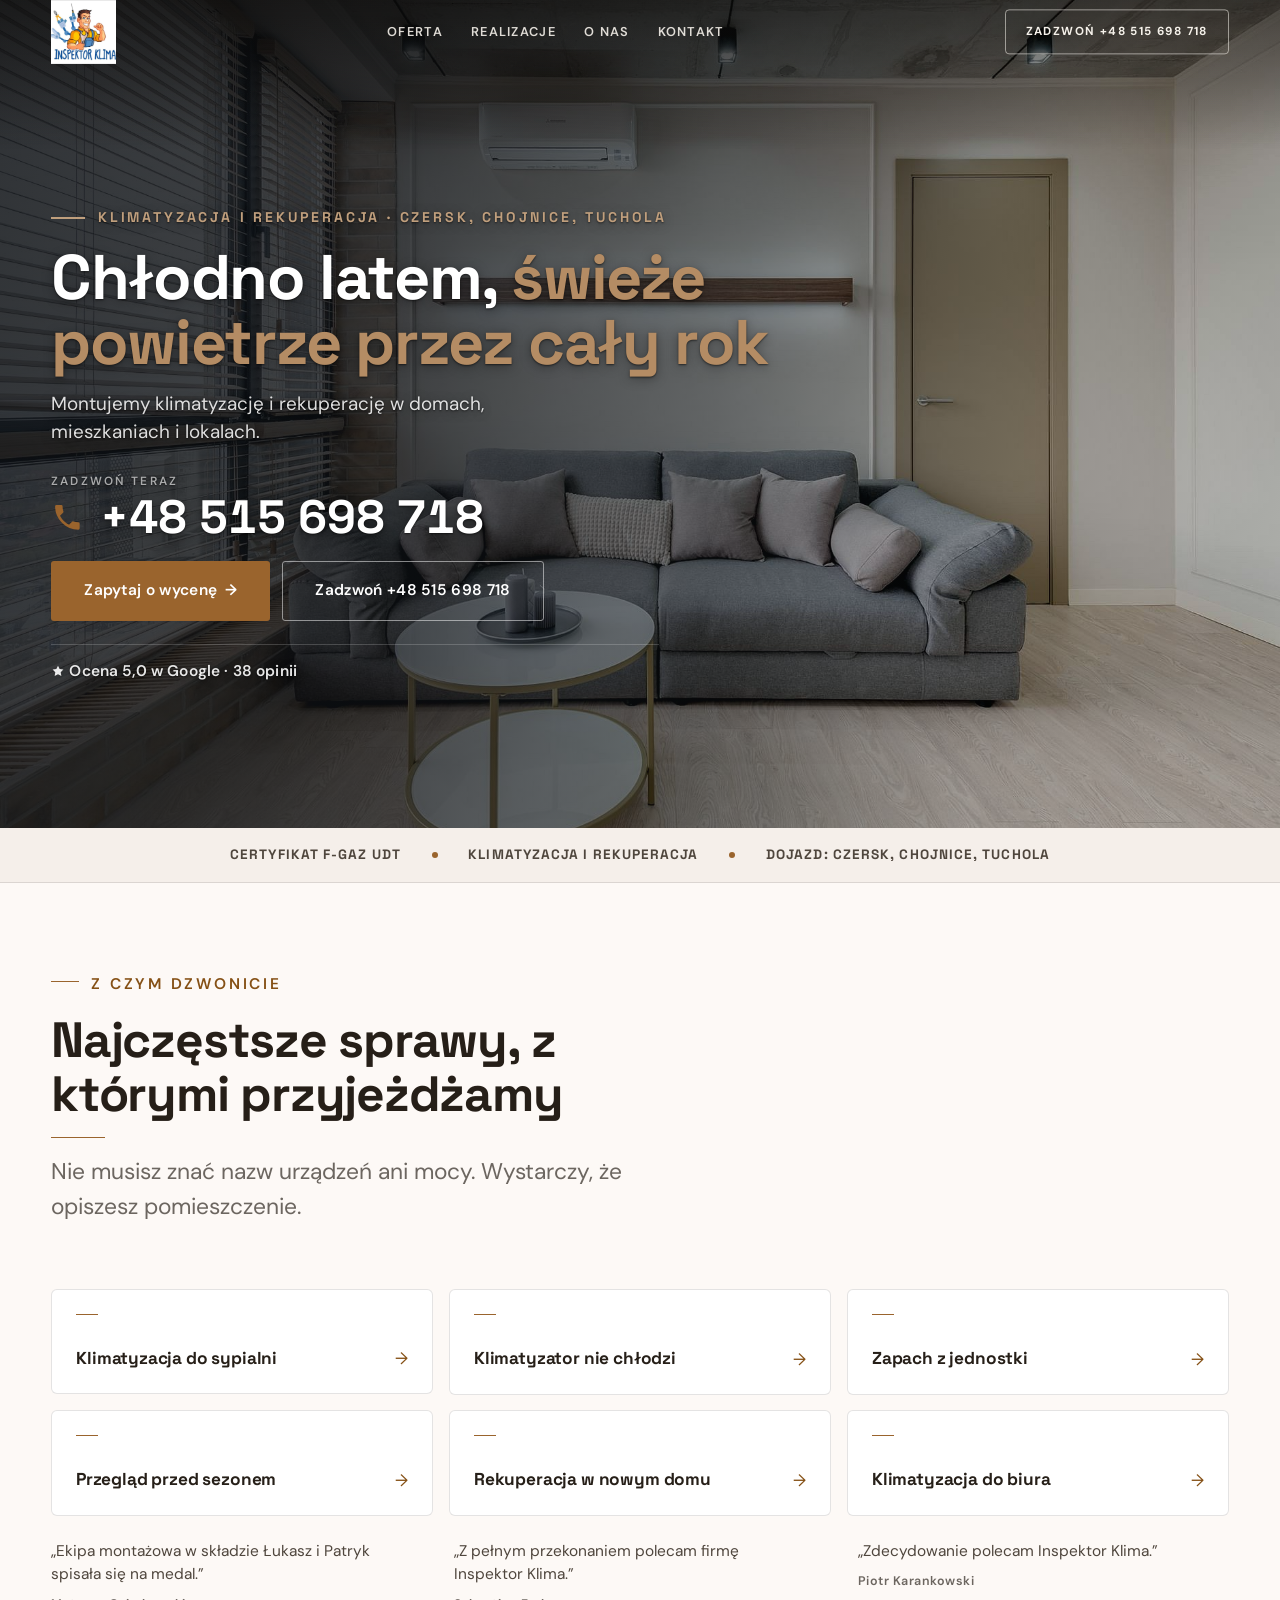
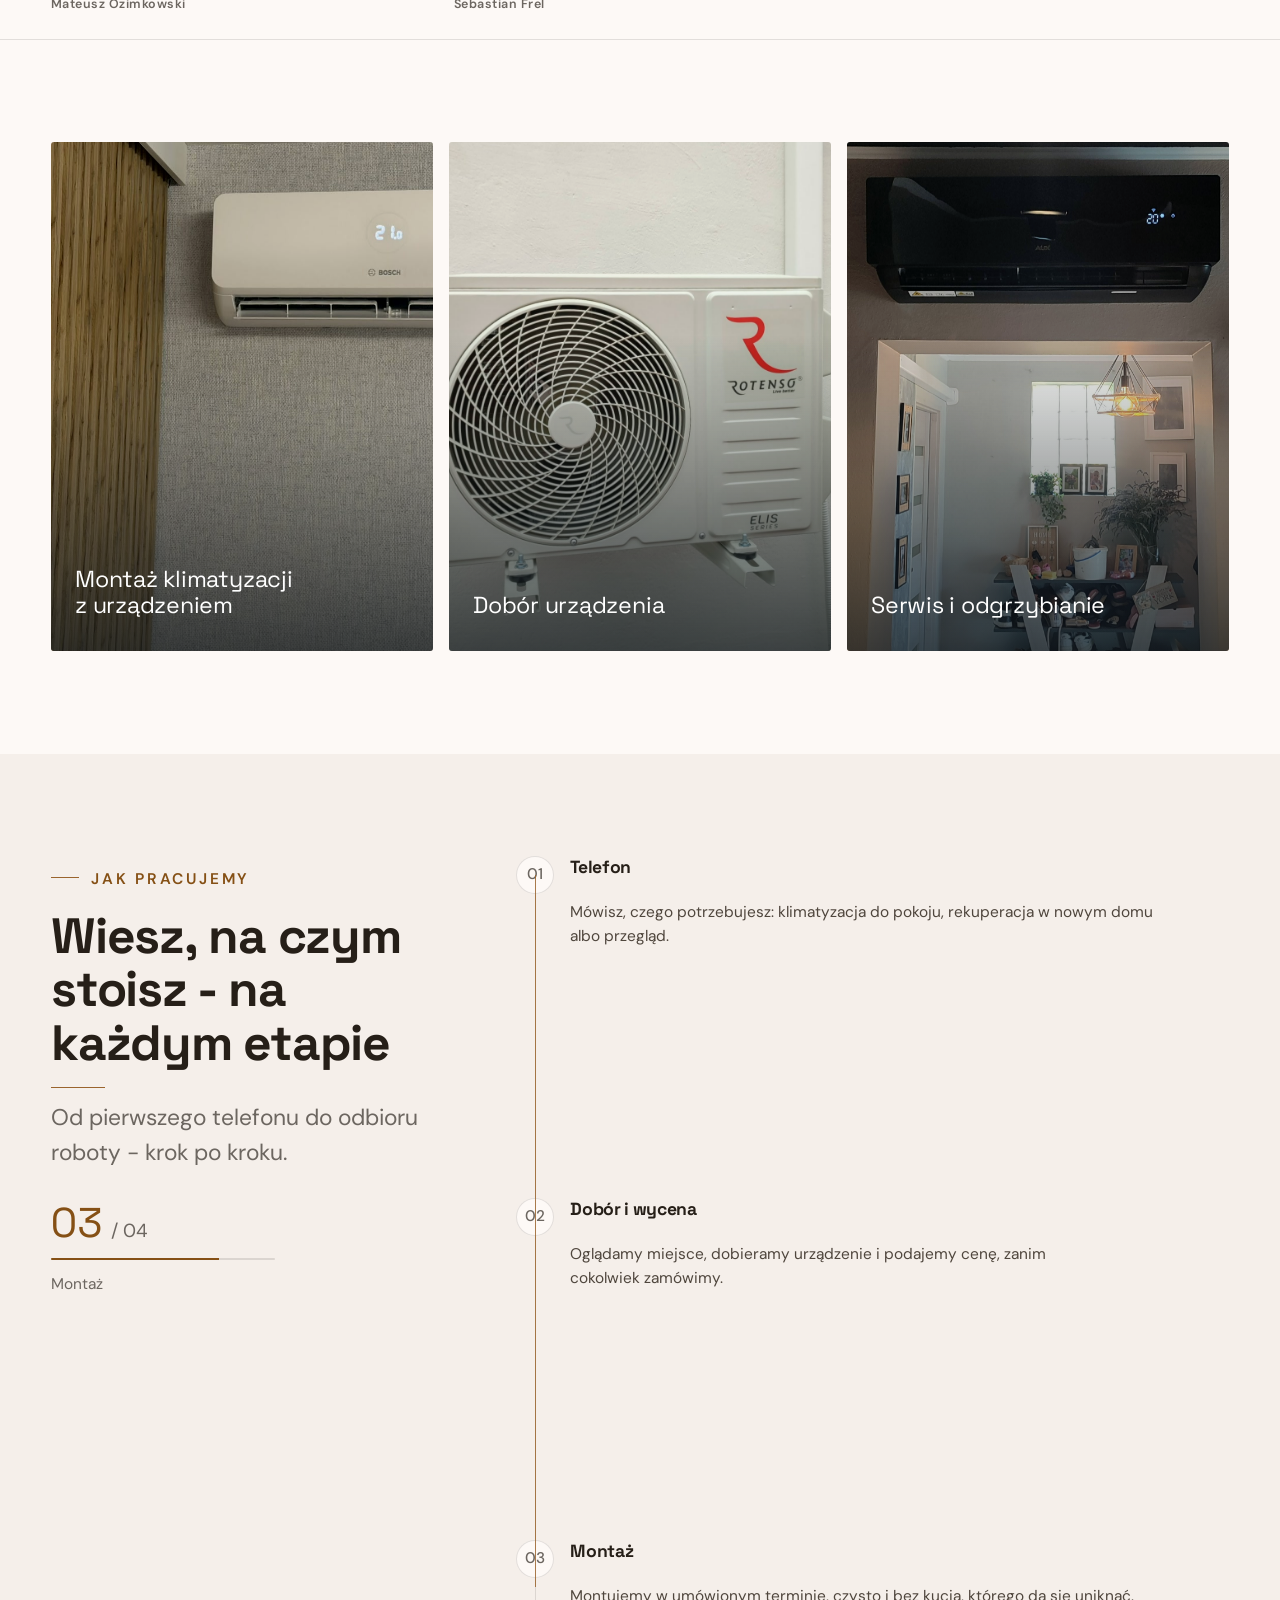
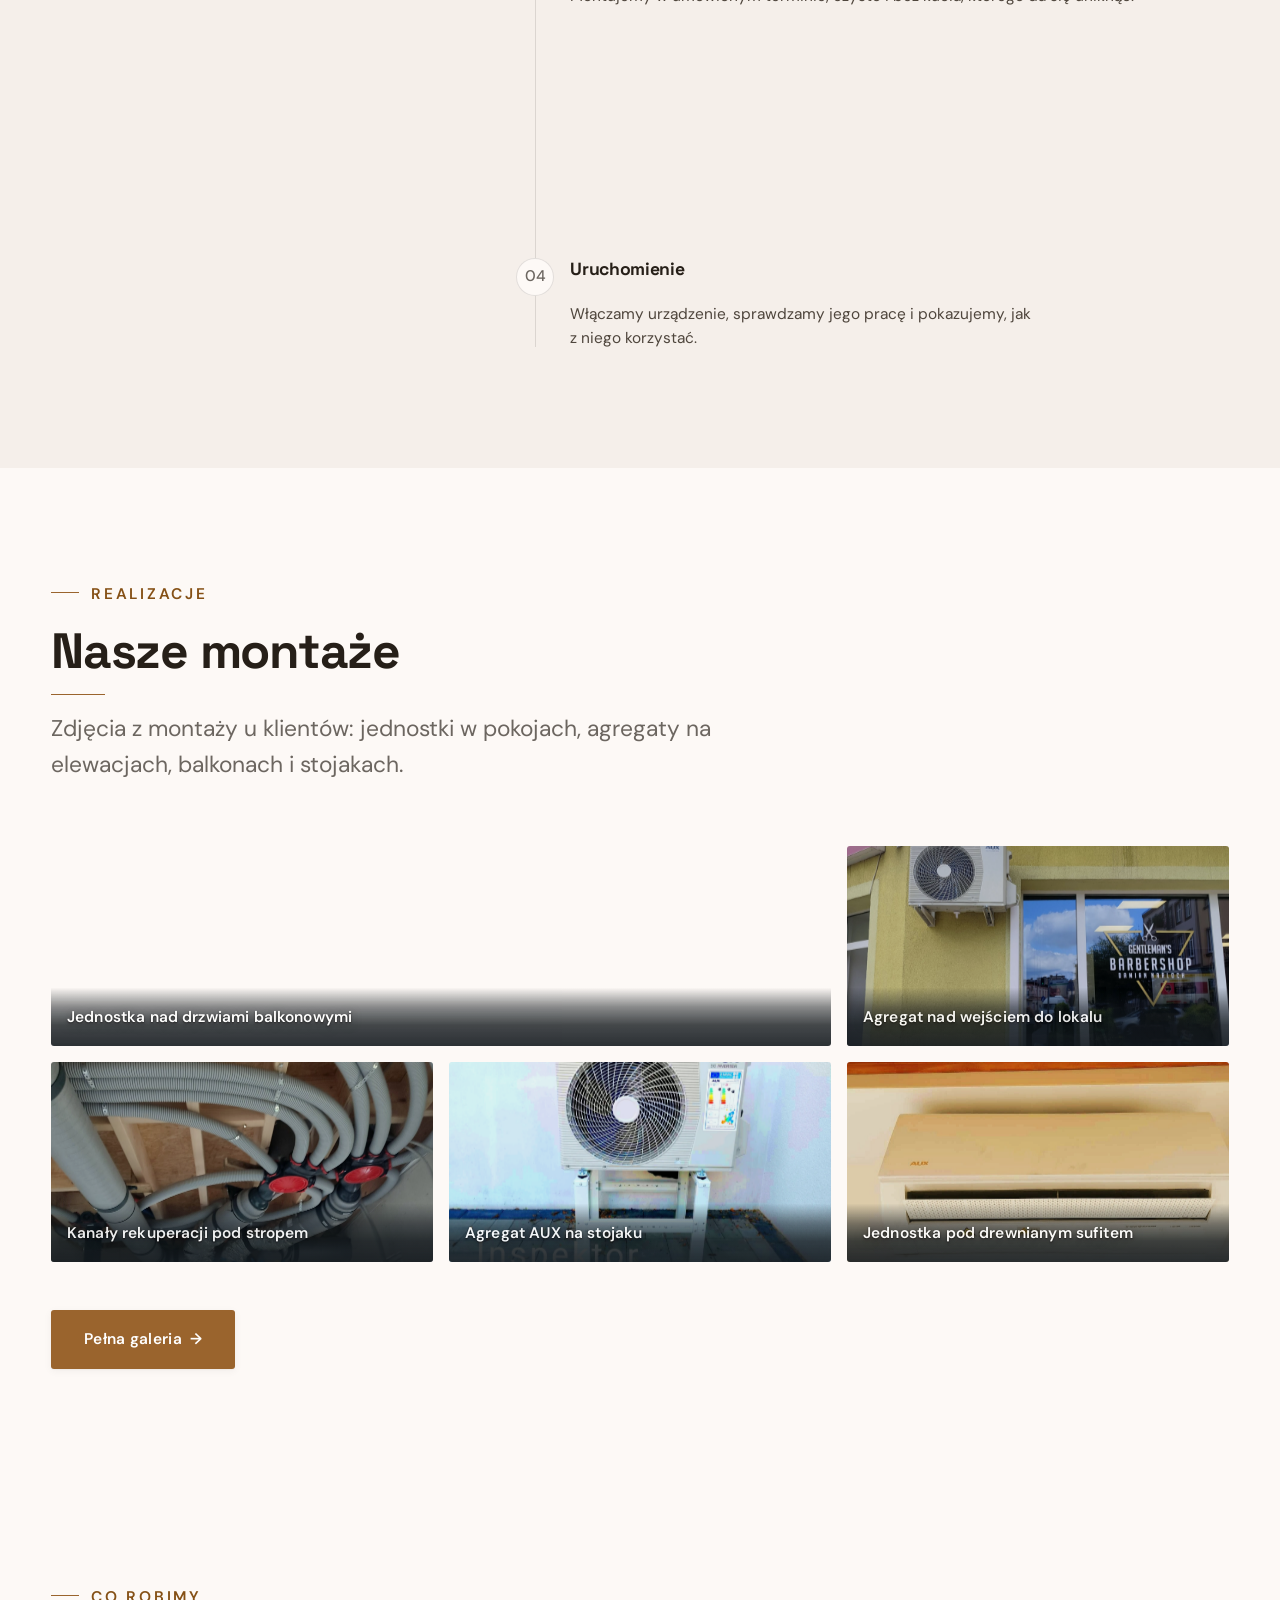
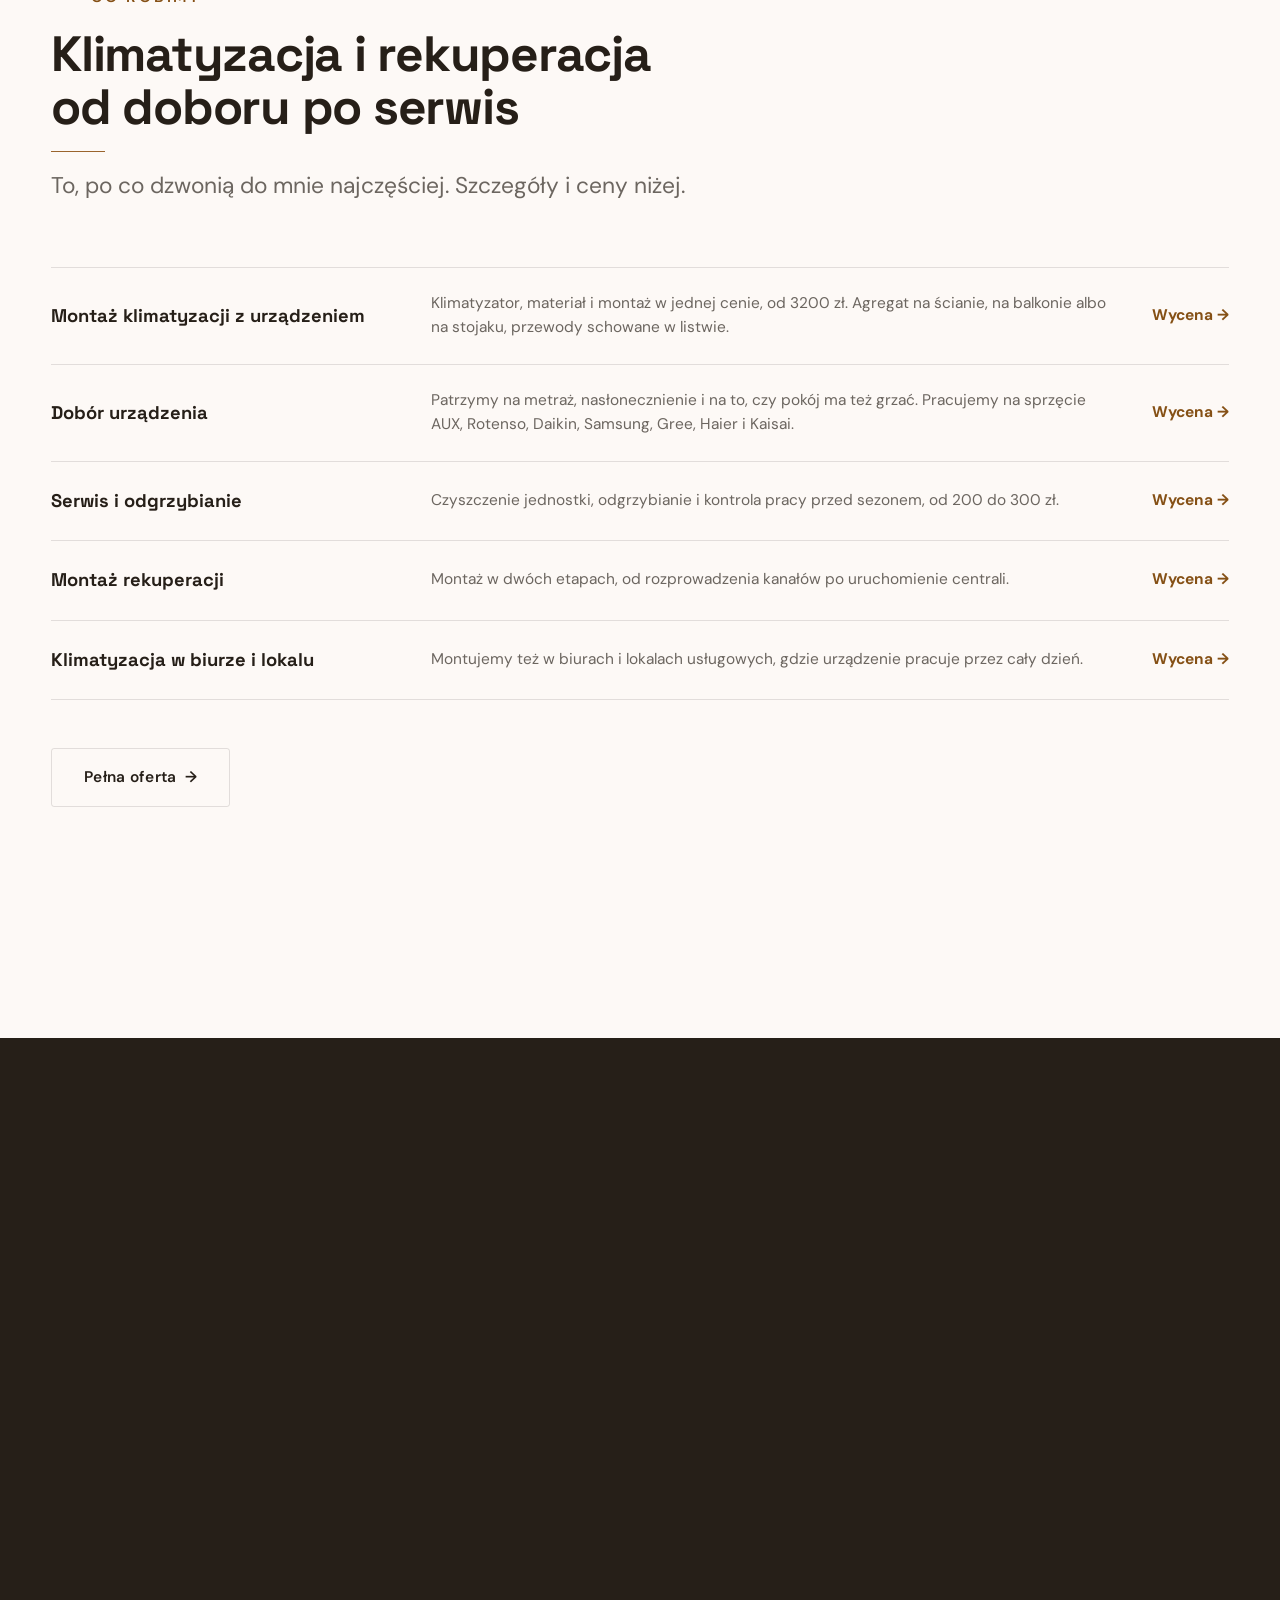
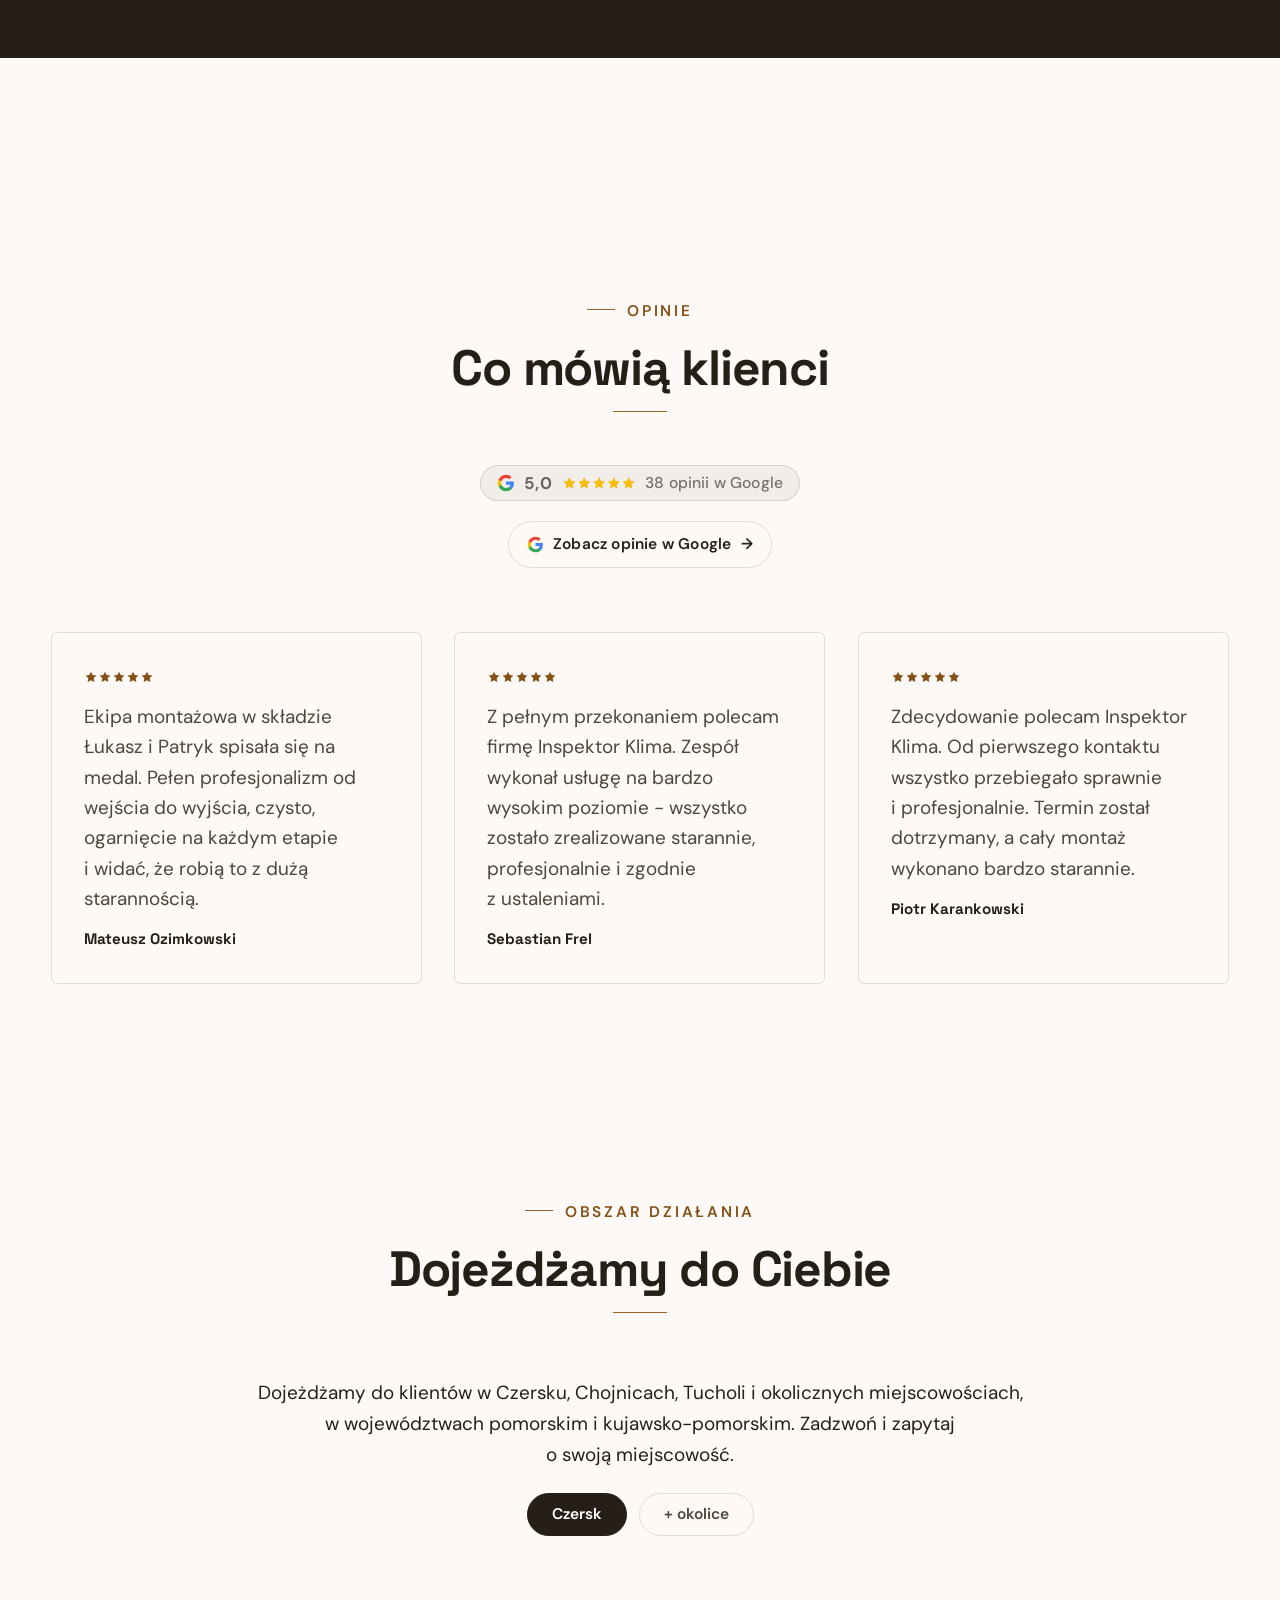
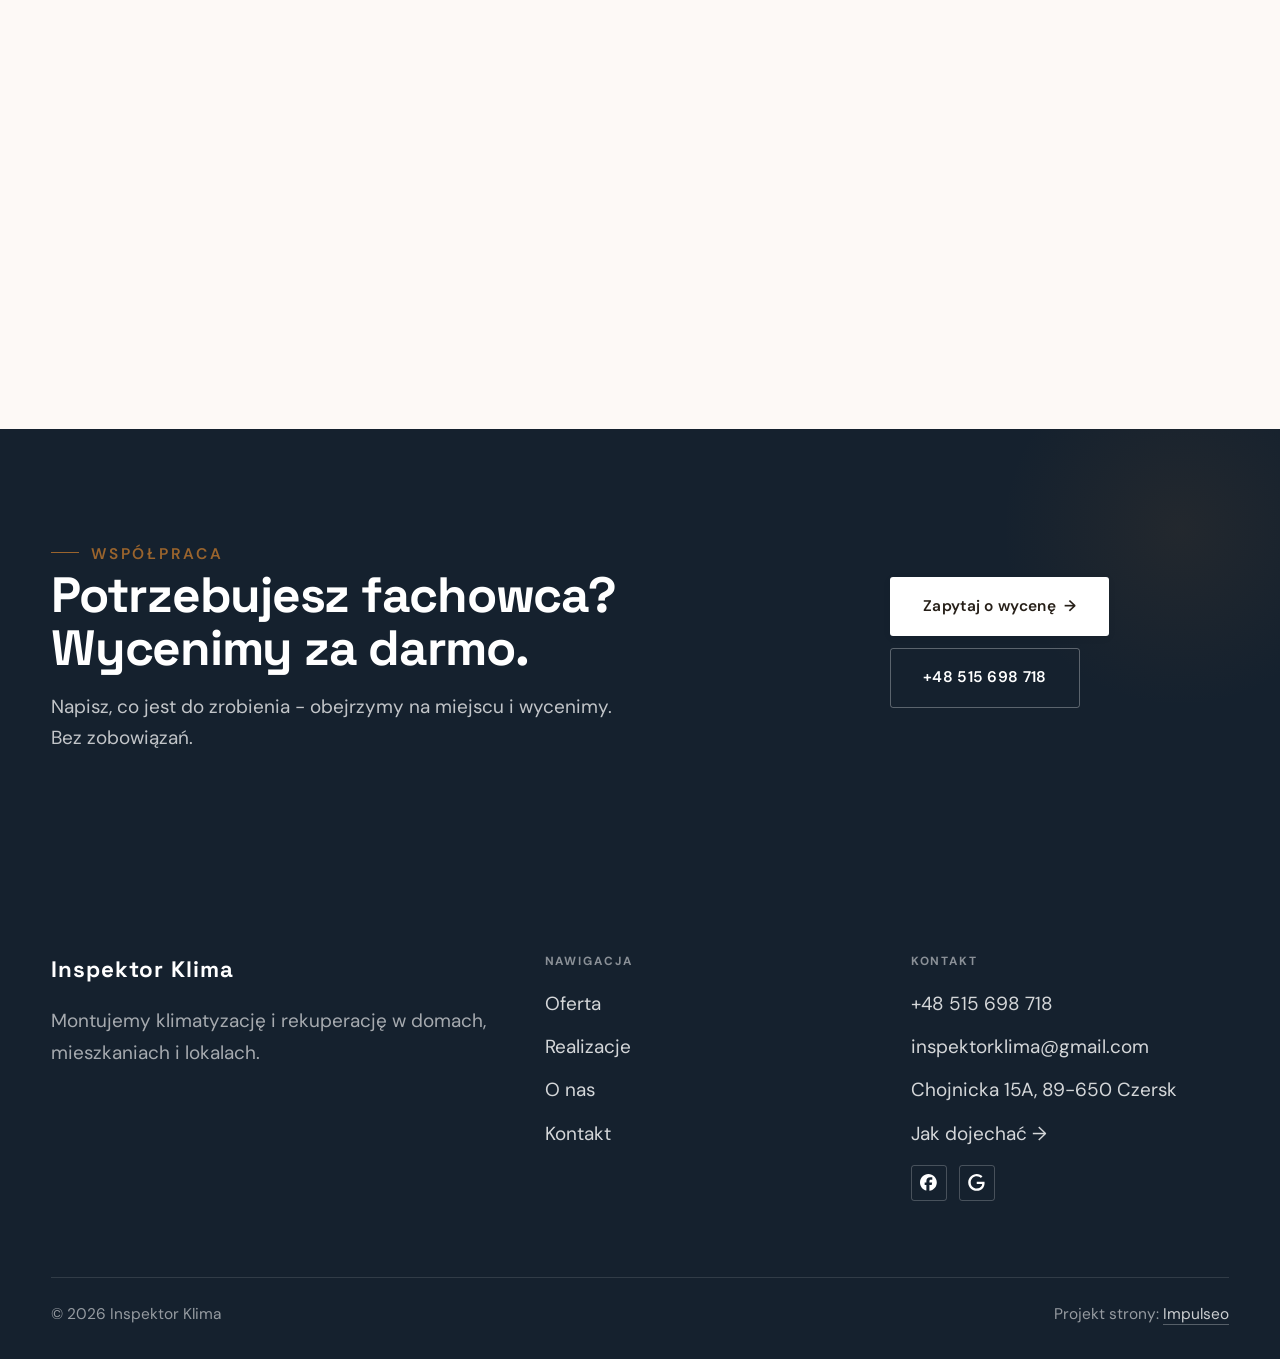
<file: index.html>
<!DOCTYPE html>
<html lang="pl">
<head>
<meta charset="UTF-8">
<meta name="viewport" content="width=device-width, initial-scale=1.0">
<title>Inspektor Klima - Klimatyzacja i rekuperacja · Czersk</title>
<meta name="description" content="Inspektor Klima z Czerska: montaż, serwis i odgrzybianie klimatyzacji oraz montaż rekuperacji. Certyfikat F-gaz UDT, ocena 5,0 w Google. Zadzwoń: 515 698 718.">
<link rel="canonical" href="https://kris20032.github.io/inspektor-klima/">
<meta name="robots" content="noindex, nofollow">
<meta property="og:type" content="website">
<meta property="og:locale" content="pl_PL">
<meta property="og:site_name" content="Inspektor Klima">
<meta property="og:title" content="Inspektor Klima - Klimatyzacja i rekuperacja · Czersk">
<meta property="og:description" content="Inspektor Klima z Czerska: montaż, serwis i odgrzybianie klimatyzacji oraz montaż rekuperacji. Certyfikat F-gaz UDT, ocena 5,0 w Google. Zadzwoń: 515 698 718.">
<meta property="og:url" content="https://kris20032.github.io/inspektor-klima/">
<meta property="og:image" content="https://kris20032.github.io/inspektor-klima/img/og.jpg">
<meta property="og:image:width" content="1200">
<meta property="og:image:height" content="630">
<meta name="twitter:card" content="summary_large_image">
<script type="application/ld+json">{"@context": "https://schema.org", "@type": "LocalBusiness", "name": "Inspektor Klima", "url": "https://kris20032.github.io/inspektor-klima/", "telephone": "+48515698718", "image": "https://kris20032.github.io/inspektor-klima/img/og.jpg", "areaServed": "Czersk", "sameAs": ["https://maps.google.com/?cid=239962691281805106&g_mp=Cidnb29nbGUubWFwcy5wbGFjZXMudjEuUGxhY2VzLlNlYXJjaFRleHQQAhgEIAA", "https://www.facebook.com/KlimaInspektor/"]}</script>
<link rel="preconnect" href="https://fonts.googleapis.com">
<link rel="preconnect" href="https://fonts.gstatic.com" crossorigin>
<link href="https://fonts.googleapis.com/css2?family=Space+Grotesk:wght@500;600;700&family=DM+Sans:opsz,wght@9..40,400;9..40,500;9..40,600&display=swap" rel="stylesheet">
<link rel="stylesheet" href="assets/styles.css?v=a64f9f22">
</head>
<body>

<header class="nav">
  <div class="wrap nav-inner">
    <a class="brand brand-has-logo" href="index.html"><img class="brand-logo" src="img/logo.jpg" alt="Inspektor Klima" width="720" height="713" decoding="async"></a>
    <nav class="nav-links">
      <a href="oferta.html">Oferta</a>
      <a href="realizacje.html">Realizacje</a>
      <a href="o-nas.html">O nas</a>
      <a href="kontakt.html">Kontakt</a>
      <a href="tel:+48515698718" class="btn btn-accent">Zadzwoń +48 515 698 718</a>
    </nav>
    <button class="nav-toggle" aria-label="Menu"><span></span><span></span><span></span></button>
  </div>
</header>

<main>
<section class="hero-fach">
  <img class="hf-photo" src="img/hero.jpg" fetchpriority="high" alt="Inspektor Klima" width="1880" height="1275">
  <div class="hf-panel">
    <div class="hf-inner">
      <span class="hf-kicker">Klimatyzacja i rekuperacja · Czersk, Chojnice, Tuchola</span>
      <h1 class="hf-title">Chłodno latem, <em>świeże powietrze przez cały rok</em></h1>
      <p class="hf-lead">Montujemy klimatyzację i rekuperację w domach, mieszkaniach i lokalach.</p>
      <a class="hf-phone" href="tel:+48515698718"><span class="hf-phone-lab">Zadzwoń teraz</span><span class="hf-phone-num"><svg class="ico-tel" width="16" height="16" viewBox="0 0 24 24" fill="none" aria-hidden="true"><path d="M6.6 10.8a15.5 15.5 0 0 0 6.6 6.6l2.2-2.2a1 1 0 0 1 1-.24 11.4 11.4 0 0 0 3.6.58 1 1 0 0 1 1 1V20a1 1 0 0 1-1 1A17 17 0 0 1 3 4a1 1 0 0 1 1-1h3.5a1 1 0 0 1 1 1c0 1.25.2 2.46.58 3.6a1 1 0 0 1-.25 1l-2.23 2.2Z" fill="currentColor"/></svg> +48 515 698 718</span></a>
      <div class="hf-actions">
        <a href="kontakt.html" class="btn btn-accent">Zapytaj o wycenę <span class="arr">→</span></a>
        <a href="tel:+48515698718" class="btn btn-ghost hf-ghost">Zadzwoń +48 515 698 718</a>
      </div>
      <div class="hf-trust"><svg class="ico-star" width="14" height="14" viewBox="0 0 24 24" style="vertical-align:-2px" aria-hidden="true"><path d="M12 2.8l2.85 5.8 6.4.93-4.63 4.5 1.1 6.37L12 17.4l-5.72 3 1.1-6.37-4.63-4.5 6.4-.93L12 2.8Z" fill="currentColor"/></svg> Ocena 5,0 w Google · 38 opinii</div>
    </div>
  </div>
</section>
<section class="fach-promise">
  <div class="wrap">
    <ul class="fp-row reveal"><li>Certyfikat F-gaz UDT</li><li>Klimatyzacja i rekuperacja</li><li>Dojazd: Czersk, Chojnice, Tuchola</li></ul>
  </div>
</section>
<section class="objawy">
  <div class="wrap">
    <div class="head reveal">
      <span class="eyebrow">Z czym dzwonicie</span>
      <h2>Najczęstsze sprawy, z którymi przyjeżdżamy</h2>
      <p>Nie musisz znać nazw urządzeń ani mocy. Wystarczy, że opiszesz pomieszczenie.</p>
    </div>
    <div class="obj-grid">
      <a class="obj-tile reveal" href="kontakt.html"><span class="ot-row"><span class="ot-name">Klimatyzacja do sypialni</span><span class="ot-arr" aria-hidden="true">→</span></span></a>
      <a class="obj-tile reveal" href="kontakt.html"><span class="ot-row"><span class="ot-name">Klimatyzator nie chłodzi</span><span class="ot-arr" aria-hidden="true">→</span></span></a>
      <a class="obj-tile reveal" href="kontakt.html"><span class="ot-row"><span class="ot-name">Zapach z jednostki</span><span class="ot-arr" aria-hidden="true">→</span></span></a>
      <a class="obj-tile reveal" href="kontakt.html"><span class="ot-row"><span class="ot-name">Przegląd przed sezonem</span><span class="ot-arr" aria-hidden="true">→</span></span></a>
      <a class="obj-tile reveal" href="kontakt.html"><span class="ot-row"><span class="ot-name">Rekuperacja w nowym domu</span><span class="ot-arr" aria-hidden="true">→</span></span></a>
      <a class="obj-tile reveal" href="kontakt.html"><span class="ot-row"><span class="ot-name">Klimatyzacja do biura</span><span class="ot-arr" aria-hidden="true">→</span></span></a>
    </div>
  </div>
</section>
<section class="opinie-mini" aria-label="Opinie klientów">
  <div class="wrap">
    <div class="om-row">
      <div class="om-item reveal"><blockquote>„Ekipa montażowa w składzie Łukasz i Patryk spisała się na medal.”</blockquote><span class="om-autor">Mateusz Ozimkowski</span></div>
      <div class="om-item reveal"><blockquote>„Z pełnym przekonaniem polecam firmę Inspektor Klima.”</blockquote><span class="om-autor">Sebastian Frel</span></div>
      <div class="om-item reveal"><blockquote>„Zdecydowanie polecam Inspektor Klima.”</blockquote><span class="om-autor">Piotr Karankowski</span></div>
    </div>
  </div>
</section>
<section class="gateways-band">
  <div class="wrap">
    <div class="gateways">
      <a href="oferta.html" class="gateway reveal"><img src="img/g1.jpg" alt="Montaż klimatyzacji z urządzeniem" loading="lazy" width="1544" height="1140" decoding="async"><span class="g-ttl">Montaż klimatyzacji z urządzeniem</span></a>
      <a href="oferta.html" class="gateway reveal"><img src="img/g2.jpg" alt="Dobór urządzenia" loading="lazy" width="1944" height="1410" decoding="async"><span class="g-ttl">Dobór urządzenia</span></a>
      <a href="oferta.html" class="gateway reveal"><img src="img/g3.jpg" alt="Serwis i odgrzybianie" loading="lazy" width="1472" height="1990" decoding="async"><span class="g-ttl">Serwis i odgrzybianie</span></a>
    </div>
  </div>
</section>
<section class="proces proces-os fachowcy">
  <div class="wrap proc-grid">
    <div class="proc-side">
      <div class="head reveal">
        <span class="eyebrow">Jak pracujemy</span>
        <h2>Wiesz, na czym stoisz - na każdym etapie</h2>
        <p>Od pierwszego telefonu do odbioru roboty - krok po kroku.</p>
      </div>
      <div class="proc-count" aria-hidden="true"><span class="pc-cur">01</span><span class="pc-all">/ 04</span></div>
      <div class="proc-bar" aria-hidden="true"><i></i></div>
      <p class="proc-now" aria-hidden="true">Telefon</p>
    </div>
    <ol class="proces-line">
      <li class="reveal"><span class="pno">01</span><h3>Telefon</h3><p>Mówisz, czego potrzebujesz: klimatyzacja do pokoju, rekuperacja w nowym domu albo przegląd.</p></li>
      <li class="reveal"><span class="pno">02</span><h3>Dobór i wycena</h3><p>Oglądamy miejsce, dobieramy urządzenie i podajemy cenę, zanim cokolwiek zamówimy.</p></li>
      <li class="reveal"><span class="pno">03</span><h3>Montaż</h3><p>Montujemy w umówionym terminie, czysto i bez kucia, którego da się uniknąć.</p></li>
      <li class="reveal"><span class="pno">04</span><h3>Uruchomienie</h3><p>Włączamy urządzenie, sprawdzamy jego pracę i pokazujemy, jak z niego korzystać.</p></li>
    </ol>
  </div>
</section>
<section>
  <div class="wrap">
    <div class="head reveal">
      <span class="eyebrow">Realizacje</span>
      <h2>Nasze montaże</h2>
      <p>Zdjęcia z montaży u klientów: jednostki w pokojach, agregaty na elewacjach, balkonach i stojakach.</p>
    </div>
    <div class="gallery">
      <div class="tile t-two3 reveal"><img src="img/g4.jpg" alt="Jednostka nad drzwiami balkonowymi" loading="lazy" width="1996" height="1480" decoding="async"><div class="cap">Jednostka nad drzwiami balkonowymi</div></div>
      <div class="tile t-third reveal"><img src="img/g5.jpg" alt="Agregat nad wejściem do lokalu" loading="lazy" width="1984" height="1464" decoding="async"><div class="cap">Agregat nad wejściem do lokalu</div></div>
      <div class="tile t-third reveal"><img src="img/g6.jpg" alt="Kanały rekuperacji pod stropem" loading="lazy" width="1514" height="1484" decoding="async"><div class="cap">Kanały rekuperacji pod stropem</div></div>
      <div class="tile t-third reveal"><img src="img/g7.jpg" alt="Agregat AUX na stojaku" loading="lazy" width="1778" height="1320" decoding="async"><div class="cap">Agregat AUX na stojaku</div></div>
      <div class="tile t-third reveal"><img src="img/g8.jpg" alt="Jednostka pod drewnianym sufitem" loading="lazy" width="1824" height="760" decoding="async"><div class="cap">Jednostka pod drewnianym sufitem</div></div>
    </div>
    <div style="margin-top:var(--space-7)" class="reveal"><a href="realizacje.html" class="btn btn-accent">Pełna galeria <span class="arr">→</span></a></div>
  </div>
</section>
<section class="fach-uslugi">
  <div class="wrap">
    <div class="head reveal">
      <span class="eyebrow">Co robimy</span>
      <h2>Klimatyzacja i rekuperacja od doboru po serwis</h2>
      <p>To, po co dzwonią do mnie najczęściej. Szczegóły i ceny niżej.</p>
    </div>
    <ul class="fu-list">
      <li class="fu-row reveal"><div class="fu-name">Montaż klimatyzacji z urządzeniem</div><div class="fu-desc">Klimatyzator, materiał i montaż w jednej cenie, od 3200 zł. Agregat na ścianie, na balkonie albo na stojaku, przewody schowane w listwie.</div><a class="fu-cta" href="kontakt.html">Wycena <span class="arr">→</span></a></li>
      <li class="fu-row reveal"><div class="fu-name">Dobór urządzenia</div><div class="fu-desc">Patrzymy na metraż, nasłonecznienie i na to, czy pokój ma też grzać. Pracujemy na sprzęcie AUX, Rotenso, Daikin, Samsung, Gree, Haier i Kaisai.</div><a class="fu-cta" href="kontakt.html">Wycena <span class="arr">→</span></a></li>
      <li class="fu-row reveal"><div class="fu-name">Serwis i odgrzybianie</div><div class="fu-desc">Czyszczenie jednostki, odgrzybianie i kontrola pracy przed sezonem, od 200 do 300 zł.</div><a class="fu-cta" href="kontakt.html">Wycena <span class="arr">→</span></a></li>
      <li class="fu-row reveal"><div class="fu-name">Montaż rekuperacji</div><div class="fu-desc">Montaż w dwóch etapach, od rozprowadzenia kanałów po uruchomienie centrali.</div><a class="fu-cta" href="kontakt.html">Wycena <span class="arr">→</span></a></li>
      <li class="fu-row reveal"><div class="fu-name">Klimatyzacja w biurze i lokalu</div><div class="fu-desc">Montujemy też w biurach i lokalach usługowych, gdzie urządzenie pracuje przez cały dzień.</div><a class="fu-cta" href="kontakt.html">Wycena <span class="arr">→</span></a></li>
    </ul>
    <div style="margin-top:var(--space-7)" class="reveal"><a href="oferta.html" class="btn btn-ghost">Pełna oferta <span class="arr">→</span></a></div>
  </div>
</section>
<section class="stopklatka" aria-hidden="true">
  <div class="stk-bg" style="background-image:url(img/g9.jpg)"></div>
</section>
<section class="opinie">
  <div class="wrap">
    <div class="head center reveal">
      <span class="eyebrow">Opinie</span>
      <h2>Co mówią klienci</h2>
    </div>
    <p class="op-meta reveal"><span class="g-badge"><svg class="gb-ico" viewBox="0 0 24 24" width="18" height="18" aria-hidden="true"><path fill="#4285F4" d="M22.56 12.25c0-.78-.07-1.53-.2-2.25H12v4.26h5.92c-.26 1.37-1.04 2.53-2.21 3.31v2.77h3.57c2.08-1.92 3.28-4.74 3.28-8.09z"/><path fill="#34A853" d="M12 23c2.97 0 5.46-.98 7.28-2.66l-3.57-2.77c-.98.66-2.23 1.06-3.71 1.06-2.86 0-5.29-1.93-6.16-4.53H2.18v2.84C3.99 20.53 7.7 23 12 23z"/><path fill="#FBBC05" d="M5.84 14.09c-.22-.66-.35-1.36-.35-2.09s.13-1.43.35-2.09V7.07H2.18C1.43 8.55 1 10.22 1 12s.43 3.45 1.18 4.93l2.85-2.22.81-.62z"/><path fill="#EA4335" d="M12 5.38c1.62 0 3.06.56 4.21 1.64l3.15-3.15C17.45 2.09 14.97 1 12 1 7.7 1 3.99 3.47 2.18 7.07l3.66 2.84c.87-2.6 3.3-4.53 6.16-4.53z"/></svg><b class="gb-ocena">5,0</b><svg class="gb-stars" viewBox="0 0 90 18" width="74" height="14.8" aria-hidden="true"><g fill="currentColor" opacity=".26"><path transform="translate(0,0)" d="M9 1.6l2.2 4.46 4.92.72-3.56 3.47.84 4.9L9 12.74l-4.4 2.31.84-4.9L1.88 6.68l4.92-.72L9 1.6Z"/><path transform="translate(18,0)" d="M9 1.6l2.2 4.46 4.92.72-3.56 3.47.84 4.9L9 12.74l-4.4 2.31.84-4.9L1.88 6.68l4.92-.72L9 1.6Z"/><path transform="translate(36,0)" d="M9 1.6l2.2 4.46 4.92.72-3.56 3.47.84 4.9L9 12.74l-4.4 2.31.84-4.9L1.88 6.68l4.92-.72L9 1.6Z"/><path transform="translate(54,0)" d="M9 1.6l2.2 4.46 4.92.72-3.56 3.47.84 4.9L9 12.74l-4.4 2.31.84-4.9L1.88 6.68l4.92-.72L9 1.6Z"/><path transform="translate(72,0)" d="M9 1.6l2.2 4.46 4.92.72-3.56 3.47.84 4.9L9 12.74l-4.4 2.31.84-4.9L1.88 6.68l4.92-.72L9 1.6Z"/></g><clipPath id="gs1000"><rect x="0" y="0" width="90.0" height="18"/></clipPath><g fill="#FBBC04" clip-path="url(#gs1000)"><path transform="translate(0,0)" d="M9 1.6l2.2 4.46 4.92.72-3.56 3.47.84 4.9L9 12.74l-4.4 2.31.84-4.9L1.88 6.68l4.92-.72L9 1.6Z"/><path transform="translate(18,0)" d="M9 1.6l2.2 4.46 4.92.72-3.56 3.47.84 4.9L9 12.74l-4.4 2.31.84-4.9L1.88 6.68l4.92-.72L9 1.6Z"/><path transform="translate(36,0)" d="M9 1.6l2.2 4.46 4.92.72-3.56 3.47.84 4.9L9 12.74l-4.4 2.31.84-4.9L1.88 6.68l4.92-.72L9 1.6Z"/><path transform="translate(54,0)" d="M9 1.6l2.2 4.46 4.92.72-3.56 3.47.84 4.9L9 12.74l-4.4 2.31.84-4.9L1.88 6.68l4.92-.72L9 1.6Z"/><path transform="translate(72,0)" d="M9 1.6l2.2 4.46 4.92.72-3.56 3.47.84 4.9L9 12.74l-4.4 2.31.84-4.9L1.88 6.68l4.92-.72L9 1.6Z"/></g></svg><span class="gb-txt">38 opinii w Google</span></span></p>
    <p class="op-meta reveal"><a class="op-google" href="https://maps.google.com/?cid=239962691281805106&amp;g_mp=Cidnb29nbGUubWFwcy5wbGFjZXMudjEuUGxhY2VzLlNlYXJjaFRleHQQAhgEIAA" target="_blank" rel="noopener"><svg class="op-g-ico" viewBox="0 0 24 24" width="17" height="17" aria-hidden="true"><path fill="#4285F4" d="M22.56 12.25c0-.78-.07-1.53-.2-2.25H12v4.26h5.92c-.26 1.37-1.04 2.53-2.21 3.31v2.77h3.57c2.08-1.92 3.28-4.74 3.28-8.09z"/><path fill="#34A853" d="M12 23c2.97 0 5.46-.98 7.28-2.66l-3.57-2.77c-.98.66-2.23 1.06-3.71 1.06-2.86 0-5.29-1.93-6.16-4.53H2.18v2.84C3.99 20.53 7.7 23 12 23z"/><path fill="#FBBC05" d="M5.84 14.09c-.22-.66-.35-1.36-.35-2.09s.13-1.43.35-2.09V7.07H2.18C1.43 8.55 1 10.22 1 12s.43 3.45 1.18 4.93l2.85-2.22.81-.62z"/><path fill="#EA4335" d="M12 5.38c1.62 0 3.06.56 4.21 1.64l3.15-3.15C17.45 2.09 14.97 1 12 1 7.7 1 3.99 3.47 2.18 7.07l3.66 2.84c.87-2.6 3.3-4.53 6.16-4.53z"/></svg><span>Zobacz opinie w Google</span><span class="arr">→</span></a></p>
    <div class="opinie-grid">
      <figure class="op-card reveal"><span class="op-star"><svg class="ico-star" width="14" height="14" viewBox="0 0 24 24" style="vertical-align:-2px" aria-hidden="true"><path d="M12 2.8l2.85 5.8 6.4.93-4.63 4.5 1.1 6.37L12 17.4l-5.72 3 1.1-6.37-4.63-4.5 6.4-.93L12 2.8Z" fill="currentColor"/></svg><svg class="ico-star" width="14" height="14" viewBox="0 0 24 24" style="vertical-align:-2px" aria-hidden="true"><path d="M12 2.8l2.85 5.8 6.4.93-4.63 4.5 1.1 6.37L12 17.4l-5.72 3 1.1-6.37-4.63-4.5 6.4-.93L12 2.8Z" fill="currentColor"/></svg><svg class="ico-star" width="14" height="14" viewBox="0 0 24 24" style="vertical-align:-2px" aria-hidden="true"><path d="M12 2.8l2.85 5.8 6.4.93-4.63 4.5 1.1 6.37L12 17.4l-5.72 3 1.1-6.37-4.63-4.5 6.4-.93L12 2.8Z" fill="currentColor"/></svg><svg class="ico-star" width="14" height="14" viewBox="0 0 24 24" style="vertical-align:-2px" aria-hidden="true"><path d="M12 2.8l2.85 5.8 6.4.93-4.63 4.5 1.1 6.37L12 17.4l-5.72 3 1.1-6.37-4.63-4.5 6.4-.93L12 2.8Z" fill="currentColor"/></svg><svg class="ico-star" width="14" height="14" viewBox="0 0 24 24" style="vertical-align:-2px" aria-hidden="true"><path d="M12 2.8l2.85 5.8 6.4.93-4.63 4.5 1.1 6.37L12 17.4l-5.72 3 1.1-6.37-4.63-4.5 6.4-.93L12 2.8Z" fill="currentColor"/></svg></span><blockquote>Ekipa montażowa w składzie Łukasz i Patryk spisała się na medal. Pełen profesjonalizm od wejścia do wyjścia, czysto, ogarnięcie na każdym etapie i widać, że robią to z dużą starannością.</blockquote><span class="op-autor">Mateusz Ozimkowski</span></figure>
      <figure class="op-card reveal"><span class="op-star"><svg class="ico-star" width="14" height="14" viewBox="0 0 24 24" style="vertical-align:-2px" aria-hidden="true"><path d="M12 2.8l2.85 5.8 6.4.93-4.63 4.5 1.1 6.37L12 17.4l-5.72 3 1.1-6.37-4.63-4.5 6.4-.93L12 2.8Z" fill="currentColor"/></svg><svg class="ico-star" width="14" height="14" viewBox="0 0 24 24" style="vertical-align:-2px" aria-hidden="true"><path d="M12 2.8l2.85 5.8 6.4.93-4.63 4.5 1.1 6.37L12 17.4l-5.72 3 1.1-6.37-4.63-4.5 6.4-.93L12 2.8Z" fill="currentColor"/></svg><svg class="ico-star" width="14" height="14" viewBox="0 0 24 24" style="vertical-align:-2px" aria-hidden="true"><path d="M12 2.8l2.85 5.8 6.4.93-4.63 4.5 1.1 6.37L12 17.4l-5.72 3 1.1-6.37-4.63-4.5 6.4-.93L12 2.8Z" fill="currentColor"/></svg><svg class="ico-star" width="14" height="14" viewBox="0 0 24 24" style="vertical-align:-2px" aria-hidden="true"><path d="M12 2.8l2.85 5.8 6.4.93-4.63 4.5 1.1 6.37L12 17.4l-5.72 3 1.1-6.37-4.63-4.5 6.4-.93L12 2.8Z" fill="currentColor"/></svg><svg class="ico-star" width="14" height="14" viewBox="0 0 24 24" style="vertical-align:-2px" aria-hidden="true"><path d="M12 2.8l2.85 5.8 6.4.93-4.63 4.5 1.1 6.37L12 17.4l-5.72 3 1.1-6.37-4.63-4.5 6.4-.93L12 2.8Z" fill="currentColor"/></svg></span><blockquote>Z pełnym przekonaniem polecam firmę Inspektor Klima. Zespół wykonał usługę na bardzo wysokim poziomie - wszystko zostało zrealizowane starannie, profesjonalnie i zgodnie z ustaleniami.</blockquote><span class="op-autor">Sebastian Frel</span></figure>
      <figure class="op-card reveal"><span class="op-star"><svg class="ico-star" width="14" height="14" viewBox="0 0 24 24" style="vertical-align:-2px" aria-hidden="true"><path d="M12 2.8l2.85 5.8 6.4.93-4.63 4.5 1.1 6.37L12 17.4l-5.72 3 1.1-6.37-4.63-4.5 6.4-.93L12 2.8Z" fill="currentColor"/></svg><svg class="ico-star" width="14" height="14" viewBox="0 0 24 24" style="vertical-align:-2px" aria-hidden="true"><path d="M12 2.8l2.85 5.8 6.4.93-4.63 4.5 1.1 6.37L12 17.4l-5.72 3 1.1-6.37-4.63-4.5 6.4-.93L12 2.8Z" fill="currentColor"/></svg><svg class="ico-star" width="14" height="14" viewBox="0 0 24 24" style="vertical-align:-2px" aria-hidden="true"><path d="M12 2.8l2.85 5.8 6.4.93-4.63 4.5 1.1 6.37L12 17.4l-5.72 3 1.1-6.37-4.63-4.5 6.4-.93L12 2.8Z" fill="currentColor"/></svg><svg class="ico-star" width="14" height="14" viewBox="0 0 24 24" style="vertical-align:-2px" aria-hidden="true"><path d="M12 2.8l2.85 5.8 6.4.93-4.63 4.5 1.1 6.37L12 17.4l-5.72 3 1.1-6.37-4.63-4.5 6.4-.93L12 2.8Z" fill="currentColor"/></svg><svg class="ico-star" width="14" height="14" viewBox="0 0 24 24" style="vertical-align:-2px" aria-hidden="true"><path d="M12 2.8l2.85 5.8 6.4.93-4.63 4.5 1.1 6.37L12 17.4l-5.72 3 1.1-6.37-4.63-4.5 6.4-.93L12 2.8Z" fill="currentColor"/></svg></span><blockquote>Zdecydowanie polecam Inspektor Klima. Od pierwszego kontaktu wszystko przebiegało sprawnie i profesjonalnie. Termin został dotrzymany, a cały montaż wykonano bardzo starannie.</blockquote><span class="op-autor">Piotr Karankowski</span></figure>
    </div>
  </div>
</section>
<section class="obszar">
  <div class="wrap">
    <div class="head center reveal">
      <span class="eyebrow">Obszar działania</span>
      <h2>Dojeżdżamy do Ciebie</h2>
    </div>
    <p class="obszar-txt reveal" style="text-align:center;max-width:60ch;margin:0 auto 1.4rem">Dojeżdżamy do klientów w Czersku, Chojnicach, Tucholi i okolicznych miejscowościach, w województwach pomorskim i kujawsko-pomorskim. Zadzwoń i zapytaj o swoją miejscowość.</p>
    <ul class="obszar-list reveal"><li class="is-home">Czersk</li><li>+ okolice</li></ul>
    <div class="obszar-mapa reveal" style="margin-top:var(--space-7)">
      <iframe title="Obszar działania - Czersk i okolice" src="https://maps.google.com/maps?q=53.7948826%2C17.9656628&amp;z=11&amp;output=embed" loading="lazy" referrerpolicy="no-referrer-when-downgrade" style="width:100%;height:clamp(280px,38vh,420px);border:0;display:block;border-radius:var(--r-md)"></iframe>
    </div>
  </div>
</section>
<section class="cta">
  <div class="wrap">
    <div class="reveal">
      <span class="eyebrow">Współpraca</span>
      <h2>Potrzebujesz fachowca? Wycenimy za darmo.</h2>
      <p>Napisz, co jest do zrobienia - obejrzymy na miejscu i wycenimy. Bez zobowiązań.</p>
    </div>
    <div class="cta-actions reveal">
      <a href="kontakt.html" class="btn btn-light">Zapytaj o wycenę <span class="arr">→</span></a>
      <a href="tel:+48515698718" class="btn btn-ghost btn-ghost-cta">+48 515 698 718</a>
    </div>
  </div>
</section>
</main>

<footer>
  <div class="wrap">
    <div class="foot-grid">
      <div class="foot-brand">
        <div class="name">Inspektor Klima</div>
        <p>Montujemy klimatyzację i rekuperację w domach, mieszkaniach i lokalach.</p>
      </div>
      <div class="foot-col">
        <h4>Nawigacja</h4>
        <a href="oferta.html">Oferta</a>
        <a href="realizacje.html">Realizacje</a>
        <a href="o-nas.html">O nas</a>
        <a href="kontakt.html">Kontakt</a>
      </div>
      <div class="foot-col">
        <h4>Kontakt</h4>
        <a href="tel:+48515698718">+48 515 698 718</a>
        <a href="mailto:inspektorklima@gmail.com">inspektorklima@gmail.com</a>
        <p>Chojnicka 15A, 89-650 Czersk</p>
        <a href="https://maps.google.com/?cid=239962691281805106&g_mp=Cidnb29nbGUubWFwcy5wbGFjZXMudjEuUGxhY2VzLlNlYXJjaFRleHQQAhgEIAA" target="_blank" rel="noopener">Jak dojechać →</a>
      <div class="foot-soc">
        <a class="soc" href="https://www.facebook.com/KlimaInspektor/" target="_blank" rel="noopener" aria-label="Facebook - Inspektor Klima"><svg viewBox="0 0 24 24" aria-hidden="true" focusable="false"><path d="M9.101 23.691v-7.98H6.627v-3.667h2.474v-1.58c0-4.085 1.848-5.978 5.858-5.978.401 0 .955.042 1.468.103a8.68 8.68 0 0 1 1.141.195v3.325a8.623 8.623 0 0 0-.653-.036 26.805 26.805 0 0 0-.733-.009c-.707 0-1.259.096-1.675.309a1.686 1.686 0 0 0-.679.622c-.258.42-.374.995-.374 1.752v1.297h3.919l-.386 2.103-.287 1.564h-3.246v8.245C19.396 23.238 24 18.179 24 12.044c0-6.627-5.373-12-12-12s-12 5.373-12 12c0 5.628 3.874 10.35 9.101 11.647Z" fill="currentColor"/></svg></a>
        <a class="soc" href="https://maps.google.com/?cid=239962691281805106&g_mp=Cidnb29nbGUubWFwcy5wbGFjZXMudjEuUGxhY2VzLlNlYXJjaFRleHQQAhgEIAA" target="_blank" rel="noopener" aria-label="Google - Inspektor Klima"><svg viewBox="0 0 24 24" aria-hidden="true" focusable="false"><path d="M12.48 10.92v3.28h7.84c-.24 1.84-.853 3.187-1.787 4.133-1.147 1.147-2.933 2.4-6.053 2.4-4.827 0-8.6-3.893-8.6-8.72s3.773-8.72 8.6-8.72c2.6 0 4.507 1.027 5.907 2.347l2.307-2.307C18.747 1.44 16.133 0 12.48 0 5.867 0 .307 5.387.307 12s5.56 12 12.173 12c3.573 0 6.267-1.173 8.373-3.36 2.16-2.16 2.84-5.213 2.84-7.667 0-.76-.053-1.467-.173-2.053H12.48z" fill="currentColor"/></svg></a>
      </div>
      </div>
    </div>
    <div class="foot-bot">
      <span>© 2026 Inspektor Klima</span>
      <span>Projekt strony: <a class="foot-credit" href="https://impulseo.pl" target="_blank" rel="noopener">Impulseo</a></span>
    </div>
  </div>
</footer>
<div class="sticky-call"><a class="sc-call" href="tel:+48515698718"><svg class="ico-tel" width="16" height="16" viewBox="0 0 24 24" fill="none" aria-hidden="true"><path d="M6.6 10.8a15.5 15.5 0 0 0 6.6 6.6l2.2-2.2a1 1 0 0 1 1-.24 11.4 11.4 0 0 0 3.6.58 1 1 0 0 1 1 1V20a1 1 0 0 1-1 1A17 17 0 0 1 3 4a1 1 0 0 1 1-1h3.5a1 1 0 0 1 1 1c0 1.25.2 2.46.58 3.6a1 1 0 0 1-.25 1l-2.23 2.2Z" fill="currentColor"/></svg> Zadzwoń</a><a class="sc-quote" href="kontakt.html">Zapytaj o wycenę</a></div>
<div class="demo-wazne" data-do="2026-11-15" data-cykl="3" hidden><svg class="dw-ico" width="13" height="13" viewBox="0 0 24 24" fill="none" aria-hidden="true"><circle cx="12" cy="12" r="8.6" stroke="currentColor" stroke-width="1.8"/><path d="M12 7.2V12l3.3 2" stroke="currentColor" stroke-width="1.8" stroke-linecap="round"/></svg><span class="dw-txt"></span></div>

<script src="assets/main.js"></script>
</body>
</html>
</file>
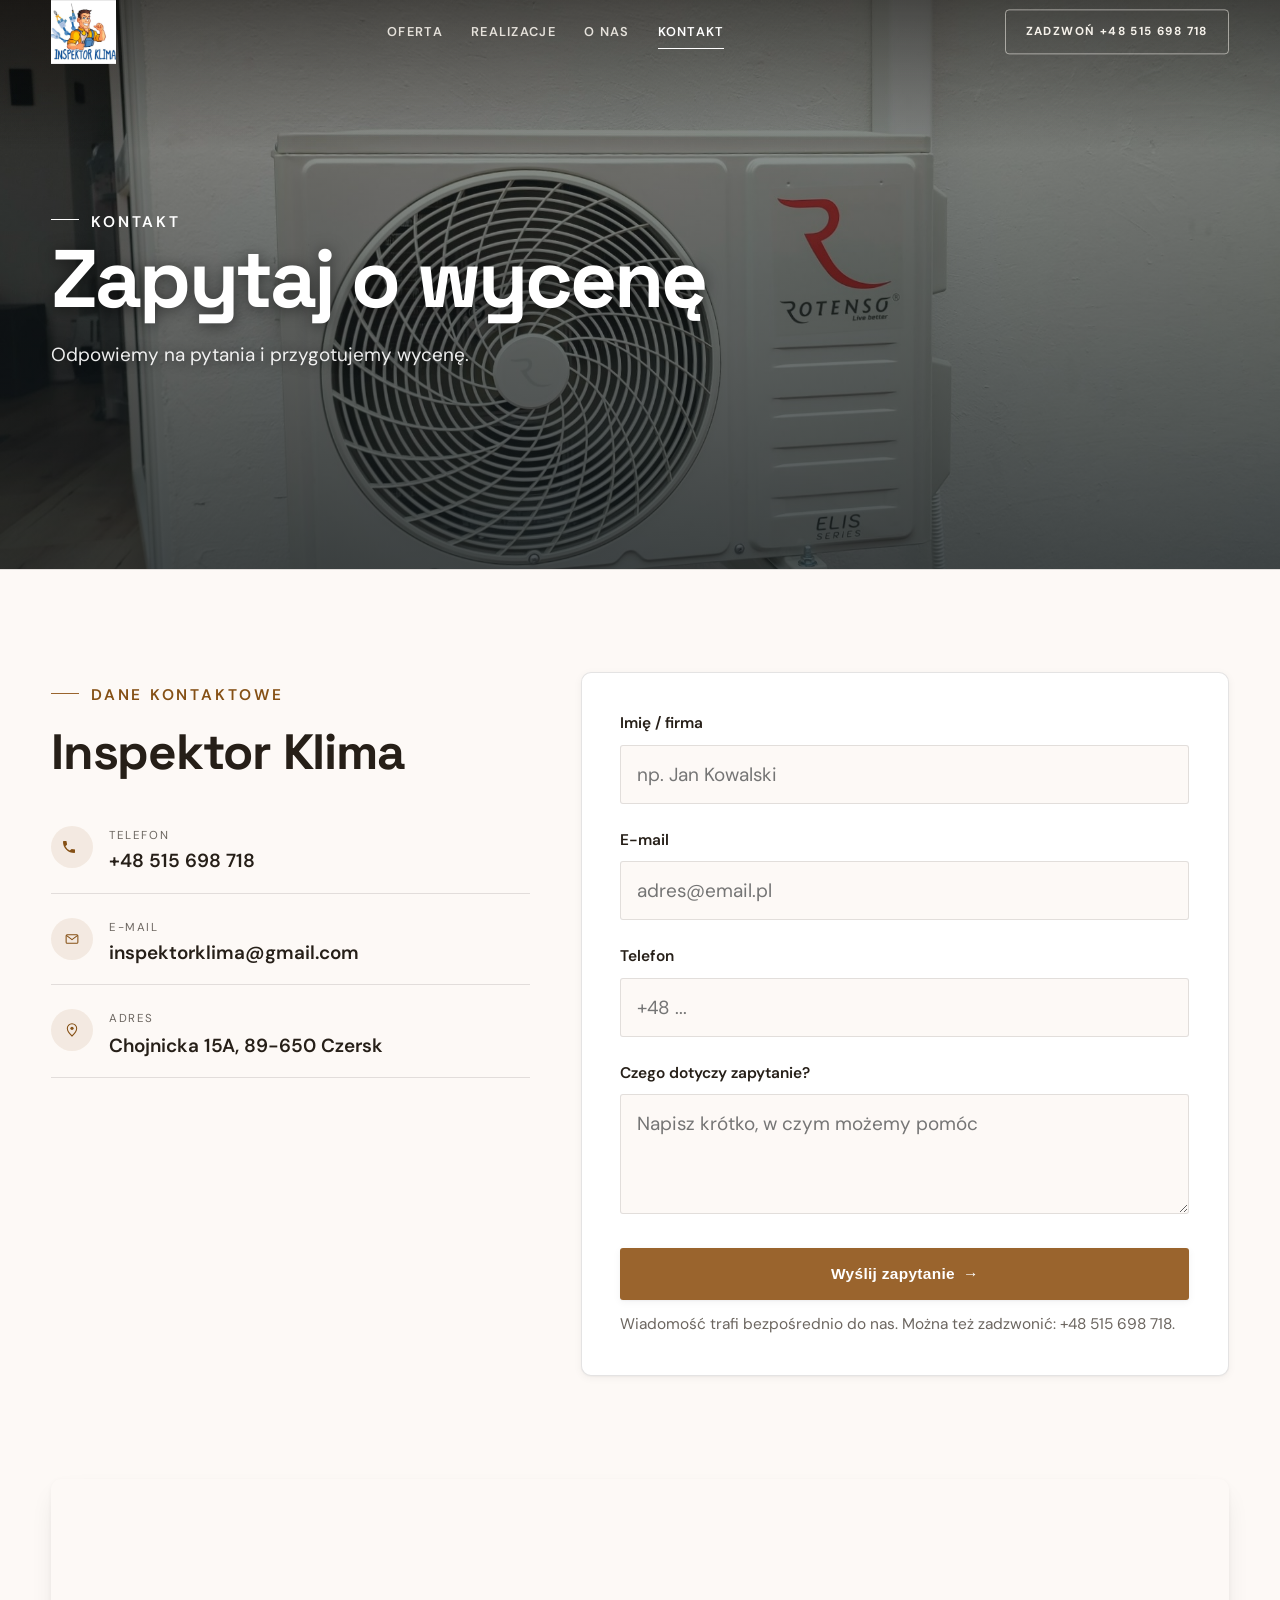
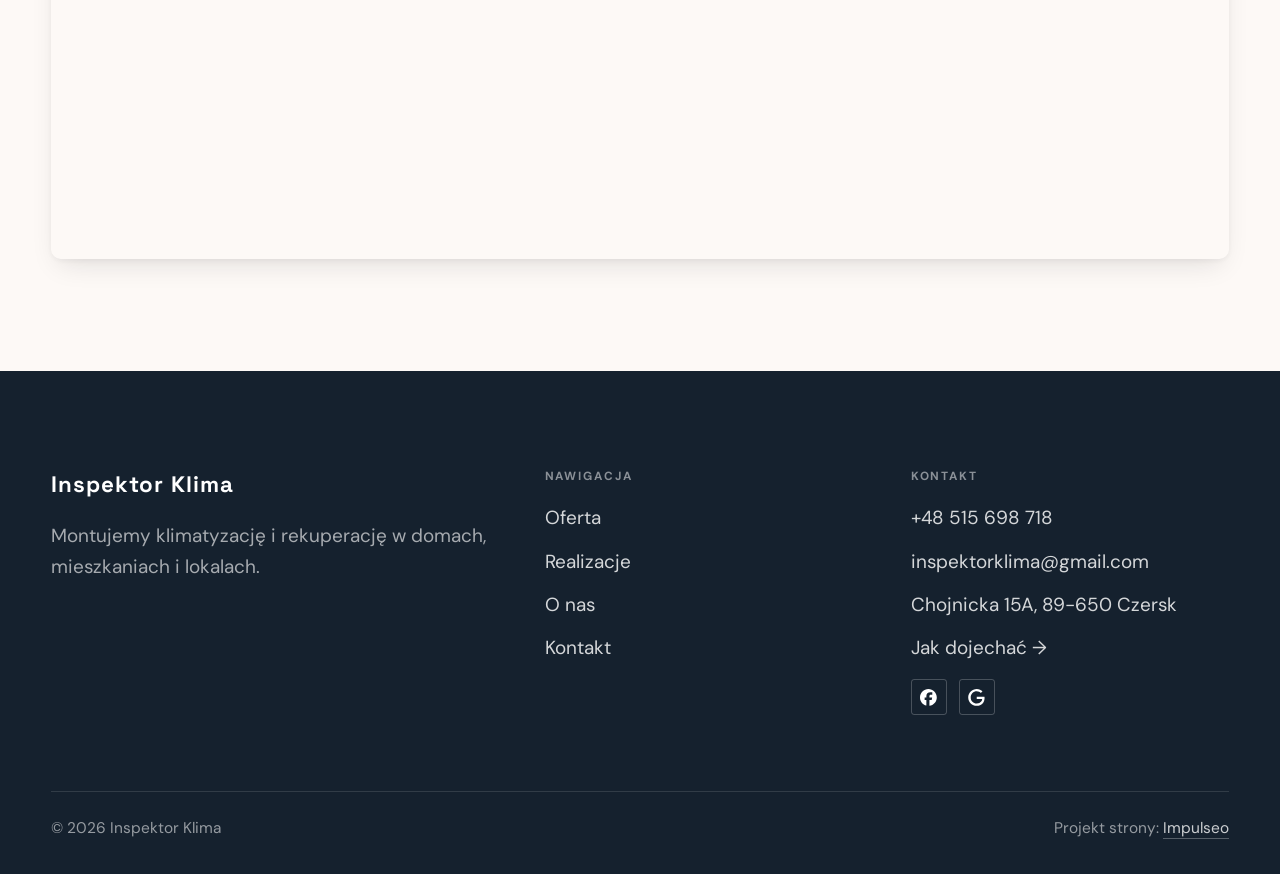
<file: kontakt.html>
<!DOCTYPE html>
<html lang="pl">
<head>
<meta charset="UTF-8">
<meta name="viewport" content="width=device-width, initial-scale=1.0">
<title>Kontakt - Inspektor Klima</title>
<meta name="description" content="Kontakt Inspektor Klima - Chojnicka 15A, 89-650 Czersk">
<link rel="canonical" href="https://kris20032.github.io/inspektor-klima/kontakt.html">
<meta name="robots" content="noindex, nofollow">
<meta property="og:type" content="website">
<meta property="og:locale" content="pl_PL">
<meta property="og:site_name" content="Inspektor Klima">
<meta property="og:title" content="Kontakt - Inspektor Klima">
<meta property="og:description" content="Kontakt Inspektor Klima - Chojnicka 15A, 89-650 Czersk">
<meta property="og:url" content="https://kris20032.github.io/inspektor-klima/kontakt.html">
<meta property="og:image" content="https://kris20032.github.io/inspektor-klima/img/og.jpg">
<meta property="og:image:width" content="1200">
<meta property="og:image:height" content="630">
<meta name="twitter:card" content="summary_large_image">
<link rel="preconnect" href="https://fonts.googleapis.com">
<link rel="preconnect" href="https://fonts.gstatic.com" crossorigin>
<link href="https://fonts.googleapis.com/css2?family=Space+Grotesk:wght@500;600;700&family=DM+Sans:opsz,wght@9..40,400;9..40,500;9..40,600&display=swap" rel="stylesheet">
<link rel="stylesheet" href="assets/styles.css?v=a64f9f22">
</head>
<body>

<header class="nav">
  <div class="wrap nav-inner">
    <a class="brand brand-has-logo" href="index.html"><img class="brand-logo" src="img/logo.jpg" alt="Inspektor Klima" width="720" height="713" decoding="async"></a>
    <nav class="nav-links">
      <a href="oferta.html">Oferta</a>
      <a href="realizacje.html">Realizacje</a>
      <a href="o-nas.html">O nas</a>
      <a href="kontakt.html" class="active" aria-current="page">Kontakt</a>
      <a href="tel:+48515698718" class="btn btn-accent">Zadzwoń +48 515 698 718</a>
    </nav>
    <button class="nav-toggle" aria-label="Menu"><span></span><span></span><span></span></button>
  </div>
</header>

<main>
<section class="pagehead">
  <img src="img/g2.jpg" alt="Inspektor Klima - Zapytaj o wycenę" width="1944" height="1410" decoding="async">
  <div class="wrap">
    <span class="eyebrow">Kontakt</span>
    <h1>Zapytaj o wycenę</h1>
    <p>Odpowiemy na pytania i przygotujemy wycenę.</p>
  </div>
</section>
<section>
  <div class="wrap contact-grid">
    <div class="reveal">
      <span class="eyebrow">Dane kontaktowe</span>
      <h2 style="margin:var(--space-4) 0 var(--space-6)">Inspektor Klima</h2>
      <div class="info-list">
        <div class="info-row"><div class="ic"><svg class="ico-tel" width="16" height="16" viewBox="0 0 24 24" fill="none" aria-hidden="true"><path d="M6.6 10.8a15.5 15.5 0 0 0 6.6 6.6l2.2-2.2a1 1 0 0 1 1-.24 11.4 11.4 0 0 0 3.6.58 1 1 0 0 1 1 1V20a1 1 0 0 1-1 1A17 17 0 0 1 3 4a1 1 0 0 1 1-1h3.5a1 1 0 0 1 1 1c0 1.25.2 2.46.58 3.6a1 1 0 0 1-.25 1l-2.23 2.2Z" fill="currentColor"/></svg></div><div><div class="lbl">Telefon</div><a class="val" href="tel:+48515698718">+48 515 698 718</a></div></div>
        <div class="info-row"><div class="ic"><svg class="ico-mail" width="16" height="16" viewBox="0 0 24 24" fill="none" aria-hidden="true"><rect x="3.2" y="5.5" width="17.6" height="13" rx="1.6" stroke="currentColor" stroke-width="1.6"/><path d="M4 7l8 6 8-6" stroke="currentColor" stroke-width="1.6" stroke-linecap="round" stroke-linejoin="round"/></svg></div><div><div class="lbl">E-mail</div><a class="val" href="mailto:inspektorklima@gmail.com">inspektorklima@gmail.com</a></div></div>
        <div class="info-row"><div class="ic"><svg class="ico-pin" width="16" height="16" viewBox="0 0 24 24" fill="none" aria-hidden="true"><path d="M12 21s7-6.1 7-11.5A7 7 0 0 0 5 9.5C5 14.9 12 21 12 21Z" stroke="currentColor" stroke-width="1.6" fill="none"/><circle cx="12" cy="9.5" r="2.4" fill="currentColor"/></svg></div><div><div class="lbl">Adres</div><div class="val">Chojnicka 15A, 89-650 Czersk</div></div></div>
      </div>
    </div>
    <div class="reveal">
      <form class="form" action="https://formsubmit.co/inspektorklima@gmail.com" method="POST">
        <input type="hidden" name="_subject" value="Zapytanie ze strony Inspektor Klima">
        <input type="hidden" name="_captcha" value="false">
        <input type="hidden" name="_template" value="table">
        <div class="fld"><label for="name">Imię / firma</label><input id="name" name="name" type="text" placeholder="np. Jan Kowalski" required></div>
        <div class="fld"><label for="email">E-mail</label><input id="email" name="email" type="email" placeholder="adres@email.pl" required></div>
        <div class="fld"><label for="phone">Telefon</label><input id="phone" name="phone" type="tel" placeholder="+48 ..."></div>
        <div class="fld"><label for="msg">Czego dotyczy zapytanie?</label><textarea id="msg" name="message" placeholder="Napisz krótko, w czym możemy pomóc" required></textarea></div>
        <button type="submit" class="btn btn-accent" style="width:100%;justify-content:center">Wyślij zapytanie <span class="arr">→</span></button>
        <p class="note">Wiadomość trafi bezpośrednio do nas. Można też zadzwonić: +48 515 698 718.</p>
      </form>
    </div>
  </div>
</section>
<section style="padding-top:0">
  <div class="wrap reveal">
    <iframe class="map" title="Inspektor Klima - Czersk" src="https://maps.google.com/maps?q=53.7948826%2C17.9656628&z=15&output=embed" loading="lazy" referrerpolicy="no-referrer-when-downgrade"></iframe>
  </div>
</section>
</main>

<footer>
  <div class="wrap">
    <div class="foot-grid">
      <div class="foot-brand">
        <div class="name">Inspektor Klima</div>
        <p>Montujemy klimatyzację i rekuperację w domach, mieszkaniach i lokalach.</p>
      </div>
      <div class="foot-col">
        <h4>Nawigacja</h4>
        <a href="oferta.html">Oferta</a>
        <a href="realizacje.html">Realizacje</a>
        <a href="o-nas.html">O nas</a>
        <a href="kontakt.html">Kontakt</a>
      </div>
      <div class="foot-col">
        <h4>Kontakt</h4>
        <a href="tel:+48515698718">+48 515 698 718</a>
        <a href="mailto:inspektorklima@gmail.com">inspektorklima@gmail.com</a>
        <p>Chojnicka 15A, 89-650 Czersk</p>
        <a href="https://maps.google.com/?cid=239962691281805106&g_mp=Cidnb29nbGUubWFwcy5wbGFjZXMudjEuUGxhY2VzLlNlYXJjaFRleHQQAhgEIAA" target="_blank" rel="noopener">Jak dojechać →</a>
      <div class="foot-soc">
        <a class="soc" href="https://www.facebook.com/KlimaInspektor/" target="_blank" rel="noopener" aria-label="Facebook - Inspektor Klima"><svg viewBox="0 0 24 24" aria-hidden="true" focusable="false"><path d="M9.101 23.691v-7.98H6.627v-3.667h2.474v-1.58c0-4.085 1.848-5.978 5.858-5.978.401 0 .955.042 1.468.103a8.68 8.68 0 0 1 1.141.195v3.325a8.623 8.623 0 0 0-.653-.036 26.805 26.805 0 0 0-.733-.009c-.707 0-1.259.096-1.675.309a1.686 1.686 0 0 0-.679.622c-.258.42-.374.995-.374 1.752v1.297h3.919l-.386 2.103-.287 1.564h-3.246v8.245C19.396 23.238 24 18.179 24 12.044c0-6.627-5.373-12-12-12s-12 5.373-12 12c0 5.628 3.874 10.35 9.101 11.647Z" fill="currentColor"/></svg></a>
        <a class="soc" href="https://maps.google.com/?cid=239962691281805106&g_mp=Cidnb29nbGUubWFwcy5wbGFjZXMudjEuUGxhY2VzLlNlYXJjaFRleHQQAhgEIAA" target="_blank" rel="noopener" aria-label="Google - Inspektor Klima"><svg viewBox="0 0 24 24" aria-hidden="true" focusable="false"><path d="M12.48 10.92v3.28h7.84c-.24 1.84-.853 3.187-1.787 4.133-1.147 1.147-2.933 2.4-6.053 2.4-4.827 0-8.6-3.893-8.6-8.72s3.773-8.72 8.6-8.72c2.6 0 4.507 1.027 5.907 2.347l2.307-2.307C18.747 1.44 16.133 0 12.48 0 5.867 0 .307 5.387.307 12s5.56 12 12.173 12c3.573 0 6.267-1.173 8.373-3.36 2.16-2.16 2.84-5.213 2.84-7.667 0-.76-.053-1.467-.173-2.053H12.48z" fill="currentColor"/></svg></a>
      </div>
      </div>
    </div>
    <div class="foot-bot">
      <span>© 2026 Inspektor Klima</span>
      <span>Projekt strony: <a class="foot-credit" href="https://impulseo.pl" target="_blank" rel="noopener">Impulseo</a></span>
    </div>
  </div>
</footer>
<div class="sticky-call"><a class="sc-call" href="tel:+48515698718"><svg class="ico-tel" width="16" height="16" viewBox="0 0 24 24" fill="none" aria-hidden="true"><path d="M6.6 10.8a15.5 15.5 0 0 0 6.6 6.6l2.2-2.2a1 1 0 0 1 1-.24 11.4 11.4 0 0 0 3.6.58 1 1 0 0 1 1 1V20a1 1 0 0 1-1 1A17 17 0 0 1 3 4a1 1 0 0 1 1-1h3.5a1 1 0 0 1 1 1c0 1.25.2 2.46.58 3.6a1 1 0 0 1-.25 1l-2.23 2.2Z" fill="currentColor"/></svg> Zadzwoń</a><a class="sc-quote" href="kontakt.html">Zapytaj o wycenę</a></div>
<div class="demo-wazne" data-do="2026-11-15" data-cykl="3" hidden><svg class="dw-ico" width="13" height="13" viewBox="0 0 24 24" fill="none" aria-hidden="true"><circle cx="12" cy="12" r="8.6" stroke="currentColor" stroke-width="1.8"/><path d="M12 7.2V12l3.3 2" stroke="currentColor" stroke-width="1.8" stroke-linecap="round"/></svg><span class="dw-txt"></span></div>

<script src="assets/main.js"></script>
</body>
</html>
</file>
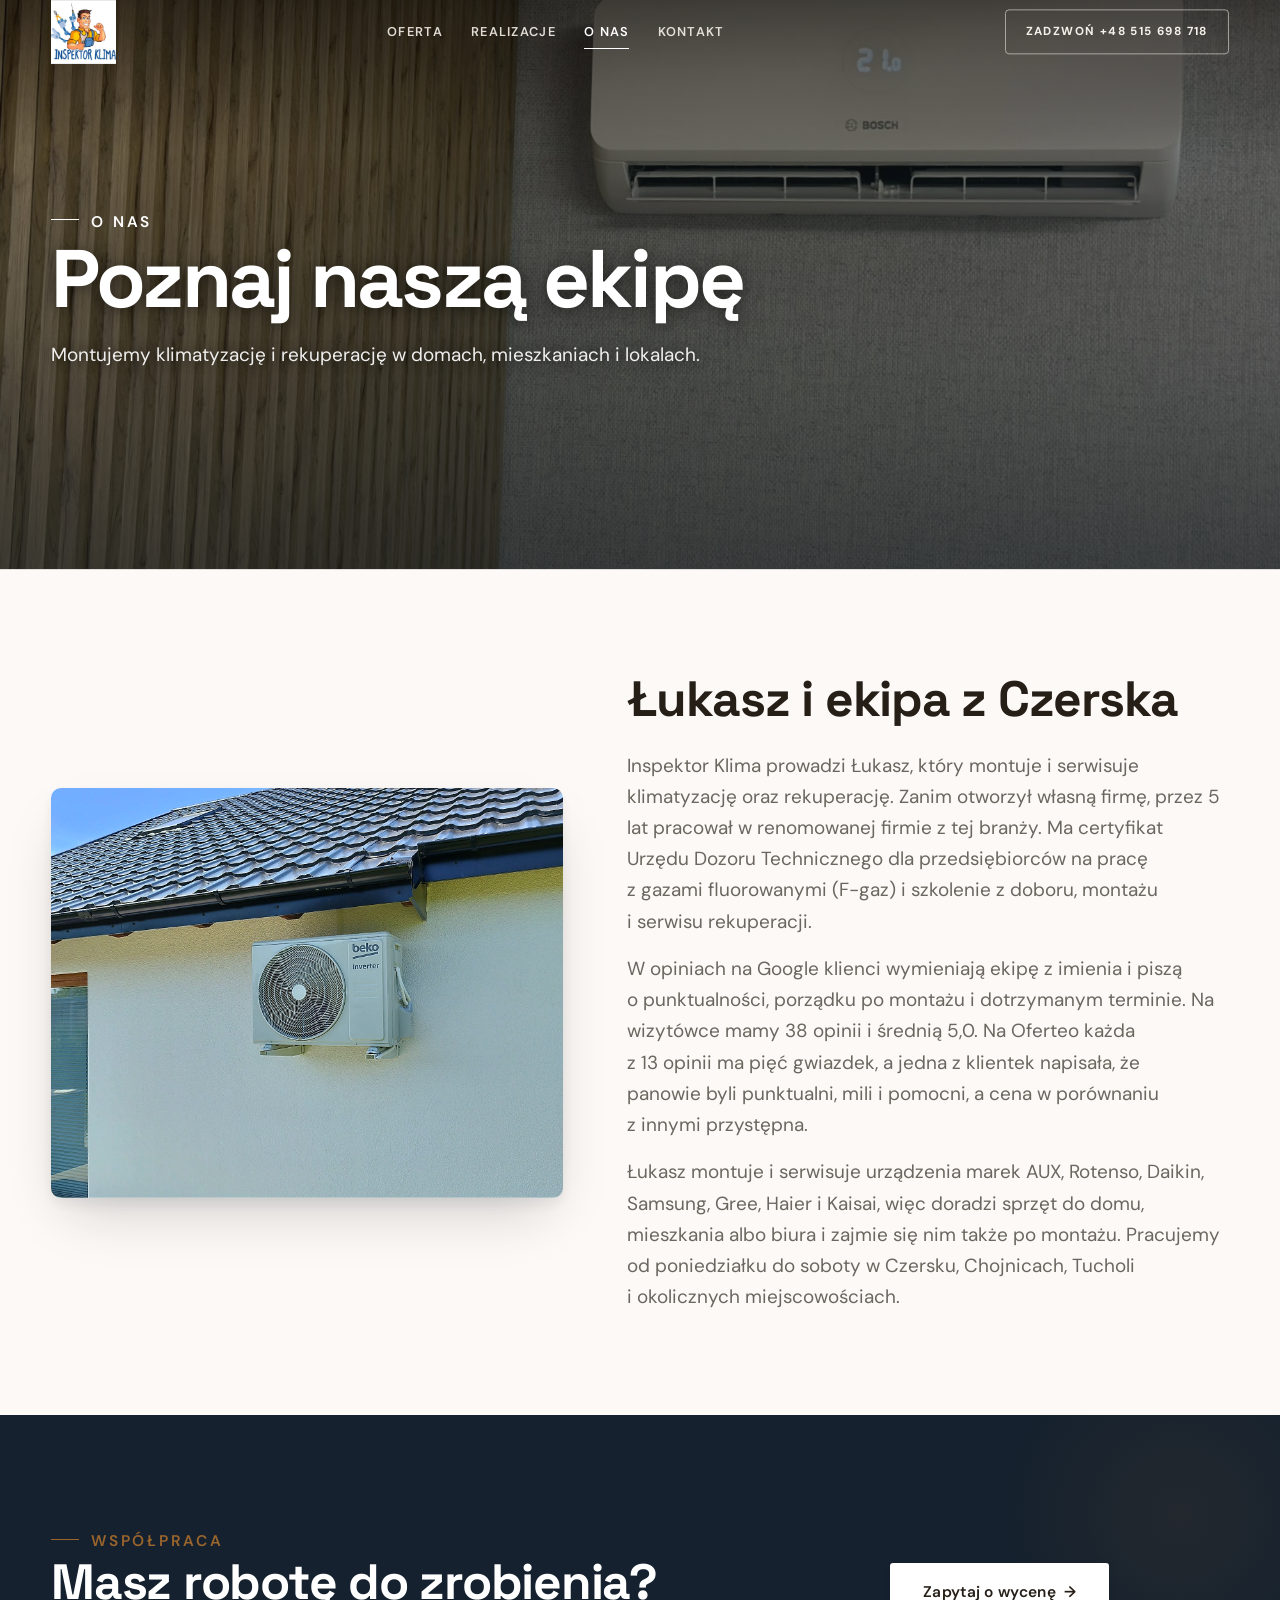
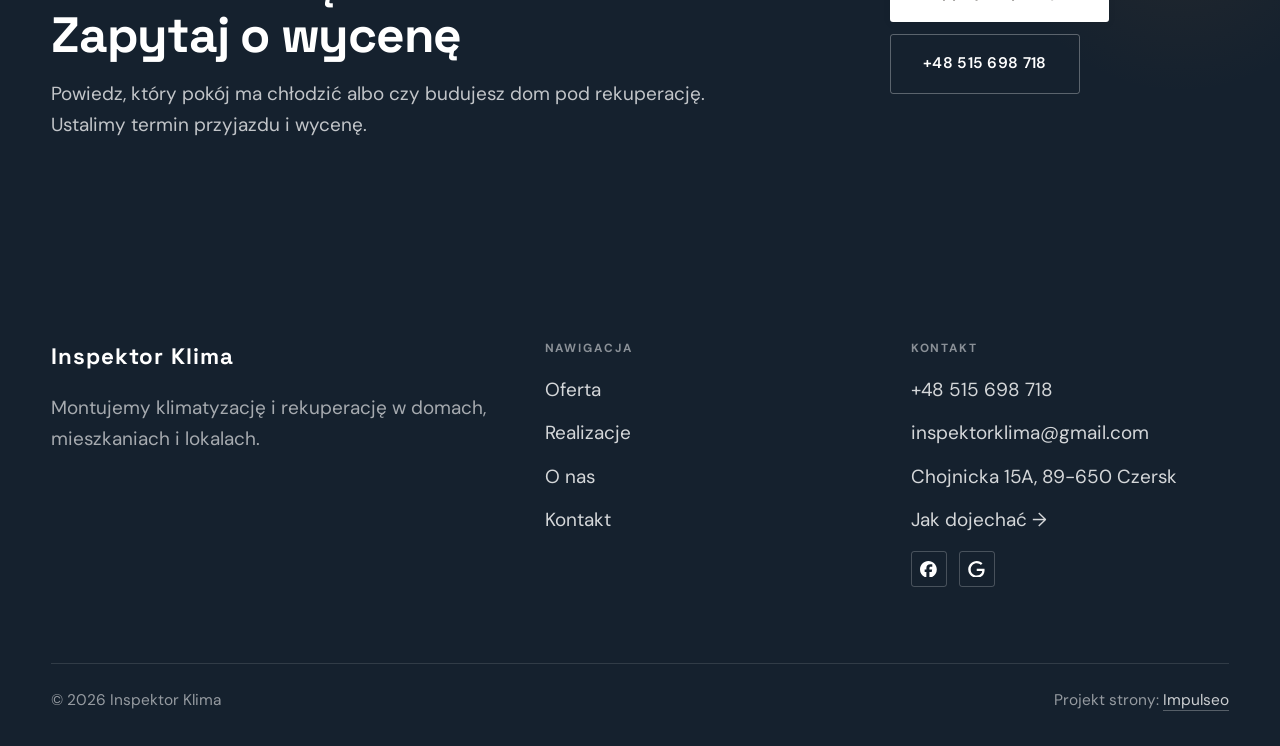
<file: o-nas.html>
<!DOCTYPE html>
<html lang="pl">
<head>
<meta charset="UTF-8">
<meta name="viewport" content="width=device-width, initial-scale=1.0">
<title>O nas - Inspektor Klima</title>
<meta name="description" content="Inspektor Klima z Czerska: montaż, serwis i odgrzybianie klimatyzacji oraz montaż rekuperacji. Certyfikat F-gaz UDT, ocena 5,0 w Google. Zadzwoń: 515 698 718.">
<link rel="canonical" href="https://kris20032.github.io/inspektor-klima/o-nas.html">
<meta name="robots" content="noindex, nofollow">
<meta property="og:type" content="website">
<meta property="og:locale" content="pl_PL">
<meta property="og:site_name" content="Inspektor Klima">
<meta property="og:title" content="O nas - Inspektor Klima">
<meta property="og:description" content="Inspektor Klima z Czerska: montaż, serwis i odgrzybianie klimatyzacji oraz montaż rekuperacji. Certyfikat F-gaz UDT, ocena 5,0 w Google. Zadzwoń: 515 698 718.">
<meta property="og:url" content="https://kris20032.github.io/inspektor-klima/o-nas.html">
<meta property="og:image" content="https://kris20032.github.io/inspektor-klima/img/og.jpg">
<meta property="og:image:width" content="1200">
<meta property="og:image:height" content="630">
<meta name="twitter:card" content="summary_large_image">
<link rel="preconnect" href="https://fonts.googleapis.com">
<link rel="preconnect" href="https://fonts.gstatic.com" crossorigin>
<link href="https://fonts.googleapis.com/css2?family=Space+Grotesk:wght@500;600;700&family=DM+Sans:opsz,wght@9..40,400;9..40,500;9..40,600&display=swap" rel="stylesheet">
<link rel="stylesheet" href="assets/styles.css?v=a64f9f22">
</head>
<body>

<header class="nav">
  <div class="wrap nav-inner">
    <a class="brand brand-has-logo" href="index.html"><img class="brand-logo" src="img/logo.jpg" alt="Inspektor Klima" width="720" height="713" decoding="async"></a>
    <nav class="nav-links">
      <a href="oferta.html">Oferta</a>
      <a href="realizacje.html">Realizacje</a>
      <a href="o-nas.html" class="active" aria-current="page">O nas</a>
      <a href="kontakt.html">Kontakt</a>
      <a href="tel:+48515698718" class="btn btn-accent">Zadzwoń +48 515 698 718</a>
    </nav>
    <button class="nav-toggle" aria-label="Menu"><span></span><span></span><span></span></button>
  </div>
</header>

<main>
<section class="pagehead">
  <img src="img/g1.jpg" alt="Inspektor Klima - Poznaj naszą ekipę" width="1544" height="1140" decoding="async">
  <div class="wrap">
    <span class="eyebrow">O nas</span>
    <h1>Poznaj naszą ekipę</h1>
    <p>Montujemy klimatyzację i rekuperację w domach, mieszkaniach i lokalach.</p>
  </div>
</section>
<section>
  <div class="wrap split">
    <div class="split-art reveal"><img src="img/g12.jpg" alt="Inspektor Klima" loading="lazy" width="1600" height="2133" decoding="async"></div>
    <div class="split-copy reveal">
      <h2>Łukasz i ekipa z Czerska</h2>
      <p class="muted">Inspektor Klima prowadzi Łukasz, który montuje i serwisuje klimatyzację oraz rekuperację. Zanim otworzył własną firmę, przez 5 lat pracował w renomowanej firmie z tej branży. Ma certyfikat Urzędu Dozoru Technicznego dla przedsiębiorców na pracę z gazami fluorowanymi (F-gaz) i szkolenie z doboru, montażu i serwisu rekuperacji.</p>
      <p class="muted">W opiniach na Google klienci wymieniają ekipę z imienia i piszą o punktualności, porządku po montażu i dotrzymanym terminie. Na wizytówce mamy 38 opinii i średnią 5,0. Na Oferteo każda z 13 opinii ma pięć gwiazdek, a jedna z klientek napisała, że panowie byli punktualni, mili i pomocni, a cena w porównaniu z innymi przystępna.</p>
      <p class="muted">Łukasz montuje i serwisuje urządzenia marek AUX, Rotenso, Daikin, Samsung, Gree, Haier i Kaisai, więc doradzi sprzęt do domu, mieszkania albo biura i zajmie się nim także po montażu. Pracujemy od poniedziałku do soboty w Czersku, Chojnicach, Tucholi i okolicznych miejscowościach.</p>
    </div>
  </div>
</section>


<section class="cta">
  <div class="wrap">
    <div class="reveal">
      <span class="eyebrow">Współpraca</span>
      <h2>Masz robotę do zrobienia? Zapytaj o wycenę</h2>
      <p>Powiedz, który pokój ma chłodzić albo czy budujesz dom pod rekuperację. Ustalimy termin przyjazdu i wycenę.</p>
    </div>
    <div class="cta-actions reveal">
      <a href="kontakt.html" class="btn btn-light">Zapytaj o wycenę <span class="arr">→</span></a>
      <a href="tel:+48515698718" class="btn btn-ghost btn-ghost-cta">+48 515 698 718</a>
    </div>
  </div>
</section>
</main>

<footer>
  <div class="wrap">
    <div class="foot-grid">
      <div class="foot-brand">
        <div class="name">Inspektor Klima</div>
        <p>Montujemy klimatyzację i rekuperację w domach, mieszkaniach i lokalach.</p>
      </div>
      <div class="foot-col">
        <h4>Nawigacja</h4>
        <a href="oferta.html">Oferta</a>
        <a href="realizacje.html">Realizacje</a>
        <a href="o-nas.html">O nas</a>
        <a href="kontakt.html">Kontakt</a>
      </div>
      <div class="foot-col">
        <h4>Kontakt</h4>
        <a href="tel:+48515698718">+48 515 698 718</a>
        <a href="mailto:inspektorklima@gmail.com">inspektorklima@gmail.com</a>
        <p>Chojnicka 15A, 89-650 Czersk</p>
        <a href="https://maps.google.com/?cid=239962691281805106&g_mp=Cidnb29nbGUubWFwcy5wbGFjZXMudjEuUGxhY2VzLlNlYXJjaFRleHQQAhgEIAA" target="_blank" rel="noopener">Jak dojechać →</a>
      <div class="foot-soc">
        <a class="soc" href="https://www.facebook.com/KlimaInspektor/" target="_blank" rel="noopener" aria-label="Facebook - Inspektor Klima"><svg viewBox="0 0 24 24" aria-hidden="true" focusable="false"><path d="M9.101 23.691v-7.98H6.627v-3.667h2.474v-1.58c0-4.085 1.848-5.978 5.858-5.978.401 0 .955.042 1.468.103a8.68 8.68 0 0 1 1.141.195v3.325a8.623 8.623 0 0 0-.653-.036 26.805 26.805 0 0 0-.733-.009c-.707 0-1.259.096-1.675.309a1.686 1.686 0 0 0-.679.622c-.258.42-.374.995-.374 1.752v1.297h3.919l-.386 2.103-.287 1.564h-3.246v8.245C19.396 23.238 24 18.179 24 12.044c0-6.627-5.373-12-12-12s-12 5.373-12 12c0 5.628 3.874 10.35 9.101 11.647Z" fill="currentColor"/></svg></a>
        <a class="soc" href="https://maps.google.com/?cid=239962691281805106&g_mp=Cidnb29nbGUubWFwcy5wbGFjZXMudjEuUGxhY2VzLlNlYXJjaFRleHQQAhgEIAA" target="_blank" rel="noopener" aria-label="Google - Inspektor Klima"><svg viewBox="0 0 24 24" aria-hidden="true" focusable="false"><path d="M12.48 10.92v3.28h7.84c-.24 1.84-.853 3.187-1.787 4.133-1.147 1.147-2.933 2.4-6.053 2.4-4.827 0-8.6-3.893-8.6-8.72s3.773-8.72 8.6-8.72c2.6 0 4.507 1.027 5.907 2.347l2.307-2.307C18.747 1.44 16.133 0 12.48 0 5.867 0 .307 5.387.307 12s5.56 12 12.173 12c3.573 0 6.267-1.173 8.373-3.36 2.16-2.16 2.84-5.213 2.84-7.667 0-.76-.053-1.467-.173-2.053H12.48z" fill="currentColor"/></svg></a>
      </div>
      </div>
    </div>
    <div class="foot-bot">
      <span>© 2026 Inspektor Klima</span>
      <span>Projekt strony: <a class="foot-credit" href="https://impulseo.pl" target="_blank" rel="noopener">Impulseo</a></span>
    </div>
  </div>
</footer>
<div class="sticky-call"><a class="sc-call" href="tel:+48515698718"><svg class="ico-tel" width="16" height="16" viewBox="0 0 24 24" fill="none" aria-hidden="true"><path d="M6.6 10.8a15.5 15.5 0 0 0 6.6 6.6l2.2-2.2a1 1 0 0 1 1-.24 11.4 11.4 0 0 0 3.6.58 1 1 0 0 1 1 1V20a1 1 0 0 1-1 1A17 17 0 0 1 3 4a1 1 0 0 1 1-1h3.5a1 1 0 0 1 1 1c0 1.25.2 2.46.58 3.6a1 1 0 0 1-.25 1l-2.23 2.2Z" fill="currentColor"/></svg> Zadzwoń</a><a class="sc-quote" href="kontakt.html">Zapytaj o wycenę</a></div>
<div class="demo-wazne" data-do="2026-11-15" data-cykl="3" hidden><svg class="dw-ico" width="13" height="13" viewBox="0 0 24 24" fill="none" aria-hidden="true"><circle cx="12" cy="12" r="8.6" stroke="currentColor" stroke-width="1.8"/><path d="M12 7.2V12l3.3 2" stroke="currentColor" stroke-width="1.8" stroke-linecap="round"/></svg><span class="dw-txt"></span></div>

<script src="assets/main.js"></script>
</body>
</html>
</file>
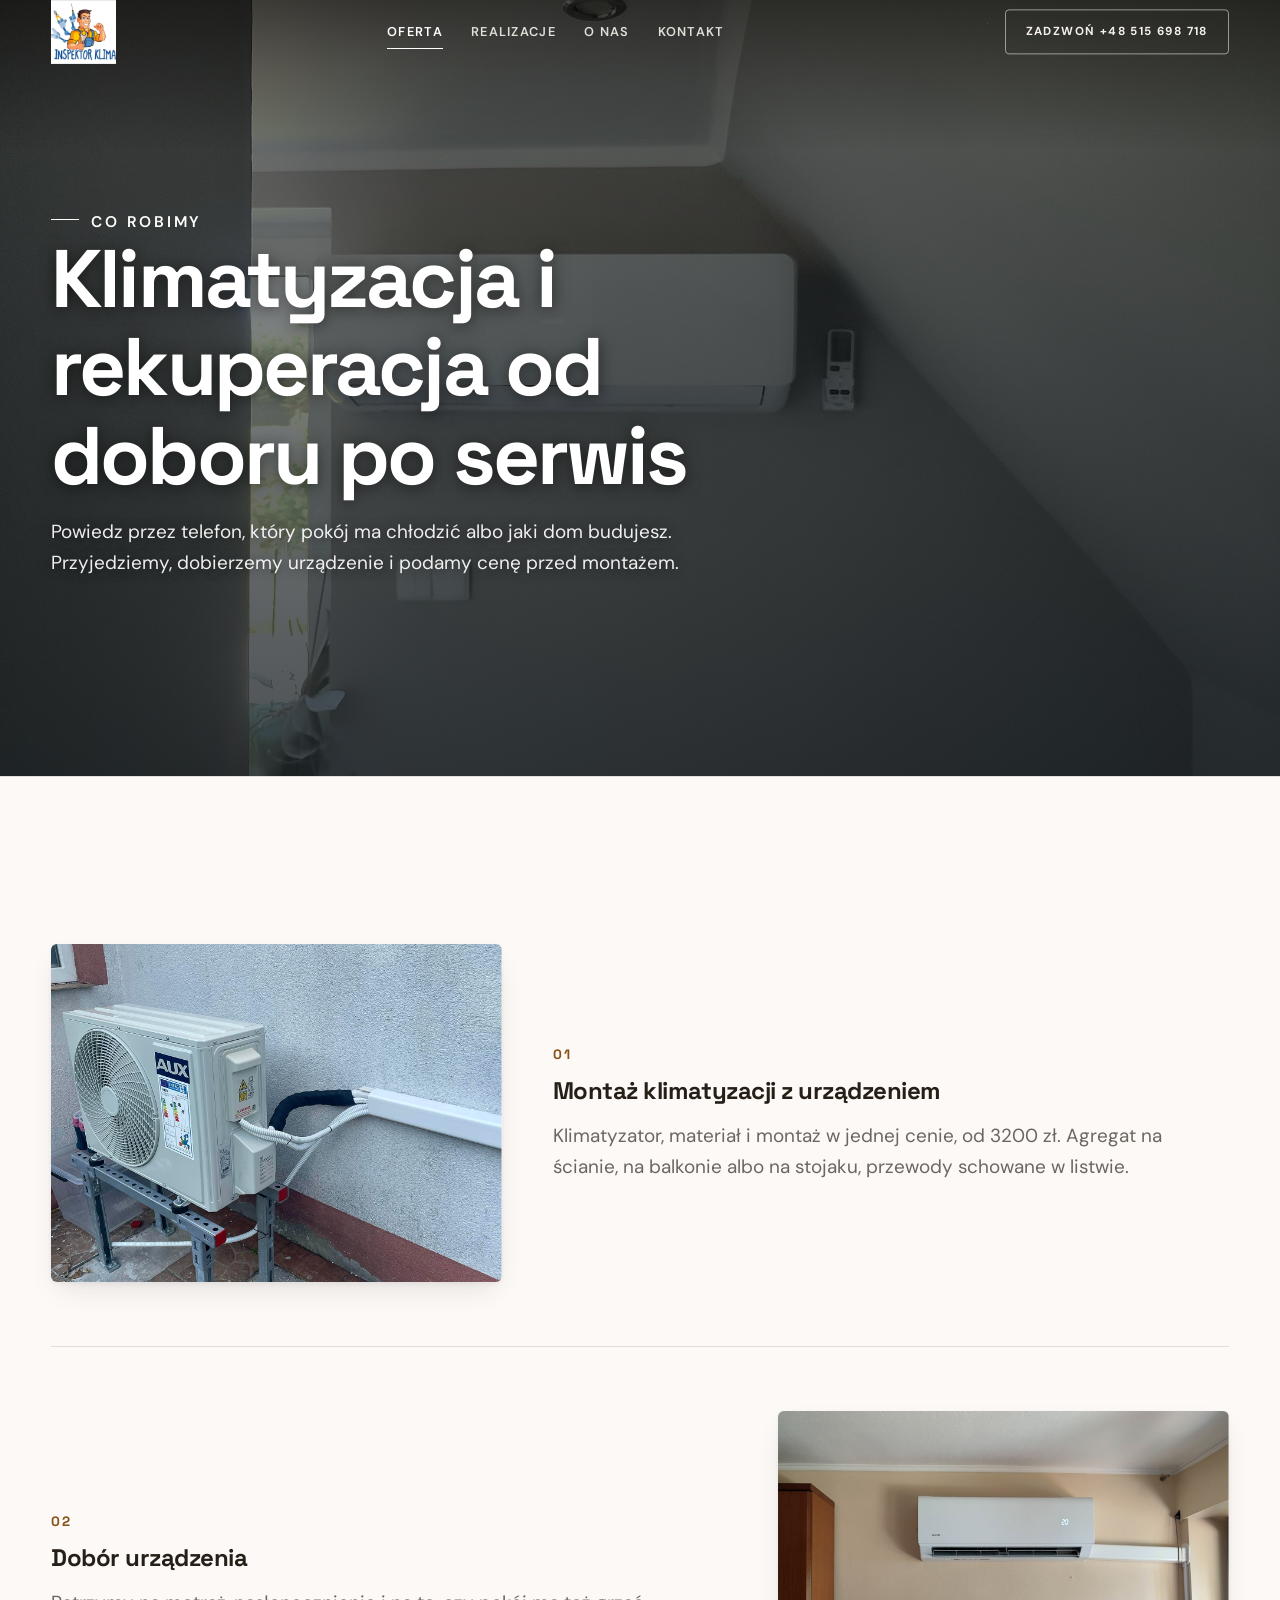
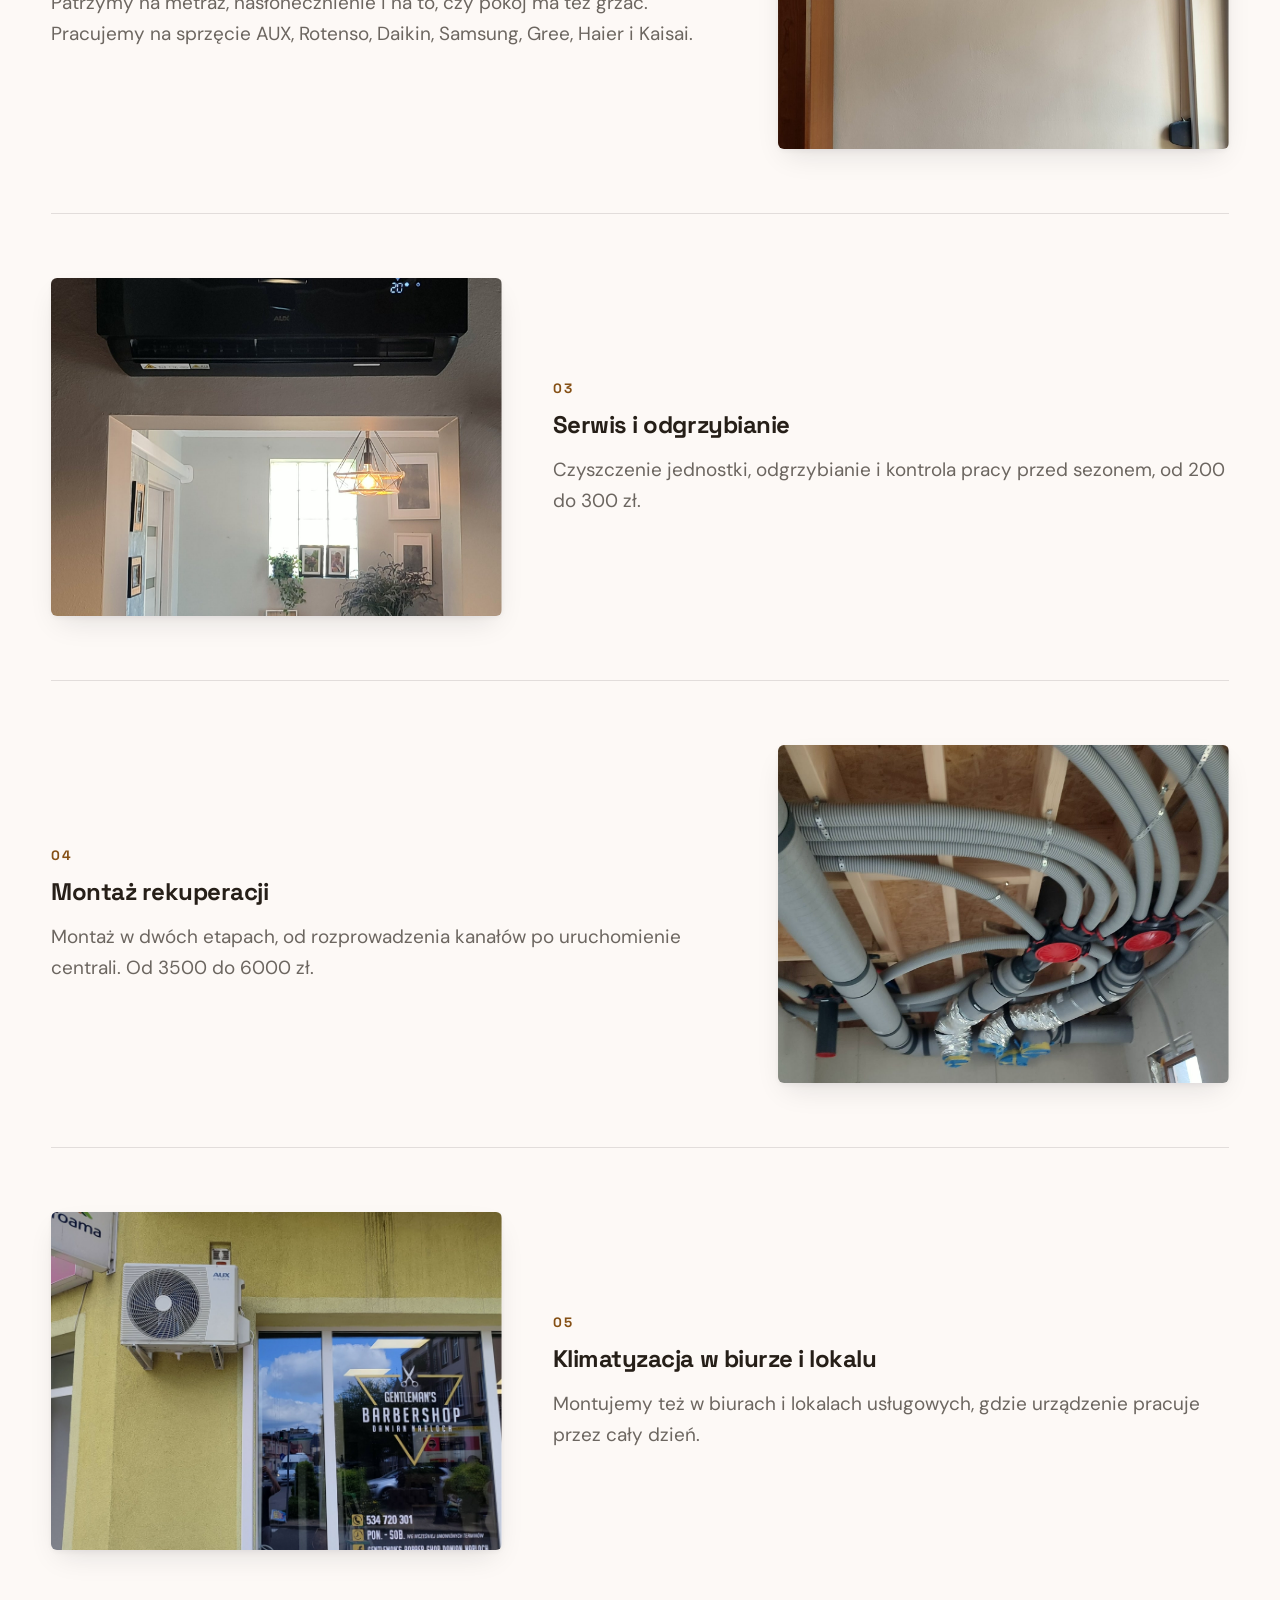
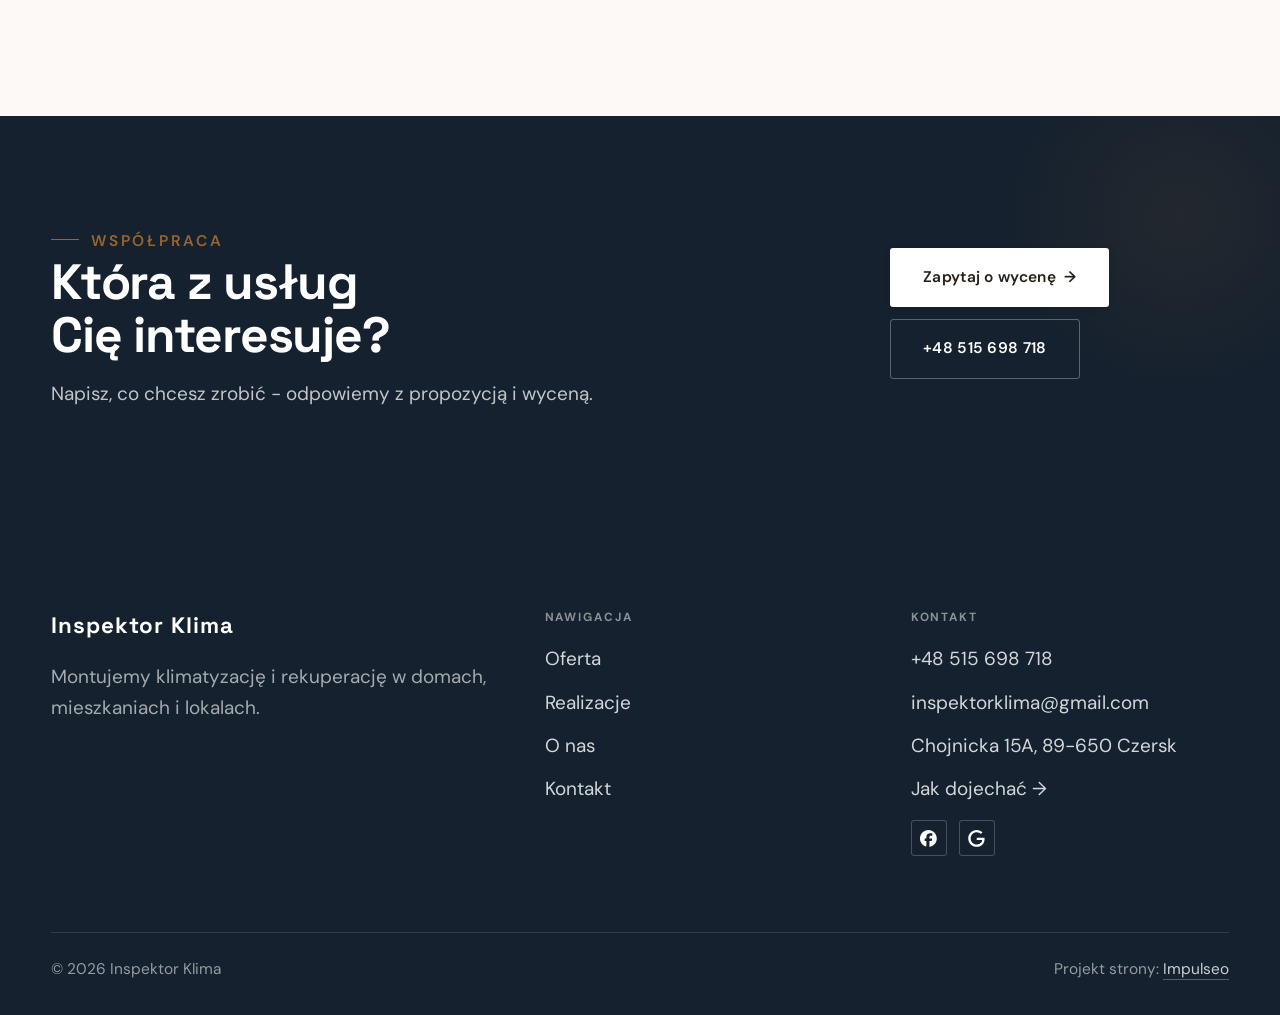
<file: oferta.html>
<!DOCTYPE html>
<html lang="pl">
<head>
<meta charset="UTF-8">
<meta name="viewport" content="width=device-width, initial-scale=1.0">
<title>Oferta - Inspektor Klima</title>
<meta name="description" content="Inspektor Klima z Czerska: montaż, serwis i odgrzybianie klimatyzacji oraz montaż rekuperacji. Certyfikat F-gaz UDT, ocena 5,0 w Google. Zadzwoń: 515 698 718.">
<link rel="canonical" href="https://kris20032.github.io/inspektor-klima/oferta.html">
<meta name="robots" content="noindex, nofollow">
<meta property="og:type" content="website">
<meta property="og:locale" content="pl_PL">
<meta property="og:site_name" content="Inspektor Klima">
<meta property="og:title" content="Oferta - Inspektor Klima">
<meta property="og:description" content="Inspektor Klima z Czerska: montaż, serwis i odgrzybianie klimatyzacji oraz montaż rekuperacji. Certyfikat F-gaz UDT, ocena 5,0 w Google. Zadzwoń: 515 698 718.">
<meta property="og:url" content="https://kris20032.github.io/inspektor-klima/oferta.html">
<meta property="og:image" content="https://kris20032.github.io/inspektor-klima/img/og.jpg">
<meta property="og:image:width" content="1200">
<meta property="og:image:height" content="630">
<meta name="twitter:card" content="summary_large_image">
<link rel="preconnect" href="https://fonts.googleapis.com">
<link rel="preconnect" href="https://fonts.gstatic.com" crossorigin>
<link href="https://fonts.googleapis.com/css2?family=Space+Grotesk:wght@500;600;700&family=DM+Sans:opsz,wght@9..40,400;9..40,500;9..40,600&display=swap" rel="stylesheet">
<link rel="stylesheet" href="assets/styles.css?v=a64f9f22">
</head>
<body>

<header class="nav">
  <div class="wrap nav-inner">
    <a class="brand brand-has-logo" href="index.html"><img class="brand-logo" src="img/logo.jpg" alt="Inspektor Klima" width="720" height="713" decoding="async"></a>
    <nav class="nav-links">
      <a href="oferta.html" class="active" aria-current="page">Oferta</a>
      <a href="realizacje.html">Realizacje</a>
      <a href="o-nas.html">O nas</a>
      <a href="kontakt.html">Kontakt</a>
      <a href="tel:+48515698718" class="btn btn-accent">Zadzwoń +48 515 698 718</a>
    </nav>
    <button class="nav-toggle" aria-label="Menu"><span></span><span></span><span></span></button>
  </div>
</header>

<main>
<section class="pagehead">
  <img src="img/g10.jpg" alt="Inspektor Klima - Klimatyzacja i rekuperacja od doboru po serwis" width="2048" height="1531" decoding="async">
  <div class="wrap">
    <span class="eyebrow">Co robimy</span>
    <h1>Klimatyzacja i rekuperacja od doboru po serwis</h1>
    <p>Powiedz przez telefon, który pokój ma chłodzić albo jaki dom budujesz. Przyjedziemy, dobierzemy urządzenie i podamy cenę przed montażem.</p>
  </div>
</section>
<section>
  <div class="wrap">
    <div class="svc-row reveal">
      <div class="svc-row-art"><img src="img/g11.jpg" alt="Montaż klimatyzacji z urządzeniem" loading="lazy" width="1530" height="2046" decoding="async"></div>
      <div>
        <span class="num">01</span>
        <h3>Montaż klimatyzacji z urządzeniem</h3>
        <p class="muted">Klimatyzator, materiał i montaż w jednej cenie, od 3200 zł. Agregat na ścianie, na balkonie albo na stojaku, przewody schowane w listwie.</p>
      </div>
    </div>
    <div class="svc-row rev reveal">
      <div class="svc-row-art"><img src="img/g14.jpg" alt="Dobór urządzenia" loading="lazy" width="1490" height="2004" decoding="async"></div>
      <div>
        <span class="num">02</span>
        <h3>Dobór urządzenia</h3>
        <p class="muted">Patrzymy na metraż, nasłonecznienie i na to, czy pokój ma też grzać. Pracujemy na sprzęcie AUX, Rotenso, Daikin, Samsung, Gree, Haier i Kaisai.</p>
      </div>
    </div>
    <div class="svc-row reveal">
      <div class="svc-row-art"><img src="img/g3.jpg" alt="Serwis i odgrzybianie" loading="lazy" width="1472" height="1990" decoding="async"></div>
      <div>
        <span class="num">03</span>
        <h3>Serwis i odgrzybianie</h3>
        <p class="muted">Czyszczenie jednostki, odgrzybianie i kontrola pracy przed sezonem, od 200 do 300 zł.</p>
      </div>
    </div>
    <div class="svc-row rev reveal">
      <div class="svc-row-art"><img src="img/g6.jpg" alt="Montaż rekuperacji" loading="lazy" width="1514" height="1484" decoding="async"></div>
      <div>
        <span class="num">04</span>
        <h3>Montaż rekuperacji</h3>
        <p class="muted">Montaż w dwóch etapach, od rozprowadzenia kanałów po uruchomienie centrali. Od 3500 do 6000 zł.</p>
      </div>
    </div>
    <div class="svc-row reveal">
      <div class="svc-row-art"><img src="img/g5.jpg" alt="Klimatyzacja w biurze i lokalu" loading="lazy" width="1984" height="1464" decoding="async"></div>
      <div>
        <span class="num">05</span>
        <h3>Klimatyzacja w biurze i lokalu</h3>
        <p class="muted">Montujemy też w biurach i lokalach usługowych, gdzie urządzenie pracuje przez cały dzień.</p>
      </div>
    </div>
  </div>
</section>

<section class="cta">
  <div class="wrap">
    <div class="reveal">
      <span class="eyebrow">Współpraca</span>
      <h2>Która z usług Cię interesuje?</h2>
      <p>Napisz, co chcesz zrobić - odpowiemy z propozycją i wyceną.</p>
    </div>
    <div class="cta-actions reveal">
      <a href="kontakt.html" class="btn btn-light">Zapytaj o wycenę <span class="arr">→</span></a>
      <a href="tel:+48515698718" class="btn btn-ghost btn-ghost-cta">+48 515 698 718</a>
    </div>
  </div>
</section>
</main>

<footer>
  <div class="wrap">
    <div class="foot-grid">
      <div class="foot-brand">
        <div class="name">Inspektor Klima</div>
        <p>Montujemy klimatyzację i rekuperację w domach, mieszkaniach i lokalach.</p>
      </div>
      <div class="foot-col">
        <h4>Nawigacja</h4>
        <a href="oferta.html">Oferta</a>
        <a href="realizacje.html">Realizacje</a>
        <a href="o-nas.html">O nas</a>
        <a href="kontakt.html">Kontakt</a>
      </div>
      <div class="foot-col">
        <h4>Kontakt</h4>
        <a href="tel:+48515698718">+48 515 698 718</a>
        <a href="mailto:inspektorklima@gmail.com">inspektorklima@gmail.com</a>
        <p>Chojnicka 15A, 89-650 Czersk</p>
        <a href="https://maps.google.com/?cid=239962691281805106&g_mp=Cidnb29nbGUubWFwcy5wbGFjZXMudjEuUGxhY2VzLlNlYXJjaFRleHQQAhgEIAA" target="_blank" rel="noopener">Jak dojechać →</a>
      <div class="foot-soc">
        <a class="soc" href="https://www.facebook.com/KlimaInspektor/" target="_blank" rel="noopener" aria-label="Facebook - Inspektor Klima"><svg viewBox="0 0 24 24" aria-hidden="true" focusable="false"><path d="M9.101 23.691v-7.98H6.627v-3.667h2.474v-1.58c0-4.085 1.848-5.978 5.858-5.978.401 0 .955.042 1.468.103a8.68 8.68 0 0 1 1.141.195v3.325a8.623 8.623 0 0 0-.653-.036 26.805 26.805 0 0 0-.733-.009c-.707 0-1.259.096-1.675.309a1.686 1.686 0 0 0-.679.622c-.258.42-.374.995-.374 1.752v1.297h3.919l-.386 2.103-.287 1.564h-3.246v8.245C19.396 23.238 24 18.179 24 12.044c0-6.627-5.373-12-12-12s-12 5.373-12 12c0 5.628 3.874 10.35 9.101 11.647Z" fill="currentColor"/></svg></a>
        <a class="soc" href="https://maps.google.com/?cid=239962691281805106&g_mp=Cidnb29nbGUubWFwcy5wbGFjZXMudjEuUGxhY2VzLlNlYXJjaFRleHQQAhgEIAA" target="_blank" rel="noopener" aria-label="Google - Inspektor Klima"><svg viewBox="0 0 24 24" aria-hidden="true" focusable="false"><path d="M12.48 10.92v3.28h7.84c-.24 1.84-.853 3.187-1.787 4.133-1.147 1.147-2.933 2.4-6.053 2.4-4.827 0-8.6-3.893-8.6-8.72s3.773-8.72 8.6-8.72c2.6 0 4.507 1.027 5.907 2.347l2.307-2.307C18.747 1.44 16.133 0 12.48 0 5.867 0 .307 5.387.307 12s5.56 12 12.173 12c3.573 0 6.267-1.173 8.373-3.36 2.16-2.16 2.84-5.213 2.84-7.667 0-.76-.053-1.467-.173-2.053H12.48z" fill="currentColor"/></svg></a>
      </div>
      </div>
    </div>
    <div class="foot-bot">
      <span>© 2026 Inspektor Klima</span>
      <span>Projekt strony: <a class="foot-credit" href="https://impulseo.pl" target="_blank" rel="noopener">Impulseo</a></span>
    </div>
  </div>
</footer>
<div class="sticky-call"><a class="sc-call" href="tel:+48515698718"><svg class="ico-tel" width="16" height="16" viewBox="0 0 24 24" fill="none" aria-hidden="true"><path d="M6.6 10.8a15.5 15.5 0 0 0 6.6 6.6l2.2-2.2a1 1 0 0 1 1-.24 11.4 11.4 0 0 0 3.6.58 1 1 0 0 1 1 1V20a1 1 0 0 1-1 1A17 17 0 0 1 3 4a1 1 0 0 1 1-1h3.5a1 1 0 0 1 1 1c0 1.25.2 2.46.58 3.6a1 1 0 0 1-.25 1l-2.23 2.2Z" fill="currentColor"/></svg> Zadzwoń</a><a class="sc-quote" href="kontakt.html">Zapytaj o wycenę</a></div>
<div class="demo-wazne" data-do="2026-11-15" data-cykl="3" hidden><svg class="dw-ico" width="13" height="13" viewBox="0 0 24 24" fill="none" aria-hidden="true"><circle cx="12" cy="12" r="8.6" stroke="currentColor" stroke-width="1.8"/><path d="M12 7.2V12l3.3 2" stroke="currentColor" stroke-width="1.8" stroke-linecap="round"/></svg><span class="dw-txt"></span></div>

<script src="assets/main.js"></script>
</body>
</html>
</file>
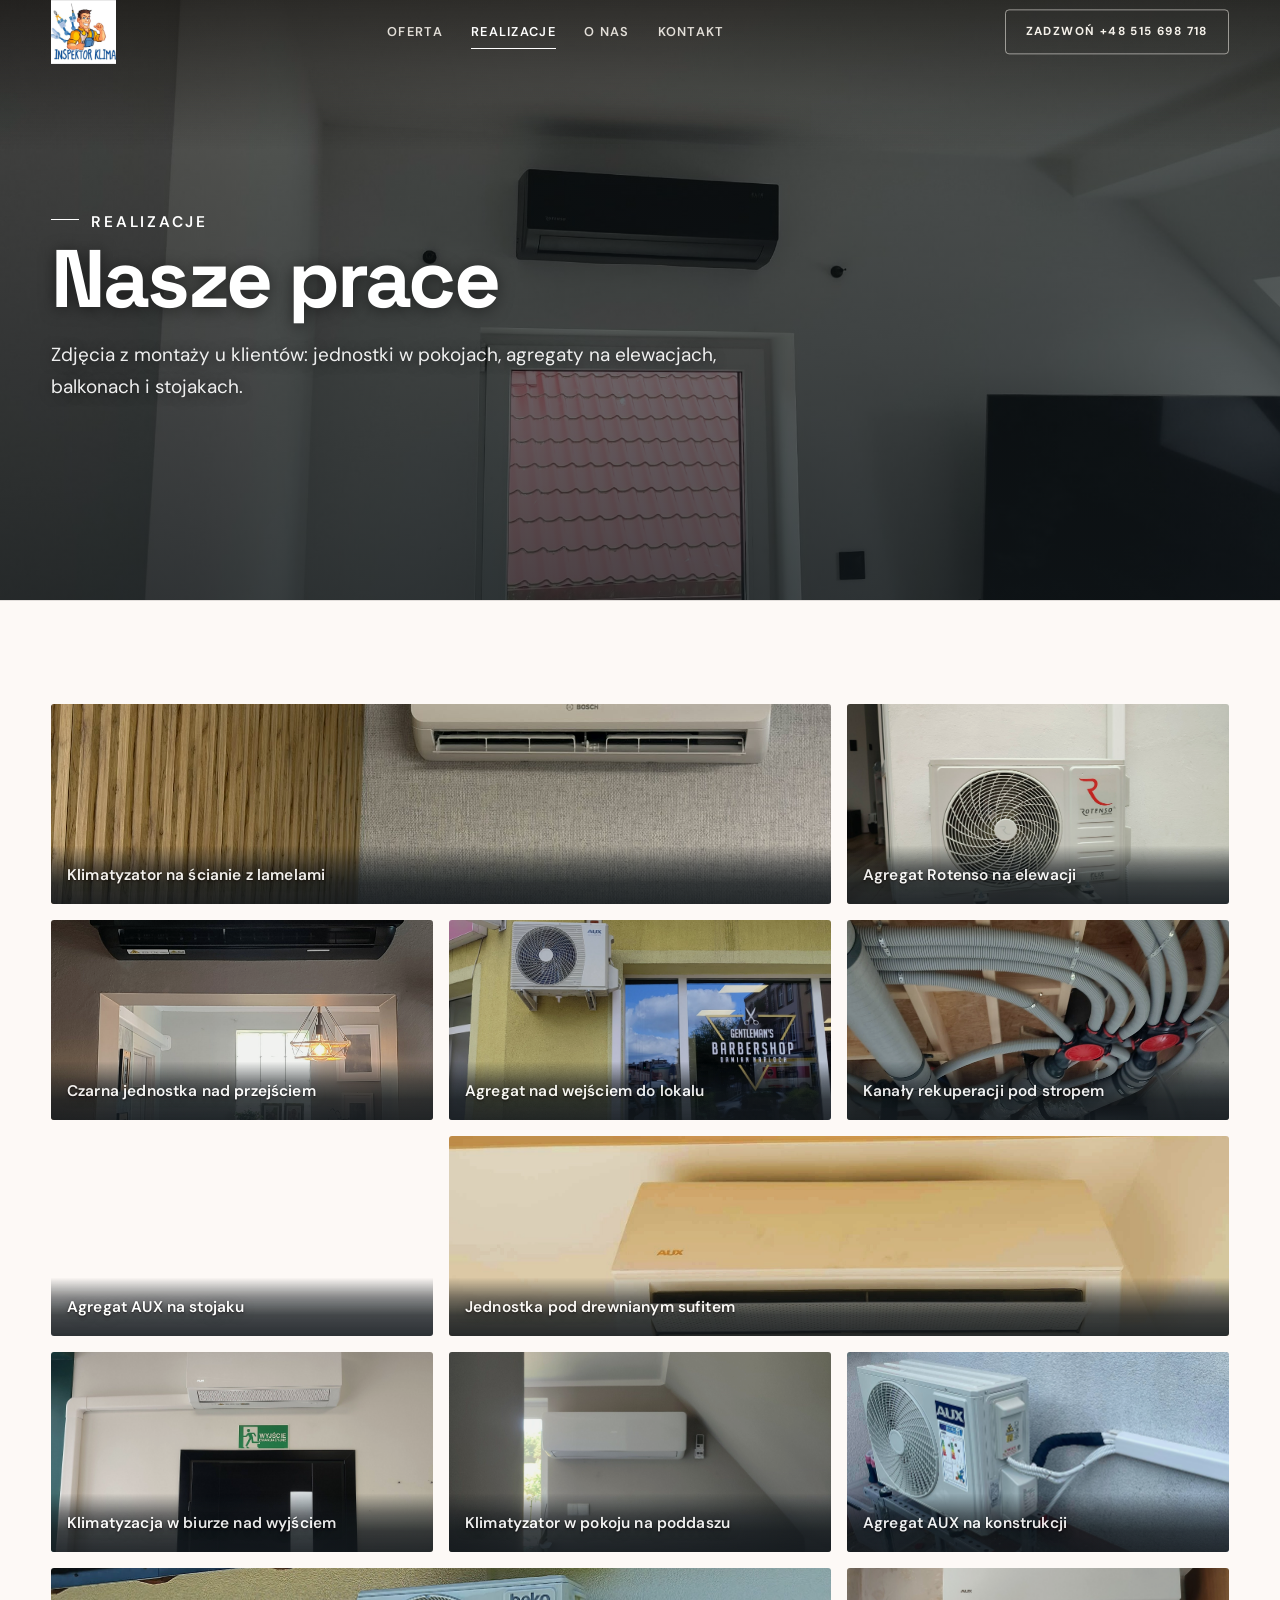
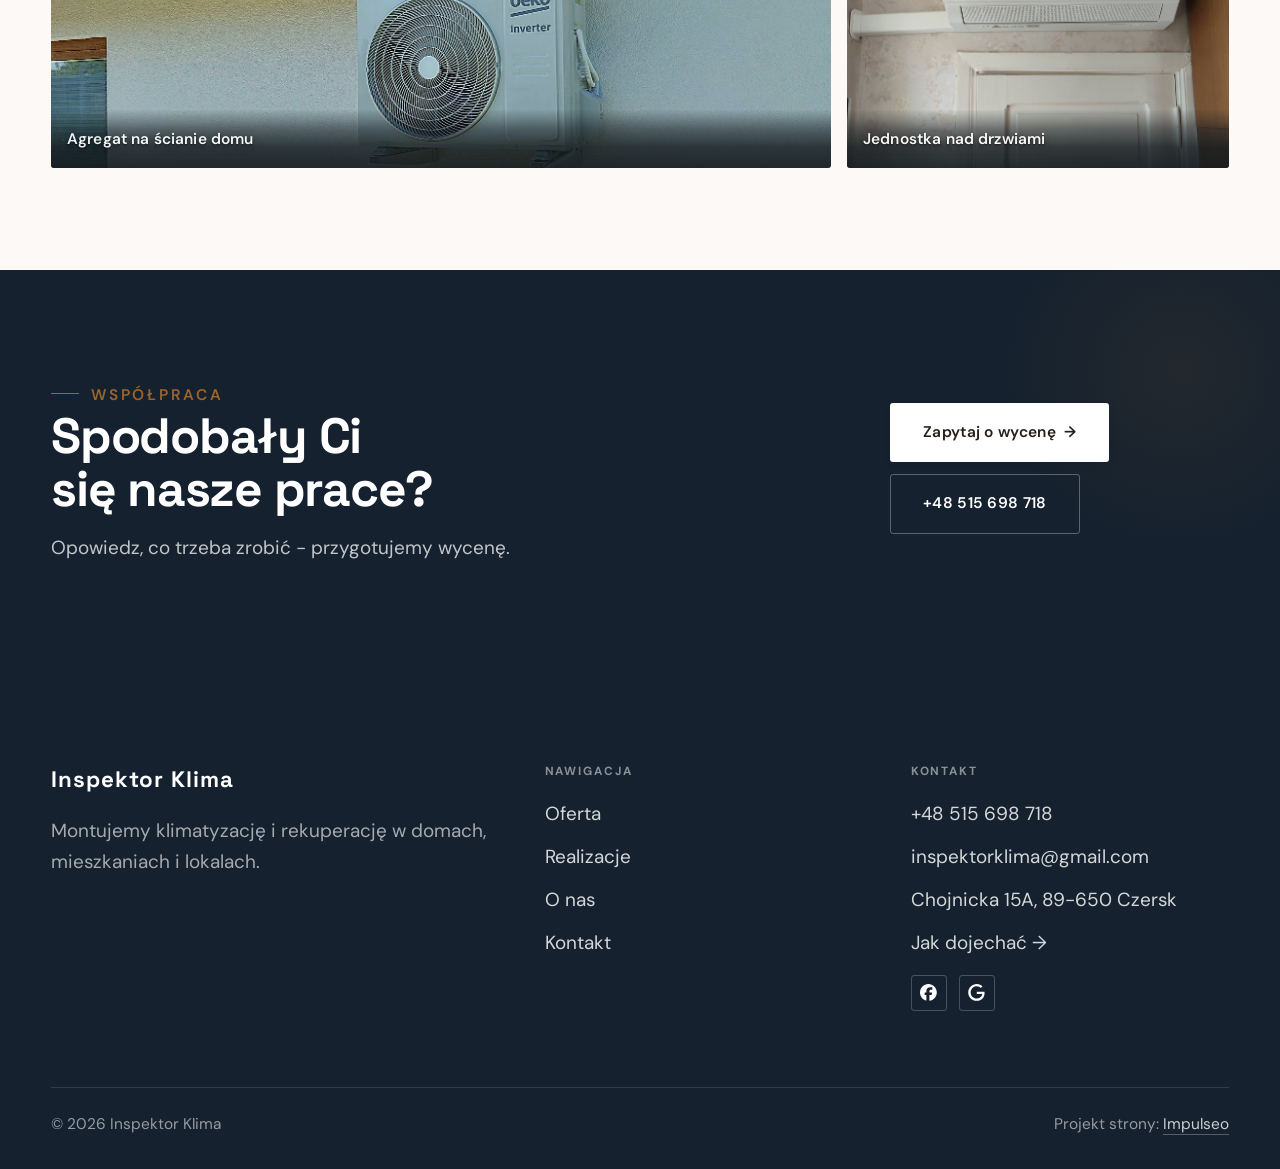
<file: realizacje.html>
<!DOCTYPE html>
<html lang="pl">
<head>
<meta charset="UTF-8">
<meta name="viewport" content="width=device-width, initial-scale=1.0">
<title>Realizacje - Inspektor Klima</title>
<meta name="description" content="Realizacje Inspektor Klima: ">
<link rel="canonical" href="https://kris20032.github.io/inspektor-klima/realizacje.html">
<meta name="robots" content="noindex, nofollow">
<meta property="og:type" content="website">
<meta property="og:locale" content="pl_PL">
<meta property="og:site_name" content="Inspektor Klima">
<meta property="og:title" content="Realizacje - Inspektor Klima">
<meta property="og:description" content="Realizacje Inspektor Klima: ">
<meta property="og:url" content="https://kris20032.github.io/inspektor-klima/realizacje.html">
<meta property="og:image" content="https://kris20032.github.io/inspektor-klima/img/og.jpg">
<meta property="og:image:width" content="1200">
<meta property="og:image:height" content="630">
<meta name="twitter:card" content="summary_large_image">
<link rel="preconnect" href="https://fonts.googleapis.com">
<link rel="preconnect" href="https://fonts.gstatic.com" crossorigin>
<link href="https://fonts.googleapis.com/css2?family=Space+Grotesk:wght@500;600;700&family=DM+Sans:opsz,wght@9..40,400;9..40,500;9..40,600&display=swap" rel="stylesheet">
<link rel="stylesheet" href="assets/styles.css?v=a64f9f22">
</head>
<body>

<header class="nav">
  <div class="wrap nav-inner">
    <a class="brand brand-has-logo" href="index.html"><img class="brand-logo" src="img/logo.jpg" alt="Inspektor Klima" width="720" height="713" decoding="async"></a>
    <nav class="nav-links">
      <a href="oferta.html">Oferta</a>
      <a href="realizacje.html" class="active" aria-current="page">Realizacje</a>
      <a href="o-nas.html">O nas</a>
      <a href="kontakt.html">Kontakt</a>
      <a href="tel:+48515698718" class="btn btn-accent">Zadzwoń +48 515 698 718</a>
    </nav>
    <button class="nav-toggle" aria-label="Menu"><span></span><span></span><span></span></button>
  </div>
</header>

<main>
<section class="pagehead">
  <img src="img/g4.jpg" alt="Inspektor Klima - Nasze prace" width="1996" height="1480" decoding="async">
  <div class="wrap">
    <span class="eyebrow">Realizacje</span>
    <h1>Nasze prace</h1>
    <p>Zdjęcia z montaży u klientów: jednostki w pokojach, agregaty na elewacjach, balkonach i stojakach.</p>
  </div>
</section>
<section>
  <div class="wrap">
    <div class="gallery">
      <div class="tile t-two3 reveal"><img src="img/g1.jpg" alt="Klimatyzator na ścianie z lamelami" loading="lazy" width="1544" height="1140" decoding="async"><div class="cap">Klimatyzator na ścianie z lamelami</div></div>
      <div class="tile t-third reveal"><img src="img/g2.jpg" alt="Agregat Rotenso na elewacji" loading="lazy" width="1944" height="1410" decoding="async"><div class="cap">Agregat Rotenso na elewacji</div></div>
      <div class="tile t-third reveal"><img src="img/g3.jpg" alt="Czarna jednostka nad przejściem" loading="lazy" width="1472" height="1990" decoding="async"><div class="cap">Czarna jednostka nad przejściem</div></div>
      <div class="tile t-third reveal"><img src="img/g5.jpg" alt="Agregat nad wejściem do lokalu" loading="lazy" width="1984" height="1464" decoding="async"><div class="cap">Agregat nad wejściem do lokalu</div></div>
      <div class="tile t-third reveal"><img src="img/g6.jpg" alt="Kanały rekuperacji pod stropem" loading="lazy" width="1514" height="1484" decoding="async"><div class="cap">Kanały rekuperacji pod stropem</div></div>
      <div class="tile t-third reveal"><img src="img/g7.jpg" alt="Agregat AUX na stojaku" loading="lazy" width="1778" height="1320" decoding="async"><div class="cap">Agregat AUX na stojaku</div></div>
      <div class="tile t-two3 reveal"><img src="img/g8.jpg" alt="Jednostka pod drewnianym sufitem" loading="lazy" width="1824" height="760" decoding="async"><div class="cap">Jednostka pod drewnianym sufitem</div></div>
      <div class="tile t-third reveal"><img src="img/g9.jpg" alt="Klimatyzacja w biurze nad wyjściem" loading="lazy" width="2048" height="1531" decoding="async"><div class="cap">Klimatyzacja w biurze nad wyjściem</div></div>
      <div class="tile t-third reveal"><img src="img/g10.jpg" alt="Klimatyzator w pokoju na poddaszu" loading="lazy" width="2048" height="1531" decoding="async"><div class="cap">Klimatyzator w pokoju na poddaszu</div></div>
      <div class="tile t-third reveal"><img src="img/g11.jpg" alt="Agregat AUX na konstrukcji" loading="lazy" width="1530" height="2046" decoding="async"><div class="cap">Agregat AUX na konstrukcji</div></div>
      <div class="tile t-two3 reveal"><img src="img/g12.jpg" alt="Agregat na ścianie domu" loading="lazy" width="1600" height="2133" decoding="async"><div class="cap">Agregat na ścianie domu</div></div>
      <div class="tile t-third reveal"><img src="img/g13.jpg" alt="Jednostka nad drzwiami" loading="lazy" width="1531" height="2048" decoding="async"><div class="cap">Jednostka nad drzwiami</div></div>
    </div>
  </div>
</section>
<section class="cta">
  <div class="wrap">
    <div class="reveal">
      <span class="eyebrow">Współpraca</span>
      <h2>Spodobały Ci się nasze prace?</h2>
      <p>Opowiedz, co trzeba zrobić - przygotujemy wycenę.</p>
    </div>
    <div class="cta-actions reveal">
      <a href="kontakt.html" class="btn btn-light">Zapytaj o wycenę <span class="arr">→</span></a>
      <a href="tel:+48515698718" class="btn btn-ghost btn-ghost-cta">+48 515 698 718</a>
    </div>
  </div>
</section>
</main>

<footer>
  <div class="wrap">
    <div class="foot-grid">
      <div class="foot-brand">
        <div class="name">Inspektor Klima</div>
        <p>Montujemy klimatyzację i rekuperację w domach, mieszkaniach i lokalach.</p>
      </div>
      <div class="foot-col">
        <h4>Nawigacja</h4>
        <a href="oferta.html">Oferta</a>
        <a href="realizacje.html">Realizacje</a>
        <a href="o-nas.html">O nas</a>
        <a href="kontakt.html">Kontakt</a>
      </div>
      <div class="foot-col">
        <h4>Kontakt</h4>
        <a href="tel:+48515698718">+48 515 698 718</a>
        <a href="mailto:inspektorklima@gmail.com">inspektorklima@gmail.com</a>
        <p>Chojnicka 15A, 89-650 Czersk</p>
        <a href="https://maps.google.com/?cid=239962691281805106&g_mp=Cidnb29nbGUubWFwcy5wbGFjZXMudjEuUGxhY2VzLlNlYXJjaFRleHQQAhgEIAA" target="_blank" rel="noopener">Jak dojechać →</a>
      <div class="foot-soc">
        <a class="soc" href="https://www.facebook.com/KlimaInspektor/" target="_blank" rel="noopener" aria-label="Facebook - Inspektor Klima"><svg viewBox="0 0 24 24" aria-hidden="true" focusable="false"><path d="M9.101 23.691v-7.98H6.627v-3.667h2.474v-1.58c0-4.085 1.848-5.978 5.858-5.978.401 0 .955.042 1.468.103a8.68 8.68 0 0 1 1.141.195v3.325a8.623 8.623 0 0 0-.653-.036 26.805 26.805 0 0 0-.733-.009c-.707 0-1.259.096-1.675.309a1.686 1.686 0 0 0-.679.622c-.258.42-.374.995-.374 1.752v1.297h3.919l-.386 2.103-.287 1.564h-3.246v8.245C19.396 23.238 24 18.179 24 12.044c0-6.627-5.373-12-12-12s-12 5.373-12 12c0 5.628 3.874 10.35 9.101 11.647Z" fill="currentColor"/></svg></a>
        <a class="soc" href="https://maps.google.com/?cid=239962691281805106&g_mp=Cidnb29nbGUubWFwcy5wbGFjZXMudjEuUGxhY2VzLlNlYXJjaFRleHQQAhgEIAA" target="_blank" rel="noopener" aria-label="Google - Inspektor Klima"><svg viewBox="0 0 24 24" aria-hidden="true" focusable="false"><path d="M12.48 10.92v3.28h7.84c-.24 1.84-.853 3.187-1.787 4.133-1.147 1.147-2.933 2.4-6.053 2.4-4.827 0-8.6-3.893-8.6-8.72s3.773-8.72 8.6-8.72c2.6 0 4.507 1.027 5.907 2.347l2.307-2.307C18.747 1.44 16.133 0 12.48 0 5.867 0 .307 5.387.307 12s5.56 12 12.173 12c3.573 0 6.267-1.173 8.373-3.36 2.16-2.16 2.84-5.213 2.84-7.667 0-.76-.053-1.467-.173-2.053H12.48z" fill="currentColor"/></svg></a>
      </div>
      </div>
    </div>
    <div class="foot-bot">
      <span>© 2026 Inspektor Klima</span>
      <span>Projekt strony: <a class="foot-credit" href="https://impulseo.pl" target="_blank" rel="noopener">Impulseo</a></span>
    </div>
  </div>
</footer>
<div class="sticky-call"><a class="sc-call" href="tel:+48515698718"><svg class="ico-tel" width="16" height="16" viewBox="0 0 24 24" fill="none" aria-hidden="true"><path d="M6.6 10.8a15.5 15.5 0 0 0 6.6 6.6l2.2-2.2a1 1 0 0 1 1-.24 11.4 11.4 0 0 0 3.6.58 1 1 0 0 1 1 1V20a1 1 0 0 1-1 1A17 17 0 0 1 3 4a1 1 0 0 1 1-1h3.5a1 1 0 0 1 1 1c0 1.25.2 2.46.58 3.6a1 1 0 0 1-.25 1l-2.23 2.2Z" fill="currentColor"/></svg> Zadzwoń</a><a class="sc-quote" href="kontakt.html">Zapytaj o wycenę</a></div>
<div class="demo-wazne" data-do="2026-11-15" data-cykl="3" hidden><svg class="dw-ico" width="13" height="13" viewBox="0 0 24 24" fill="none" aria-hidden="true"><circle cx="12" cy="12" r="8.6" stroke="currentColor" stroke-width="1.8"/><path d="M12 7.2V12l3.3 2" stroke="currentColor" stroke-width="1.8" stroke-linecap="round"/></svg><span class="dw-txt"></span></div>

<script src="assets/main.js"></script>
</body>
</html>
</file>
<file: assets/styles.css>
/* ============================================================
   STOLBASZ — premium, architektoniczny B2B fit-out
   Jasna paleta, zero brązu. System wg premium-web-craft.
   Projekt strony: Impulseo (impulseo.pl)
   ============================================================ */

:root{
  /* PALETA — jasna, architektoniczna, chłodna */
  --paper:#F4F6F8;          /* główne tło */
  --paper-2:#E7EBEF;        /* sekcje alternatywne (chłodny jasny szary) */
  --paper-3:#E7EBEF;        /* delikatne wypełnienia */
  --ink:#15212E;            /* tekst główny — chłodny grafit */
  --ink-soft:#243443;       /* nagłówki drugorzędne */
  --muted:#6B7785;          /* tekst poboczny */
  --line:rgba(21,33,46,.12);/* hairline */
  --accent:#E8A317;         /* stonowany petrol-slate — jedyny akcent */
  --accent-d:#C9870C;
  --accent-soft:rgba(232,163,23,.10);
  --dark:#15212E;           /* sekcje ciemne (stopka/CTA) */

  /* HOVER ZDJĘĆ — JEDEN standard dla całego silnika (decyzja K. 04.08.2026, artefakt z wariantami).
     AKTUALNE (K.+Szymon 09.08.2026, wybór z artefaktu 6 wariantów): zoom 1.05 przy 1.4s -
     przy tak długim czasie mocniejszy kadr NIE skacze, tylko „oddycha". Poprzedni standard
     (1.02 / .55s z 04.08) odbierany jako dynamiczny i szybki.
     Spoczynek lekko przygaszony, ale TYLKO tam, gdzie jest mysz (@media hover:hover) —
     na telefonie zdjęcia zostają w pełnej jasności. */
  --img-zoom:1.05;                   /* K.+Szymon 09.08: wariant F z artefaktu porównawczego */
  --img-rest:brightness(.95) saturate(.99);
  --img-hot:brightness(1.06) saturate(1.05);
  --img-dur:1.4s;                    /* K.+Szymon 09.08 (wariant F): powoli = elegancko */
  --img-ease:cubic-bezier(.16,.84,.44,1);  /* miękki ogon, efekt „oddychania" */

  /* ODSTĘPY — skala 4/8 */
  --space-1:4px; --space-2:8px; --space-3:12px; --space-4:16px; --space-5:24px;
  --space-6:32px; --space-7:48px; --space-8:64px; --space-9:96px; --space-10:128px;

  /* TYPOGRAFIA — fluid clamp() (skala podbita 16.07.2026: większe, czytelniejsze litery — uwaga Adama) */
  --text-sm:clamp(.9rem,.87rem + .12vw,1rem);
  --text-base:clamp(1.08rem,1.04rem + .18vw,1.2rem);
  --text-lg:clamp(1.24rem,1.15rem + .34vw,1.44rem);
  --text-h3:clamp(1.34rem,1.22rem + .55vw,1.66rem);
  --text-h2:clamp(2.1rem,1.66rem + 2.1vw,3.1rem);
  --text-h1:clamp(2.9rem,2.1rem + 4vw,5.1rem);

  /* PROMIENIE — architektoniczne, raczej ostre */
  --r-sm:3px; --r-md:6px; --r-lg:10px;

  /* RUCH */
  --ease:cubic-bezier(.25,.46,.45,.94); --dur:.24s;

  /* CIENIE — miękkie, warstwowe */
  --sh-sm:0 1px 2px rgba(16,24,32,.04), 0 2px 8px rgba(16,24,32,.05);
  --sh-md:0 2px 6px rgba(16,24,32,.05), 0 12px 28px -8px rgba(16,24,32,.12);
  --sh-lg:0 6px 14px rgba(16,24,32,.07), 0 26px 56px -18px rgba(16,24,32,.22);

  --hairline:1px solid var(--line);

  --font-display:'Space Grotesk','Inter',sans-serif;
  --font-body:'DM Sans','Inter',sans-serif;
}

*{box-sizing:border-box;margin:0;padding:0}
html{scroll-behavior:smooth}
body{
  font-family:var(--font-body);
  font-size:var(--text-base);
  line-height:1.65;
  color:var(--ink);
  background:var(--paper);
  -webkit-font-smoothing:antialiased;
  text-rendering:optimizeLegibility;
}
img{max-width:100%;height:auto;display:block}  /* height:auto = width/height z atrybutów trzyma proporcje (TOP#12) */
a{color:inherit;text-decoration:none}

.wrap{width:min(92%,1180px);margin-inline:auto}
section{padding-block:clamp(52px,6.5vw,96px)}

h1,h2,h3{font-family:var(--font-display);font-weight:700;line-height:1.08;letter-spacing:-.02em;color:var(--ink)}
h1{font-size:var(--text-h1);letter-spacing:-.035em}
h2{font-size:var(--text-h2);letter-spacing:-.025em}
h3{font-size:var(--text-h3)}
/* MIARA — długość wiersza. WCAG 2.2 SC 1.4.8: max 80 znaków; Butterick: 45–90.
   68ch daje realnie 72–78 znaków polskiego tekstu, czyli z zapasem pod granicą.
   Wcześniej limit miał TYLKO <p> — <li>, <blockquote> i <dd> nie miały żadnego,
   i to jedyny powód, dla którego 23 bloki na dwóch oddanych stronach jadą po
   83–106 znaków w wierszu (pomiar 07.08.2026, bramka `miara`).
   ⚠️ Listy i definicje ograniczamy TYLKO bez klasy: `ul`/`ol` z klasą to u nas
   układ (siatki kafli, menu), a nie tekst ciągły — tam miarę wyznacza układ. */
/* 60ch, nie 68ch (K. 10.08): po zmianie fontów na węższe kroje (DM Sans i spółka)
   w 68ch mieściło się ~90 znaków - bramka pikselowa słusznie zgłaszała przekroczenie
   granicy 80. Pomiar na żywej przeglądarce: 60ch = 90 znaków, 53ch = ~78 znaków, czyli normę WCAG 1.4.8. */
:root{ --miara:53ch }
p{max-width:min(100%,var(--miara))}
blockquote,
ul:not([class])>li, ol:not([class])>li,
dl:not([class])>dd{max-width:min(100%,var(--miara))}

/* ⚠️ Świadomie BEZ wyjątku `.tile p,.card p,.svc p{max-width:none}`, choć nasuwa się sam:
   te akapity BYŁY już ograniczone (stare `p{max-width:65ch}`), więc „wyjątek" nie odblokowałby
   niczego nowego — tylko ROZLUŹNIŁ stan sprzed zmiany na wszystkich demach naraz.
   `figcaption` żadna z reguł wyżej nie dotyczy, więc też nie potrzebuje zwolnienia. */

/* ŁAMANIE. `balance` wyrównuje długości wierszy w nagłówku, `pretty` pilnuje ostatniego
   wiersza akapitu, żeby nie został w nim jeden wyraz. Obsługiwane od Chrome 117 /
   Safari 17.5; starsze przeglądarki po prostu ignorują tę własność.
   `text-wrap:pretty` nie występowało dotąd ANI RAZ w silniku ani w repo klientów. */
h1,h2,h3,.lead,.lede{text-wrap:balance}
p,li,blockquote,dd{text-wrap:pretty}

.eyebrow{
  font-family:var(--font-body);
  font-size:var(--text-sm);
  font-weight:600;
  letter-spacing:.18em;
  text-transform:uppercase;
  color:var(--accent);
  display:inline-flex;align-items:center;gap:var(--space-3);
}
/* flex:none + margin-top = kreska trzyma się PIERWSZEJ linii. Wcześniej align-items:center
   centrowało ją względem całego bloku i przy zawinięciu (długi kicker typu
   „…WNĘTRZ · LESZNO · OD 2019") druga linia lądowała z brzydkim wcięciem. */
.eyebrow{align-items:flex-start}
.eyebrow>*,.eyebrow{text-wrap:balance}   /* dlugi kicker lamal sie na sierote typu samo „2019" w drugiej linii */
.eyebrow::before{content:"";width:28px;height:1px;background:var(--accent);display:inline-block;flex:none;margin-top:.62em}

.muted{color:var(--muted)}
.lead{font-size:var(--text-lg);line-height:1.55;color:var(--ink-soft);max-width:50ch}

/* ---------- BUTTONS ---------- */
.btn{
  display:inline-flex;align-items:center;gap:var(--space-2);
  font-weight:600;font-size:var(--text-sm);letter-spacing:.02em;
  padding:var(--space-4) var(--space-6);
  border-radius:var(--r-sm);
  transition:transform var(--dur) var(--ease),box-shadow var(--dur) var(--ease),background var(--dur) var(--ease);
  cursor:pointer;border:1px solid transparent;
}
.btn-accent{background:var(--accent);color:#fff;box-shadow:var(--sh-sm)}
.btn-accent:hover{background:var(--accent-d);transform:translateY(-2px);box-shadow:var(--sh-md)}
.btn-accent:active{transform:translateY(0);box-shadow:var(--sh-sm)}
.btn-ghost{background:transparent;color:var(--ink);border-color:var(--line)}
.btn-ghost:hover{border-color:var(--accent);color:var(--accent);transform:translateY(-2px)}
.btn-light{background:#fff;color:var(--ink);box-shadow:var(--sh-sm)}
.btn-light:hover{transform:translateY(-2px);box-shadow:var(--sh-md)}
.btn .arr{transition:transform var(--dur) var(--ease)}
.btn:hover .arr{transform:translateX(4px)}

/* ---------- NAV ---------- */
.nav{
  position:sticky;top:0;z-index:50;
  background:color-mix(in srgb,var(--paper) 88%,transparent);
  backdrop-filter:saturate(140%) blur(10px);
  border-bottom:var(--hairline);
}
.nav-inner{display:flex;align-items:center;justify-content:space-between;gap:var(--space-5);height:72px}
/* ANTY-NACHODZENIE (K. 05.08.2026): długa nazwa firmy + przycisk z pełnym numerem nie mieściły się w pasku
   i flex ściskał linki PONIŻEJ ich treści - "Kontakt" wchodził na ramkę "Zadzwoń +48 ...". Teraz ustępuje
   nazwa marki (skrót wielokropkiem), a menu i przycisk nigdy się nie kurczą ani nie zachodzą na siebie. */
.brand{display:flex;flex-direction:column;line-height:1;min-width:0;flex:0 1 auto}
.brand .name{font-family:var(--font-display);font-weight:800;font-size:1.35rem;letter-spacing:.04em;white-space:nowrap;overflow:hidden;text-overflow:ellipsis}
.brand .sub{font-size:.62rem;letter-spacing:.34em;text-transform:uppercase;color:var(--muted);margin-top:5px;white-space:nowrap;overflow:hidden;text-overflow:ellipsis}
.nav-links{display:flex;align-items:center;gap:var(--space-6);flex:0 0 auto}
.nav-links a{font-size:var(--text-sm);font-weight:500;color:var(--ink-soft);position:relative;padding-block:4px;white-space:nowrap;transition:color var(--dur) var(--ease)}
.nav-links a::after{content:"";position:absolute;left:0;bottom:0;width:0;height:1.5px;background:var(--accent);transition:width var(--dur) var(--ease)}
.nav-links a:hover,.nav-links a.active{color:var(--ink)}
.nav-links a:hover::after,.nav-links a.active::after{width:100%}
.nav-links .btn{padding:var(--space-2) var(--space-5)}
/* przyciski w nav: właściwy kolor (przebij .nav-links a) + bez podkreślenia */
.nav-links a.btn-accent{color:#fff}
.nav-links a.btn-ghost,.nav-links a.btn-light{color:var(--ink)}
/* CTA w pasku: NIE podkreślenie spod linków menu, ale ten sam przelatujący błysk,
   co na wszystkich innych przyciskach (zgłoszenie K. 13.08.2026 - „na hero jest efekt
   światła przechodzącego przez przycisk, na navbarze go nie ma, a mają być identyczne").
   Reguła `.nav-links a::after` jest silniejsza od `.btn::after`, więc trzeba jej
   geometrię wyzerować i wpisać połysk z nazwy - samo `display:none` gasiło efekt. */
.nav-links a.btn::after{
  display:block;content:"";position:absolute;inset:0;z-index:-1;pointer-events:none;
  width:auto;height:auto;border-radius:inherit;   /* kasuje geometrię podkreślenia (width:0;height:1.5px) */
  background:linear-gradient(100deg,transparent 32%,rgba(255,255,255,.20) 50%,transparent 68%);
  translate:-120% 0}
@media (prefers-reduced-motion:no-preference){
  .nav-links a.btn:hover::after{translate:120% 0;transition:translate .75s var(--mt-ease,cubic-bezier(.16,.84,.44,1))}
}
.nav-toggle{display:none;background:none;border:none;cursor:pointer;flex-direction:column;gap:5px;padding:8px}
.nav-toggle span{width:24px;height:2px;background:var(--ink);transition:var(--dur)}
/* Ciasny zakres MIĘDZY menu mobilnym a pełnym pulpitem: zbijamy odstępy i nazwę marki,
   żeby wszystko zmieściło się naturalnie, zanim w ogóle dojdzie do skracania wielokropkiem. */
@media(max-width:1280px) and (min-width:921px){
  .nav-links{gap:var(--space-4)}
  .nav-links .btn{padding:var(--space-2) var(--space-4)}
  .brand .name{font-size:1.15rem}
}

/* ---------- HERO (split) ---------- */
.hero{position:relative;overflow:hidden;border-bottom:var(--hairline)}
.hero-grid{display:grid;grid-template-columns:1.05fr .95fr;gap:clamp(24px,4vw,60px);align-items:center;
  padding-block:clamp(36px,4.5vw,64px)}
.hero-copy .eyebrow{margin-bottom:var(--space-5)}
.hero-copy h1{margin-bottom:var(--space-5)}
.hero-copy .lead{margin-bottom:var(--space-7)}
.hero-actions{display:flex;flex-wrap:wrap;gap:var(--space-4)}
.hero-art{position:relative;aspect-ratio:4/3;border-radius:var(--r-lg);overflow:hidden;box-shadow:var(--sh-lg)}
.hero-art img{width:100%;height:100%;object-fit:cover}
.hero-art::after{content:"";position:absolute;inset:0;background:linear-gradient(180deg,transparent 55%,rgba(18,24,28,.28))}
.hero-badge{position:absolute;left:var(--space-5);bottom:var(--space-5);z-index:2;
  background:rgba(252,252,251,.94);backdrop-filter:blur(4px);
  border-radius:var(--r-md);padding:var(--space-4) var(--space-5);box-shadow:var(--sh-md);max-width:78%}
.hero-badge strong{display:block;font-family:var(--font-display);font-size:1rem;letter-spacing:-.01em}
.hero-badge span{font-size:var(--text-sm);color:var(--muted)}

/* ---------- HERO duży / kinowy (strona główna) ---------- */
.hero-cine{position:relative;min-height:clamp(560px,82vh,840px);min-height:clamp(560px,82svh,840px);display:flex;align-items:center;overflow:hidden;border-bottom:var(--hairline)}
.hero-cine>img{position:absolute;inset:0;width:100%;height:100%;object-fit:cover;z-index:0}
.hero-cine::after{content:"";position:absolute;inset:0;z-index:1;
  background:linear-gradient(95deg,rgba(13,18,23,.86) 0%,rgba(13,18,23,.64) 32%,rgba(13,18,23,.24) 62%,rgba(13,18,23,.04) 100%)}
.hero-cine .wrap{position:relative;z-index:2;padding-block:var(--space-8)}
.hero-cine .hero-copy{max-width:660px}
.hero-cine .eyebrow{color:#fff;margin-bottom:var(--space-5)}
.hero-cine .eyebrow::before{background:#fff}
.hero-cine h1{color:#fff;margin-bottom:var(--space-5);font-size:clamp(2.9rem,2rem + 4.4vw,5.2rem);text-wrap:balance}
.hero-cine .lead{color:rgba(255,255,255,.92);max-width:48ch;margin-bottom:var(--space-7)}
.hero-cine .hero-actions{display:flex;flex-wrap:wrap;gap:var(--space-4)}
/* NISKIE OKNO (laptop z dokiem i paskami przeglądarki ma ~700-780 px wysokości widoku):
   H1 do 5.2rem + długi lead nie mieściły się i przyciski wypadały POD krawędź ekranu -
   klient widział stronę bez ani jednego CTA. Skalujemy w dół, zamiast przycinać treść. */
@media(min-width:821px) and (max-height:820px){
  .hero-cine{min-height:clamp(520px,94svh,780px)}
  .hero-cine .wrap{padding-block:var(--space-6)}
  .hero-cine h1{font-size:clamp(2.2rem,1.5rem + 2.6vw,3.6rem);margin-bottom:var(--space-4)}
  .hero-cine .eyebrow{margin-bottom:var(--space-4)}
  .hero-cine .lead{margin-bottom:var(--space-5);max-width:44ch}
}
@media(max-width:680px){
  .hero-cine{min-height:clamp(520px,76vh,640px);min-height:clamp(520px,76svh,640px);align-items:flex-end}
  .hero-cine::after{background:linear-gradient(0deg,rgba(13,18,23,.9) 6%,rgba(13,18,23,.45) 55%,rgba(13,18,23,.25) 100%)}
  .hero-cine .wrap{padding-bottom:var(--space-9)}
  /* TELEFON (~90% oglądających): lead potrafił zająć 8 linii i zepchnąć CTA poza pierwszy ekran.
     Zwężamy interlinię i skalę - treści nie ucinamy, bo to ona sprzedaje. */
  .hero-cine .lead{font-size:.98rem;line-height:1.5;margin-bottom:var(--space-5)}
  .hero-cine .eyebrow{font-size:.72rem;letter-spacing:.13em;margin-bottom:var(--space-4)}
  .hero-cine .eyebrow::before{width:20px}
  .hero-cine h1{margin-bottom:var(--space-4)}
}

/* full-bleed hero variant (podstrony) */
.pagehead{position:relative;min-height:46vh;min-height:46svh;display:flex;align-items:flex-end;overflow:hidden;border-bottom:var(--hairline)}
.pagehead img{position:absolute;inset:0;width:100%;height:100%;object-fit:cover}
/* 10.08.2026 (decyzja K.): mocniejsze przyciemnienie + cień pod tekstem. Bramka mierzyła na
   nagłówkach podstron 3,38-3,43:1 przy wymaganych 4,5 — jasne zdjęcie (hala, śnieg, niebo)
   podchodziło pod biały tekst. Zdjęcia klientów są różne, więc kontrast musi dawać WARSTWA,
   a nie szczęśliwy dobór kadru. */
.pagehead::after{content:"";position:absolute;inset:0;background:linear-gradient(180deg,rgba(18,24,28,.40),rgba(18,24,28,.76))}
.pagehead .wrap{position:relative;z-index:2;padding-block:var(--space-9);color:#fff}
.pagehead h1{color:#fff;max-width:18ch;text-shadow:0 2px 16px rgba(0,0,0,.55)}
.pagehead .eyebrow{color:#fff}
.pagehead .eyebrow::before{background:#fff}
.pagehead p{color:rgba(255,255,255,.92);margin-top:var(--space-4);max-width:54ch;text-shadow:0 1px 12px rgba(0,0,0,.5)}

/* ---------- STRIP (pasek skrótów / liczby) ---------- */
.strip{background:var(--dark);color:#fff}
/* PASEK HASEŁ — standard 04.08.2026 (decyzja K.): 5 haseł w JEDNYM rzędzie, tekst WYŚRODKOWANY,
   węższe marginesy boczne niż reszta strony (pasek ma iść szerzej), równe wysokości kolumn. */
.strip .wrap{width:min(96%,1440px);display:grid;grid-template-columns:repeat(5,1fr);
  gap:var(--space-5);padding-block:var(--space-7);align-items:stretch}
.strip .item .k{font-family:var(--font-display);font-size:clamp(1.05rem,.82rem + .85vw,1.55rem);
  font-weight:800;letter-spacing:-.02em;color:#fff;line-height:1.18;text-wrap:balance}
.strip .item .v{font-size:var(--text-sm);color:rgba(255,255,255,.66);margin-top:var(--space-2);line-height:1.4}
.strip .item{border-left:2px solid var(--accent);padding-inline:var(--space-4);
  text-align:center;display:flex;flex-direction:column;justify-content:center}
/* liczba kolumn = liczba haseł, żeby ostatnie nie zostawało samo w drugim rzędzie.
   Klasę n-N nadaje multipage.py; domyślnie (bez klasy) pasek jest 5-kolumnowy. */
.strip.n-2 .wrap{grid-template-columns:repeat(2,1fr)}
.strip.n-3 .wrap{grid-template-columns:repeat(3,1fr)}
.strip.n-4 .wrap{grid-template-columns:repeat(4,1fr);gap:var(--space-6)}
.strip.n-4 .item .k{font-size:clamp(1.3rem,1rem + 1.1vw,2rem)}
.strip.n-6 .wrap{grid-template-columns:repeat(6,1fr);gap:var(--space-4)}
.strip.n-6 .item .k{font-size:clamp(.98rem,.8rem + .7vw,1.35rem)}
/* równe łamanie: zamiast "długa linia + jedno słowo" obie linie zbliżonej długości */
.strip .item .k{text-wrap:balance}

/* ---------- SECTION HEAD ---------- */
.head{max-width:48rem;margin-bottom:var(--space-8)}
.head.center{margin-inline:auto;text-align:center}
.head .eyebrow{margin-bottom:var(--space-4)}
.head h2{margin-bottom:var(--space-4)}
.head p{color:var(--muted);font-size:var(--text-lg);line-height:1.55}
.head.center p{margin-inline:auto}

/* ---------- INTRO SPLIT ---------- */
.split{display:grid;grid-template-columns:.92fr 1.08fr;gap:clamp(28px,5vw,80px);align-items:center}
.split.rev{grid-template-columns:1.08fr .92fr}
.split.rev .split-art{order:-1}
.split-art{position:relative;aspect-ratio:5/4;border-radius:var(--r-lg);overflow:hidden;box-shadow:var(--sh-lg)}
.split-art img{width:100%;height:100%;object-fit:cover}
.split-copy h2{margin-bottom:var(--space-5)}
.split-copy p+p{margin-top:var(--space-4)}
.split-copy .btn{margin-top:var(--space-6)}

/* ---------- SERVICES (zakres) ---------- */
.svc-grid{display:grid;grid-template-columns:repeat(auto-fit,minmax(280px,1fr));gap:var(--space-5)}
.svc{background:#fff;border:var(--hairline);border-radius:var(--r-md);padding:var(--space-7) var(--space-6);
  transition:transform var(--dur) var(--ease),box-shadow var(--dur) var(--ease),border-color var(--dur) var(--ease);
  position:relative;overflow:hidden}
.svc::before{content:"";position:absolute;left:0;top:0;width:3px;height:0;background:var(--accent);transition:height var(--dur) var(--ease)}
.svc:hover{transform:translateY(-4px);box-shadow:var(--sh-md);border-color:transparent}
.svc:hover::before{height:100%}
.svc .ic{font-family:var(--font-display);font-size:.8rem;font-weight:700;letter-spacing:.12em;color:var(--accent);margin-bottom:var(--space-4)}
.svc h3{margin-bottom:var(--space-3);font-size:1.22rem}
.svc p{color:var(--muted);font-size:var(--text-base);line-height:1.6}

/* big detailed service rows */
.svc-row{display:grid;grid-template-columns:.8fr 1.2fr;gap:clamp(20px,4vw,60px);align-items:center;padding-block:var(--space-8)}
.svc-row+.svc-row{border-top:var(--hairline)}
.svc-row.rev{grid-template-columns:1.2fr .8fr}
/* Naprzemienny układ wierszy oferty: co drugi wiersz ma zdjęcie po PRAWEJ.
   Było `order:-1` — martwy kod, bo zdjęcie i tak jest pierwszym dzieckiem w HTML,
   więc wszystkie wiersze wyglądały identycznie (zdjęcie zawsze z lewej), a `rev`
   zmieniało tylko szerokość kolumn. Znalezione 29.07.2026 przy różnicowaniu kierunków
   animacji (pomiar pozycji: art.mid 390/502 przy row.mid 756 — zawsze lewa strona). */
.svc-row.rev .svc-row-art{order:2}
.svc-row-art{aspect-ratio:4/3;border-radius:var(--r-md);overflow:hidden;box-shadow:var(--sh-md)}
.svc-row-art img{width:100%;height:100%;object-fit:cover}
.svc-row h3{font-size:1.5rem;margin-bottom:var(--space-4)}
.svc-row .num{font-family:var(--font-display);font-size:.85rem;font-weight:700;letter-spacing:.14em;color:var(--accent);display:block;margin-bottom:var(--space-3)}
.svc-row ul{list-style:none;margin-top:var(--space-4);display:flex;flex-direction:column;gap:var(--space-2)}
.svc-row li{position:relative;padding-left:var(--space-5);color:var(--muted);font-size:var(--text-base)}
.svc-row li::before{content:"";position:absolute;left:0;top:.62em;width:8px;height:1px;background:var(--accent)}

/* ---------- GALLERY (realizacje) ---------- */
.gallery{display:grid;grid-template-columns:repeat(12,1fr);gap:var(--space-4);grid-auto-rows:200px}
/* GALERIA MASONRY — pionowe zdjęcia (portrety beauty/wellness) bez przycinania: kolumny, height auto */
.gallery-masonry{column-count:3;column-gap:var(--space-4)}
@media(max-width:900px){.gallery-masonry{column-count:2}}
@media(max-width:560px){.gallery-masonry{column-count:1}}
.gallery-masonry .m-tile{break-inside:avoid;margin:0 0 var(--space-4);padding:0;position:relative;overflow:hidden;border-radius:var(--r-md);border:1px solid var(--line)}
.gallery-masonry .m-tile img{width:100%;height:auto;display:block}
.gallery-masonry .m-tile .cap{position:absolute;left:0;right:0;bottom:0;padding:var(--space-4);color:#fff;background:linear-gradient(0deg,rgba(0,0,0,.55),transparent);font-size:var(--text-sm)}
.gallery-masonry .m-tile .cap small{display:block;font-weight:400;opacity:.78;letter-spacing:.04em;text-transform:uppercase;font-size:.66rem;margin-top:3px}
.tile{position:relative;overflow:hidden;border-radius:var(--r-md);box-shadow:var(--sh-sm);
  transition:transform var(--dur) var(--ease),box-shadow var(--dur) var(--ease)}
.tile img{width:100%;height:100%;object-fit:cover;
  transition:transform var(--img-dur) var(--img-ease),filter var(--img-dur) var(--img-ease)}
.tile:hover{box-shadow:var(--sh-md)}
.tile .cap{position:absolute;left:0;right:0;bottom:0;padding:var(--space-5) var(--space-4) var(--space-4);
  /* mocniejszy spad + cien pod tekstem: na JASNYCH zdjeciach klienta (biale fronty, sciany)
     slaby gradient dawal kontrast ~1.5:1 zamiast wymaganych 3.6:1 (bramka wygladu, 10.08.2026) */
  background:linear-gradient(transparent 10%,rgba(18,24,28,.55) 40%,rgba(18,24,28,.88) 68%,rgba(18,24,28,.99));color:#fff;
  text-shadow:0 1px 2px rgba(0,0,0,.85),0 2px 10px rgba(0,0,0,.55);
  font-size:var(--text-sm);font-weight:600;letter-spacing:.01em;
  opacity:0;transform:translateY(8px);transition:var(--dur) var(--ease)}
.tile:hover .cap{opacity:1;transform:translateY(0)}
.tile .cap small{display:block;font-weight:400;opacity:.78;letter-spacing:.04em;text-transform:uppercase;font-size:.66rem;margin-top:3px}
/* bento spans */
.t-wide{grid-column:span 6}
.t-tall{grid-column:span 6;grid-row:span 2}
.t-std{grid-column:span 6}
.t-third{grid-column:span 4}
.t-two3{grid-column:span 8}

/* ---------- TRUST / WIARYGODNOŚĆ ---------- */
.trust{background:var(--paper-2)}
.trust-grid{display:grid;grid-template-columns:repeat(auto-fit,minmax(240px,1fr));gap:var(--space-5);margin-top:var(--space-7)}
.trust-card{background:#fff;border-radius:var(--r-md);padding:var(--space-7) var(--space-6);box-shadow:var(--sh-sm);border-top:3px solid var(--accent)}
.trust-card .big{font-family:var(--font-display);font-size:clamp(1.8rem,1.3rem + 1.6vw,2.6rem);font-weight:800;letter-spacing:-.02em;color:var(--ink);line-height:1}
.trust-card h3{font-size:1.12rem;margin:var(--space-3) 0 var(--space-2)}
.trust-card p{color:var(--muted);font-size:var(--text-base);line-height:1.55}

/* ---------- CTA band ---------- */
.cta{background:var(--dark);color:#fff;position:relative;overflow:hidden}
/* telefon w CTA: na ciemnym tle biały (domyślnie), rodziny z JASNYM tłem CTA
   nadpisują to u siebie - wcześniej kolor siedział w stylu inline i wygrywał z rodziną. */
.cta .btn-ghost-cta{color:#fff;border-color:rgba(255,255,255,.3)}
.cta .wrap{display:grid;grid-template-columns:1.4fr .6fr;gap:var(--space-7);align-items:center;position:relative;z-index:2}
.cta h2{color:#fff;max-width:20ch}
.cta p{color:rgba(255,255,255,.74);margin-top:var(--space-4)}
.cta-actions{display:flex;flex-direction:column;gap:var(--space-3);align-items:flex-start}
.cta::before{content:"";position:absolute;right:-80px;top:-80px;width:360px;height:360px;border-radius:50%;
  background:radial-gradient(circle,var(--accent-soft),transparent 70%)}

/* ---------- CONTACT ---------- */
.contact-grid{display:grid;grid-template-columns:.85fr 1.15fr;gap:clamp(28px,4vw,56px);align-items:start}
.info-list{display:flex;flex-direction:column;gap:var(--space-2)}
.info-row{display:flex;gap:var(--space-4);align-items:flex-start;padding-block:var(--space-4);border-bottom:var(--hairline)}
.info-row .ic{flex:none;width:42px;height:42px;display:grid;place-items:center;border-radius:50%;
  background:var(--accent-soft);color:var(--accent);font-size:1.05rem}
.info-row .lbl{font-size:.72rem;letter-spacing:.14em;text-transform:uppercase;color:var(--muted)}
.info-row .val{font-weight:600;font-size:var(--text-base);margin-top:2px}
.info-row a.val:hover{color:var(--accent)}
.map{border:none;border-radius:var(--r-lg);box-shadow:var(--sh-md);width:100%;height:100%;min-height:380px;filter:grayscale(.2) contrast(1.02)}
.form{background:#fff;border:var(--hairline);border-radius:var(--r-lg);padding:clamp(24px,3vw,40px);box-shadow:var(--sh-sm)}
.form .fld{margin-bottom:var(--space-5)}
.form label{display:block;font-size:var(--text-sm);font-weight:600;margin-bottom:var(--space-2)}
.form input,.form textarea{width:100%;font-family:inherit;font-size:var(--text-base);color:var(--ink);
  padding:var(--space-4);border:var(--hairline);border-radius:var(--r-sm);background:var(--paper);transition:border-color var(--dur)}
.form input:focus,.form textarea:focus{outline:none;border-color:var(--accent);background:#fff}
.form textarea{resize:vertical;min-height:120px}
.form .note{font-size:var(--text-sm);color:var(--muted);margin-top:var(--space-3)}

/* ---------- FOOTER ---------- */
footer{background:var(--dark);color:#fff;padding-block:var(--space-9) var(--space-6)}
.foot-grid{display:grid;grid-template-columns:1.4fr 1fr 1fr;gap:var(--space-7);margin-bottom:var(--space-8)}
.foot-brand .name{font-family:var(--font-display);font-weight:800;font-size:1.4rem;letter-spacing:.04em}
.foot-brand p{color:rgba(255,255,255,.62);margin-top:var(--space-4);font-size:var(--text-base);max-width:38ch}
.foot-col h4{font-size:.74rem;letter-spacing:.16em;text-transform:uppercase;color:rgba(255,255,255,.5);margin-bottom:var(--space-4)}
.foot-col a,.foot-col p{display:block;color:rgba(255,255,255,.82);font-size:var(--text-base);margin-bottom:var(--space-3)}
.foot-col a:hover{color:#fff}
.foot-bot{border-top:1px solid rgba(255,255,255,.12);padding-top:var(--space-5);display:flex;justify-content:space-between;flex-wrap:wrap;gap:var(--space-3);
  font-size:var(--text-sm);color:rgba(255,255,255,.55)}
.foot-bot a:hover{color:#fff}
/* Podpis w stopce = klikalny link do impulseo.pl (31.07.2026). Ma być WIDOCZNIE klikalny,
   ale nie krzyczeć - stąd sam kolor jaśniejszy + delikatne podkreślenie na najeździe. */
.foot-bot a.foot-credit{color:rgba(255,255,255,.78);text-decoration:none;border-bottom:1px solid rgba(255,255,255,.28)}
.foot-bot a.foot-credit:hover{color:#fff;border-bottom-color:#fff}

/* ---------- REVEAL ---------- */
.reveal{opacity:0;transform:translateY(22px);transition:opacity .6s var(--ease),transform .6s var(--ease)}
.reveal.in{opacity:1;transform:none}

/* ---------- RESPONSIVE ---------- */
@media(max-width:920px){
  .hero-grid,.split,.split.rev,.svc-row,.svc-row.rev,.cta .wrap,.contact-grid,.foot-grid{grid-template-columns:1fr}
  .split.rev .split-art,.svc-row.rev .svc-row-art{order:0}
  .hero-art{aspect-ratio:16/10;max-height:420px}
  .strip .wrap,.strip.n-2 .wrap,.strip.n-3 .wrap,.strip.n-4 .wrap,.strip.n-6 .wrap{grid-template-columns:repeat(2,1fr);gap:var(--space-6)}
  .strip .item .k,.strip.n-6 .item .k{font-size:clamp(1.3rem,1.1rem + 1vw,2rem)}
  .gallery{grid-auto-rows:180px}
  .t-wide,.t-tall,.t-std,.t-third,.t-two3{grid-column:span 6}
  .t-tall{grid-row:span 1}
  .cta-actions{flex-direction:row;flex-wrap:wrap}
  .foot-grid{gap:var(--space-6)}
}
@media(max-width:680px){
  .nav-links{position:fixed;inset:72px 0 auto 0;background:var(--paper);flex-direction:column;align-items:stretch;
    gap:0;padding:var(--space-4) 6%;border-bottom:var(--hairline);box-shadow:var(--sh-md);
    transform:translateY(-120%);transition:transform var(--dur) var(--ease)}
  .nav-links.open{transform:translateY(0)}
  .nav-links a{padding-block:var(--space-4);border-bottom:var(--hairline)}
  .nav-links .btn{margin-top:var(--space-3);justify-content:center}
  .nav-toggle{display:flex}
  .strip .wrap,.strip.n-2 .wrap,.strip.n-3 .wrap,.strip.n-4 .wrap,.strip.n-6 .wrap{grid-template-columns:1fr}
  .gallery{grid-template-columns:repeat(6,1fr)}
  .foot-grid{grid-template-columns:1fr}
}
@media(prefers-reduced-motion:reduce){
  /* audyt 09.08 TOP#14: samo skrócenie duration przy animacji INFINITE = stroboskop
     (pętla .01ms miga ekranem); iteration-count:1 gasi pętlę naprawdę. Pseudoelementy
     też - tła hero (gastro/studio) animują ::before/img, blanket na * ich nie łapał. */
  *,*::before,*::after{animation-duration:.01ms!important;animation-iteration-count:1!important;animation-delay:0s!important;transition:none!important}
  .reveal{opacity:1!important;transform:none!important}
  html{scroll-behavior:auto}
}

/* ============================================================
   PREMIUM LAYER — destylat deep-researchu branż (anty-AI, spokój).
   Zmienne STOLBASZ (--accent/--ink/--paper/--line/--dark). Ruch ledwo
   zauważalny, krzywa cubic-bezier(.16,.84,.44,1); prefers-reduced-motion
   pokryte blanketem wyżej. Karty hairline zamiast cieni = #1 sygnał „nie-AI".
   ============================================================ */

/* więcej oddechu między sekcjami (liderzy: 110-130px) */
section{padding-block:clamp(64px,8vw,128px)}

/* 1) Aksamitny reveal — dłuższa, miękka krzywa zamiast „skoku" */
.reveal{transition:opacity .9s cubic-bezier(.16,.84,.44,1),transform .9s cubic-bezier(.16,.84,.44,1);will-change:opacity,transform}
/* stagger TYLKO w galerii (tam pozycja = porządek dzieci) */
.gallery .reveal:nth-child(2){transition-delay:.07s}
.gallery .reveal:nth-child(3){transition-delay:.14s}
.gallery .reveal:nth-child(4){transition-delay:.21s}
.gallery .reveal:nth-child(5){transition-delay:.28s}
.gallery .reveal:nth-child(6){transition-delay:.35s}

/* 2) Hero STATYCZNY na .hero-cine — Ken Burns CAŁKIEM WYŁĄCZONY 26.06 (3. zgłoszenie Szymona).
   GENEZA: animowanie scale na <img> hero z teksturami (cegły/framugi) re-samplinguje obraz
   klatka po klatce → na części ekranów drobne drganie/shimmer = „heroshot się trzęsie".
   translateY usunięto wcześniej, scale-only + will-change/GPU NIE wystarczyły do GWARANCJI gładkości.
   Krzysztof zażądał pewności („make sure, że błąd się nie pojawi") > efekt. Zero animacji = 0% drgania.
   Delikatny zoom zostaje TYLKO w pełnoekranowych hero gastro/studio (hg-bg/hs-bg — tło, inny
   mechanizm, chwalone, nigdy nie zgłaszane). NIE wracać do KB na .hero-cine bez realnego testu
   na sprzęcie klienta — to ryzyko regresji „trzęsienia”. */
/* BEZPIECZNY "wow" na hero = jednorazowy FADE-IN (opacity), nie zoom.
   opacity nie dotyka bitmapy → gładkie na KAŻDYM zdjęciu/ekranie/GPU, zero ryzyka migotania.
   Geometryczny ruch (scale/translate) na .hero-cine jest ZAKAZANY (bramka pilnuje). */
@keyframes heroFade{from{opacity:0}to{opacity:1}}
.hero-cine>img{transform:none;animation:heroFade 1.1s ease-out both}

/* 3) Akcentowy hairline pod nagłówkiem sekcji, który „rysuje się" przy wejściu */
.head h2{position:relative;padding-bottom:18px}
.head h2::after{content:"";position:absolute;left:0;bottom:0;height:1px;width:0;background:var(--accent);transition:width 1s cubic-bezier(.16,.84,.44,1) .15s}
.head.center h2::after{left:50%;transform:translateX(-50%)}
.head.reveal.in h2::after,.head.center.reveal.in h2::after{width:54px}

/* 4) Karty HAIRLINE zamiast cieni/zaokrągleń (najmocniejszy anty-AI detal) */
.svc{background:transparent;border:1px solid var(--line);border-radius:var(--r-sm);box-shadow:none}
.svc:hover{box-shadow:none;border-color:var(--accent);transform:translateY(-3px)}
.trust-card{background:transparent;box-shadow:none;border:1px solid var(--line);border-top:2px solid var(--accent);border-radius:var(--r-sm)}
.tile{box-shadow:none;border-radius:var(--r-sm)}
.tile:hover{box-shadow:none}

/* 5) Sticky-nav kondensuje się po przewinięciu (sygnał dopracowania) */
.nav{transition:box-shadow .4s ease,background .4s ease}
.nav.is-stuck{box-shadow:0 1px 0 var(--line),0 14px 30px -24px rgba(0,0,0,.45)}
.nav-inner{transition:height .35s var(--ease)}
.nav.is-stuck .nav-inner{height:60px}

/* 6) MANIFESTO — pełnoekranowy cytat-bohater (zastępuje generyczne „Dlaczego my") */
.manifesto{background:var(--paper-2);text-align:center}
.manifesto .wrap{max-width:60rem}
.manifesto p{font-family:var(--font-display);font-style:italic;font-size:clamp(1.6rem,1rem + 2.4vw,2.8rem);line-height:1.32;color:var(--ink-soft);margin-inline:auto;max-width:26ch;position:relative;padding-top:var(--space-8)}
.manifesto p::before{content:"";position:absolute;top:0;left:50%;transform:translateX(-50%);width:54px;height:1px;background:var(--accent)}
.manifesto p span{color:var(--accent);font-style:italic}

/* 7) GATEWAYS — 3 duże bramy-zdjęcia (zamiast paska menu usług) */
.gateways{display:grid;grid-template-columns:repeat(3,1fr);gap:var(--space-4)}
.gateway{position:relative;aspect-ratio:3/4;overflow:hidden;border-radius:var(--r-sm);display:block}
.gateway img{width:100%;height:100%;object-fit:cover;
  transition:transform var(--img-dur) var(--img-ease),filter var(--img-dur) var(--img-ease)}
.gateway::after{content:"";position:absolute;inset:0;background:linear-gradient(180deg,transparent 38%,rgba(18,24,28,.74))}
/* ===== HOVER ZDJĘĆ — jedno miejsce dla WSZYSTKICH kafli ze zdjęciem (K. 04.08.2026) ===== */
@media(hover:hover){
  .tile img,.gateway img,.m-tile img{filter:var(--img-rest)}
  .tile:hover img,
  .gateway:hover img,
  .m-tile:hover img{transform:scale(var(--img-zoom));filter:var(--img-hot)}
}
.m-tile img{transition:transform var(--img-dur) var(--img-ease),filter var(--img-dur) var(--img-ease)}
.gateway .g-ttl{position:absolute;left:0;right:0;bottom:0;z-index:2;padding:var(--space-6) var(--space-5);color:#fff;font-family:var(--font-display);font-size:1.45rem;letter-spacing:-.01em;line-height:1.15}
.gateway .g-ttl small{display:block;font-family:var(--font-body);font-size:var(--text-sm);font-weight:400;opacity:.82;letter-spacing:.03em;margin-top:5px}
@media(max-width:760px){.gateways{grid-template-columns:1fr}.gateway{aspect-ratio:16/10}}

/* 8) LOGO klienta w nagłówku (gdy podane --logo) */
/* 52px domyślnie (feedback Bartka 06.07.2026: 40px ginęło, uwaga padła 3x; ~56px sprawdzone na żywym demie anna-borowiec-makeup) */
.brand-logo{height:64px;width:auto;max-width:300px;object-fit:contain;display:block}
.nav.is-stuck .brand-logo{height:52px}
@media(max-width:680px){.brand-logo{height:46px;max-width:210px}}


/* === RWD: nagłówki na wąskich ekranach (dodane 17.07.2026 razem z fixem clamp) ===
   Po przywróceniu działania clamp() dolna granica --text-h1 (2.9rem) rozpychała
   dokument przy długich polskich słowach na telefonach. Tu ją zjeżdżamy. */
@media (max-width:560px){
  :root{
    --text-h1:clamp(1.9rem, 1.15rem + 4.4vw, 2.7rem);
    --text-h2:clamp(1.5rem, 1rem + 3vw, 2.1rem);
  }
  .hero-cine h1{font-size:clamp(1.9rem, 1.15rem + 4.4vw, 2.7rem)}
  h1,h2{overflow-wrap:break-word}
}

/* GODZINY (godziny_grid z briefu) — dzień po lewej, godziny po prawej. Wcześniej BRAK stylu
   powodował sklejenie "Poniedziałek-Piątek8:00-20:00" (dodane 2026-07-21). Neutralne dla dem bez grafiku. */
.godz{display:flex;flex-direction:column;gap:2px;max-width:440px;margin-top:8px}
.godz-row{display:flex;justify-content:space-between;align-items:baseline;gap:24px;padding:10px 0;border-bottom:1px solid var(--line)}
.godz-row:last-child{border-bottom:0}
.godz-row b{font-weight:600;color:var(--ink)}
.godz-row span{color:var(--muted);white-space:nowrap}

/* === FAQ (lekcja 08.08.2026) ===
   Sekcja faq_klinika() trafia NIE tylko do rodziny „klinika" (multipage.py: także układ FACHOWCY),
   a style leżały wyłącznie w families/klinika.css — u hydraulika/dekarza FAQ renderowało się jako
   goła lista <details> z domyślnym trójkącikiem przeglądarki (wpadka: demo Instalatorstwo Gała).
   Dlatego baza. Rodzina może to nadpisać na wierzchu. */
.faq-list{max-width:48rem;margin:var(--space-8) auto 0;display:flex;flex-direction:column;gap:var(--space-3)}
.faq-item{border:1px solid var(--line);border-radius:var(--r-md);background:var(--paper);padding:var(--space-4) var(--space-5)}
.faq-item summary{font-family:var(--font-display);font-weight:600;color:var(--ink);cursor:pointer;list-style:none;display:flex;justify-content:space-between;gap:1rem}
.faq-item summary::-webkit-details-marker{display:none}
.faq-item summary::after{content:"+";color:var(--accent-d);font-weight:700;font-size:1.2rem;line-height:1}
.faq-item[open] summary::after{content:"-"}
.faq-item p{color:var(--ink-soft);font-size:var(--text-base);line-height:1.6;margin:var(--space-3) 0 0}

/* === LICZBA OPINII PRZY SEKCJI OPINII (08.08.2026, wzorzec irismeble.pl, decyzja K.) ===
   Trzy cytaty bez kontekstu czyta się jak „firma ma trzy opinie". Ta linijka mówi wprost,
   ile ich jest naprawdę - dane i tak przychodzą z reconu i szły dotąd wyłącznie do hero.
   Baza, nie rodzina: sekcja opinii renderuje się we WSZYSTKICH układach, a style opinii
   leżą per rodzina - bez tego u części rodzin linijka byłaby gołym tekstem (ta sama pułapka
   co z FAQ wyżej). Rodzina może nadpisać na wierzchu. */
.op-meta{
  text-align:center;margin:calc(var(--space-3) * -1) 0 var(--space-6);
  color:var(--muted);font-size:var(--text-base);letter-spacing:.01em;
}
.op-meta .ico-star{color:var(--accent-d);margin-right:2px}

/* --- licznik ważności DEMA (pomysł K. 09.08) - tylko wersje pokazowe --- */
.demo-wazne{position:fixed;top:calc(var(--nav-h, 64px) + 14px);right:14px;z-index:95;
  display:inline-flex;align-items:center;gap:.45em;
  background:rgba(21,25,28,.82);color:#fff;font-size:.72rem;font-weight:600;letter-spacing:.01em;
  padding:.42em .8em .42em .62em;border-radius:999px;backdrop-filter:saturate(140%) blur(8px);
  border:1px solid rgba(255,255,255,.14);box-shadow:0 10px 24px -14px rgba(0,0,0,.6);
  pointer-events:none;
  /* NIE pokazuje się przy wejściu (K. 09.08) - wjeżdża dopiero po zejściu z hero */
  opacity:0;transform:translateY(-10px);
  transition:opacity .7s var(--ease),transform .7s var(--ease)}
.demo-wazne.is-on{opacity:1;transform:none}
.demo-wazne .dw-ico{flex:none;opacity:.85}
.demo-wazne b{font-weight:700;font-variant-numeric:tabular-nums;color:#FFD9A3}
.demo-wazne .dw-zeg{font-variant-numeric:tabular-nums;font-feature-settings:"tnum";
  opacity:.72;margin-left:.15em;letter-spacing:.01em}
.demo-wazne.is-pilne{background:rgba(150,32,28,.9);border-color:rgba(255,255,255,.2)}
.demo-wazne .dw-pilne{color:#FFE0DE}
@media(max-width:820px){.demo-wazne{top:auto;bottom:70px;right:10px}}

/* --- pasek mini-opinii pod hero (audyt 09.08 TOP#27) - tylko przy realnych recenzjach --- */
.opinie-mini{padding-block:0;border-bottom:var(--hairline)}
.opinie-mini .om-row{display:grid;grid-template-columns:repeat(3,1fr);gap:var(--space-6);padding-block:var(--space-5)}
.opinie-mini .om-item blockquote{font-size:var(--text-sm);color:var(--ink-soft);line-height:1.5;margin:0}
.opinie-mini .om-autor{display:block;margin-top:var(--space-2);font-size:.78rem;font-weight:600;color:var(--muted);letter-spacing:.04em}
@media(max-width:820px){.opinie-mini .om-row{grid-template-columns:1fr;gap:var(--space-4)}
  .opinie-mini .om-item:nth-child(n+3){display:none}}

/* --- AKCENT-TEKST (audyt 09.08 TOP#11/12, decyzja K.) ---------------------------
   Kolor firmowy jest jasny, dopóki nie musi być literą. --accent zostaje żywy
   (kreski, przyciski, pasek haseł); litera akcentowa na JASNYM tle bierze
   --accent-text (dokleja palette_auto; domyślnie accent-d). Tylko color -
   border/background/pseudo zostają żywe. Ciemna sekcja CTA = wyjątek. */
:root{--accent-text:var(--accent-d)}
.eyebrow, .svc .ic, .svc-row .num, .info-row .ic, .info-row a.val:hover,
.manifesto p span, .faq-item summary::after, .op-meta .ico-star, .op-star,
.fu-cta, .obszar-list li:hover, .btn-ghost:hover, .nav.nav-solid .brand .sub,
.proces-os .pc-cur, .os-on .proces-os .proces-line > li.os-done .pno { color:var(--accent-text) }
.cta .eyebrow { color:var(--accent) }

/* --- dostępność (audyt 09.08 TOP#23, podzbiór bezpieczny) --- */
html{scroll-padding-top:84px}                       /* kotwice nie chowają się pod sticky-nav */
:focus-visible{outline:2px solid var(--accent-text);outline-offset:2px}  /* widoczny fokus tylko z klawiatury */
main{display:block}

/* --- kafelek „Zobacz opinie w Google" (K. 09.08) - znak marki zamiast gołego linku --- */
.op-meta{text-align:center;max-width:none;margin-inline:auto}
.op-google{display:inline-flex;align-items:center;gap:.6em;
  padding:.62em 1.15em;border:1px solid var(--line);border-radius:999px;
  background:var(--paper);color:var(--ink);font-size:var(--text-sm);font-weight:600;
  transition:border-color var(--dur) var(--ease),box-shadow var(--dur) var(--ease),transform var(--dur) var(--ease)}
.op-google .op-g-ico{flex:none}                        /* oficjalny 4-kolorowy znak Google */
.op-google .arr{transition:transform var(--dur) var(--ease)}
.op-google:hover{border-color:var(--accent);box-shadow:var(--sh-sm);transform:translateY(-1px)}
.op-google:hover .arr{transform:translateX(3px)}

/* ============================================================
   HOVER KART I KAFLI - JEDEN STANDARD DLA WSZYSTKICH RODZIN (K. 10.08:
   „każde demo ma wyglądać tak premium"). Wcześniej premium-hover miała tylko
   rodzina fachowców (.fu-row), reszta rodzin renderowała karty bez reakcji.
   Zasada ta sama: reakcja NATYCHMIAST (0s), gaśnięcie łagodne; ledwie widoczne
   tło, kreska akcentu z lewej, strzałka rusza. Zero cieni-poduszek.
   ⛔ Świadomie POMIJAMY kafle ze zdjęciem (.tile/.gateway/.m-tile) - tam działa
   już zoom 1.05/1.4s i dokładanie ramek by go zabiło.
   ============================================================ */
.card, .svc, .gateway-txt, .menu-cat, .prod-card, .pak-card, .faq-item, .obj-tile{
  position:relative;transition:background .22s ease-out,border-color .22s ease-out}
.card::before, .menu-cat::before, .prod-card::before, .pak-card::before{
  content:"";position:absolute;left:0;top:0;bottom:0;width:3px;background:var(--accent);
  transform:scaleY(0);transform-origin:top;transition:transform .09s ease-out;border-radius:2px}
@media(hover:hover){
  .card:hover, .svc:hover, .menu-cat:hover, .prod-card:hover, .pak-card:hover{
    background:color-mix(in srgb,var(--accent) 9%,transparent);
    border-color:color-mix(in srgb,var(--accent) 45%,var(--line));
    transition-duration:0s}
  .card:hover::before, .menu-cat:hover::before,
  .prod-card:hover::before, .pak-card:hover::before{transform:scaleY(1)}
  .card:hover .arr, .svc:hover .arr, .menu-cat:hover .arr{transform:translateX(.3rem)}
}
.card .arr, .svc .arr, .menu-cat .arr{display:inline-block;transition:transform .1s ease-out}

/* ============================================================
   PLAKIETKA OPINII GOOGLE (K. 13.08.2026, wzór od Marcelego)
   Jedna forma we WSZYSTKICH układach hero (hg/hk/hs/ha/hd/tb/kt) zamiast
   gołego tekstu „★ Ocena 4,4 w Google · 7 opinii". Cudza ocena to najmocniejszy
   dowód zaufania na stronie - ma wyglądać jak odznaka, nie jak podpis.
   Tło i obwódka liczone z KOLORU TEKSTU, więc ta sama plakietka działa na
   ciemnym zdjęciu (biały napis → jasna mgiełka) i na jasnej sekcji (ciemny
   napis → delikatny szary). Zero osobnych wariantów do utrzymania.
   ============================================================ */
.g-badge{
  display:inline-flex;align-items:center;gap:.62em;
  padding:.52em 1em;border-radius:999px;
  background:color-mix(in srgb,currentColor 8%,transparent);
  border:1px solid color-mix(in srgb,currentColor 20%,transparent);
  -webkit-backdrop-filter:blur(6px);backdrop-filter:blur(6px);
  font-size:.98rem;line-height:1;font-weight:500;letter-spacing:.01em;
  white-space:nowrap;vertical-align:middle;max-width:100%}
.g-badge .gb-ico,.g-badge .gb-stars{flex:none}
.g-badge .gb-ocena{font-weight:700;font-size:1.08em;letter-spacing:.01em}
.g-badge .gb-txt{opacity:.92}
@media(max-width:560px){
  .g-badge{gap:.45em;padding:.45em .8em;font-size:.86rem}
  .g-badge .gb-stars{width:62px;height:12.4px}
  .g-badge .gb-ico{width:16px;height:16px}
}

/* === rodzina: fachowcy === */
/* ============================================================
   RODZINA: FACHOWCY (hydraulik/elektryk/remont/brukarstwo/ogrodzenia)
   Doklejane NA WIERZCH base.css. Dziedziczy paletę/fonty skórki (trade/elektryk).
   Filozofia: telefon-bohater + zaufanie + „bezpłatna wycena". Spokój, nie krzyk.
   (count-up i podwójny iframe mapy świadomie pominięte - krytyka blueprintu.)
   ============================================================ */

/* --- PROCES - oś „jak pracujemy" (podpis rodziny, czego nie ma w meblach) --- */
.proces{background:var(--paper-2)}
.proces-line{list-style:none;display:grid;grid-template-columns:repeat(4,1fr);gap:var(--space-5);position:relative;margin:0;padding:0}
.proces-line li{position:relative;padding-top:var(--space-7)}
.proces-line li::before{content:"";position:absolute;top:14px;left:0;right:0;height:1px;background:var(--line)}
.proces-line li:last-child::before{right:50%}
.proces-line li:first-child::before{left:50%}
.proces-line li::after{content:"";position:absolute;top:9px;left:calc(50% - 6px);width:11px;height:11px;border-radius:50%;background:var(--accent);box-shadow:0 0 0 4px var(--paper-2)}
.proces-line .pno{font-family:var(--font-display);font-weight:800;font-size:1.5rem;color:var(--accent);letter-spacing:-.02em;display:block;margin-bottom:var(--space-3);text-align:center}
.proces-line h3{font-size:1.1rem;margin-bottom:var(--space-2);text-align:center}
.proces-line p{color:var(--muted);font-size:var(--text-sm);line-height:1.5;text-align:center;max-width:26ch;margin-inline:auto}
@media(max-width:820px){
  .proces-line{grid-template-columns:1fr;gap:0}
  .proces-line li{padding:var(--space-5) 0 var(--space-5) var(--space-7)}
  .proces-line li::before{left:5px;right:auto;top:0;bottom:0;width:1px;height:auto}
  .proces-line li:first-child::before,.proces-line li:last-child::before{left:5px;right:auto}
  .proces-line li::after{top:var(--space-6);left:0}
  .proces-line .pno,.proces-line h3,.proces-line p{text-align:left;margin-inline:0}
}

/* --- OBSZAR DZIAŁANIA - lokalność (chipy z REALNEGO miasta, bez drugiego iframe) --- */
.obszar .head{text-align:center;margin-inline:auto}
.obszar .head .eyebrow{justify-content:center}
.obszar-list{list-style:none;display:flex;flex-wrap:wrap;justify-content:center;gap:var(--space-3);margin:0;padding:0;max-width:60rem;margin-inline:auto}
.obszar-list li{border:1px solid var(--line);border-radius:999px;padding:var(--space-2) var(--space-5);
  font-size:var(--text-sm);font-weight:600;color:var(--ink-soft);transition:border-color .24s var(--ease),color .24s var(--ease)}
.obszar-list li:hover{border-color:var(--accent);color:var(--accent)}
.obszar-list li.is-home{background:var(--accent);border-color:var(--accent);color:#fff}

/* --- STICKY-CALL - dolny pasek mobile (najważniejszy konwerter tej rodziny) --- */
.sticky-call{display:none}
@media(max-width:820px){
  .sticky-call{display:grid;grid-template-columns:1fr 1fr;gap:1px;position:fixed;left:0;right:0;bottom:0;z-index:90;
    background:var(--line);box-shadow:0 -6px 20px -10px rgba(0,0,0,.4);padding-bottom:env(safe-area-inset-bottom,0px);transition:transform .25s ease,opacity .25s ease}
  .sticky-call.schowany{transform:translateY(110%);opacity:0;pointer-events:none}
  .sticky-call a{padding:15px 8px;text-align:center;font-weight:700;font-size:.95rem;letter-spacing:.01em}
  .sc-call{background:var(--accent);color:#fff}
  .sc-quote{background:var(--paper);color:var(--ink)}
  body{padding-bottom:calc(64px + env(safe-area-inset-bottom,0px))}
}

/* --- Blok „Awaria? Dzwoń” (opcjonalny, hydraulik/elektryk) --- */
.awaria{background:var(--dark);color:#fff}
.awaria .wrap{display:flex;flex-wrap:wrap;align-items:center;justify-content:space-between;gap:var(--space-5);padding-block:var(--space-7)}
.awaria h3{color:#fff;font-size:clamp(1.3rem,1rem + 1.2vw,1.8rem)}
.awaria p{color:rgba(255,255,255,.72);margin-top:var(--space-2)}
.awaria .btn-accent{white-space:nowrap}

/* === CERTYFIKATY / CZYM PRACUJEMY (gated: renderuje sie tylko gdy brief poda certy/marki/gwarancja) - mocny lever dla dekarzy === */
.auto-marki .marki-list{display:flex;flex-wrap:wrap;justify-content:center;gap:clamp(.8rem,2.5vw,1.6rem);list-style:none;margin:var(--space-7) 0 0;padding:0}
.auto-marki .marki-list li{font-family:var(--font-display);text-transform:uppercase;letter-spacing:.12em;font-weight:600;
  font-size:clamp(.82rem,1.5vw,1rem);color:var(--ink-soft);padding:.5rem 1rem;border:1px solid var(--line);border-radius:var(--r-sm)}
.marki-gwar{text-align:center;color:var(--muted);font-size:var(--text-sm);margin-top:var(--space-6)}

/* ============================================================
   FAZA 3 - OSOBNY UKŁAD FACHOWCY (research wf_e4ed63db + krytyka z policzonym WCAG). Doklejane na wierzch.
   Tożsamość: ZAUFANIE + DUŻY TELEFON + DOWÓD. Dwublok hero (zdjęcie | lity panel), bezpośrednio, solidnie.
   ============================================================ */

/* --- P0 KONTRAST: bursztyn jako TEKST na jasnym = 2.0 FAIL (policzone). Naprawy (bursztyn->ciemny tekst / ink). --- */
.btn-accent{color:#14171c}                                  /* bursztyn + ciemny tekst = 8.28 PASS */
.sticky-call .sc-call{color:#14171c}                        /* sticky bursztyn + ciemny tekst */
.obszar-list li.is-home{background:var(--ink);border-color:var(--ink);color:#fff}  /* było bursztyn+biel 2.17 -> ink+biel 16.29 */
.proces-line .pno{color:var(--ink-soft)}                    /* numery procesu: było bursztyn 2.0 -> ink-soft (czytelne); kropka osi zostaje bursztyn (grafika) */

/* --- Ikona telefonu (uzywana w hero hf-phone-num; nav styluje silnik NAV NOBU) --- */
.ico-tel{vertical-align:-2px;margin-right:.3em}

/* === HERO FACHOWCY — WARIANT A „PEŁNY EKRAN" (wybór K. 27.07.2026; zastąpił dwublok 46%/54%).
   Powód zmiany: stary dwublok nie dobijał do końca ekranu (zostawał pusty pas nad promise-bar),
   zdjęcie było ucięte w wąski pasek, a dowód (ocena/gwarancja) siedział dopiero niżej w trust-bar.
   Teraz: zdjęcie na pełny ekran + gradient od lewej (tekst czytelny NIE przez wycięty panel,
   tylko przez policzony overlay), gigant-telefon, dowód w pierwszym ekranie.
   Zdjęcie zostaje PIERWSZYM dzieckiem sekcji (blur-guard + mobilny fallback). STATYCZNE, bez Ken Burns.
   Poprzednia wersja: fachowcy.css.bak-20260727-201952-przed-heroA === */
.hero-fach{position:relative;isolation:isolate;display:flex;align-items:center;
  min-height:clamp(560px,92vh,900px);min-height:clamp(560px,92svh,900px)}
.hf-photo{position:absolute;inset:0;width:100%;height:100%;object-fit:cover;display:block;
  background:var(--dark);z-index:-2}                          /* EAGER, bez animacji (zero janku) */
/* Gradient trzyma ciemno DO ~62% szerokości, bo dotąd sięga najdłuższa linia tekstu (.hf-inner 46rem).
   Wcześniejsza wersja jaśniała już od 34% i końcówki linii lądowały na jasnym tle. */
/* 08.08.2026 (lekcja 2026-08-08-010, K.: „czemu hero jest takie ciemne?"): zasłona rozjaśniona.
   Poprzednio 0.95→0.26 przykrywało CAŁY kadr i zdjęcie było ledwo widoczne — a lekcja 2026-08-06-004
   mówi wprost: „nigdy pełne przyciemnienie zdjęcia, zabija kadr". Teraz ciemno tylko POD TEKSTEM
   (lewa część, gdzie stoi .hf-inner), prawa strona prawie odsłonięta. Czytelność napisów dokłada
   text-shadow niżej — cień zamiast koca na całym zdjęciu. */
.hero-fach::after{content:"";position:absolute;inset:0;z-index:-1;
  background:linear-gradient(102deg,rgba(14,17,21,.86) 0%,rgba(14,17,21,.78) 30%,rgba(14,17,21,.52) 55%,rgba(14,17,21,.2) 78%,rgba(14,17,21,.06) 100%)}
/* Cień pod napisami hero — pozwala trzymać zasłonę lekką, a tekst nadal czytelny na jaśniejszym kadrze. */
.hf-kicker,.hf-title,.hf-lead,.hf-phone,.hf-trust{text-shadow:0 1px 2px rgba(0,0,0,.55),0 2px 12px rgba(0,0,0,.35)}
.hf-panel{width:min(92%,1180px);margin-inline:auto;color:#fff;   /* ta sama miara co .wrap w base.css */
  padding:clamp(6.5rem,13vh,9rem) 0 clamp(2.6rem,6vh,3.6rem)}
.hf-inner{max-width:46rem}
/* Akcent SKÓRKI rozjaśniony do czytelności na ciemnym tle. NIE hardkodować bursztynu:
   każda skórka ma swój akcent (elektryk=niebieski, dach=czerwony...), a stały kolor rozjeżdżał
   się z przyciskami. Pierwsza deklaracja = fallback dla przeglądarek bez color-mix.
   Dwa poziomy, bo WCAG stawia różne progi: --accent-lit dla MAŁEGO tekstu (kicker, próg 4.5:1;
   62% daje 7.5 na tle hero), --accent-strong dla DUŻEGO (akcent w H1, próg 3:1; 74% daje 6.1
   i jest wyraźnie widoczny - przy 62% ginął i wyglądał po prostu na biały). Policzone, nie na oko. */
.hero-fach{--accent-lit:rgba(255,255,255,.92);--accent-strong:rgba(255,255,255,.96)}
@supports (color:color-mix(in srgb,red,#fff)){
  .hero-fach{--accent-lit:color-mix(in srgb,var(--accent) 62%,#fff);
             --accent-strong:color-mix(in srgb,var(--accent) 74%,#fff)}
}
.hf-kicker{font-family:var(--font-display);font-weight:700;text-transform:uppercase;letter-spacing:.2em;
  font-size:clamp(.74rem,1.4vw,.88rem);color:var(--accent-lit);display:flex;align-items:center;gap:.8rem}
.hf-kicker::before{content:"";width:34px;height:2px;background:var(--accent-lit);flex:none}
.hf-title{color:#fff;font-family:var(--font-display);font-weight:800;line-height:1.02;letter-spacing:-.022em;
  font-size:clamp(2.3rem,1.6rem + 3.2vw,4.3rem);margin:var(--space-4) 0 var(--space-4);text-wrap:balance}
.hf-title em{font-style:normal;color:var(--accent-strong)}        /* druga część H1 = akcent skórki, rozjaśniony */
.hf-lead{color:rgba(255,255,255,.86);font-size:clamp(1rem,.96rem + .3vw,1.18rem);line-height:1.6;max-width:38rem}
.hf-phone{display:inline-flex;flex-direction:column;gap:.2rem;margin:var(--space-6) 0 var(--space-5);width:fit-content}
.hf-phone-lab{font-size:.74rem;text-transform:uppercase;letter-spacing:.18em;color:rgba(255,255,255,.62);font-weight:600}
.hf-phone-num{font-family:var(--font-display);font-weight:800;color:#fff;font-variant-numeric:tabular-nums;white-space:nowrap;
  font-size:clamp(2rem,1.5rem + 2.4vw,3.05rem);line-height:1;display:inline-flex;align-items:center}
.hf-phone-num .ico-tel{width:.7em;height:.7em;color:var(--accent);margin-right:.35em}   /* ikona bursztyn, cyfry białe */
.hf-phone:hover .hf-phone-num{color:var(--accent-lit)}
.hf-actions{display:flex;flex-wrap:wrap;gap:var(--space-3)}
.hf-ghost{color:#fff;border-color:rgba(255,255,255,.5)}
.hf-trust{margin-top:var(--space-6);padding-top:var(--space-4);border-top:1px solid rgba(255,255,255,.18);
  color:rgba(255,255,255,.9);font-weight:600;font-size:var(--text-sm);letter-spacing:.01em;max-width:38rem}
@media(max-width:820px){
  .hero-fach{min-height:clamp(520px,88svh,760px)}
  /* 08.08.2026: na telefonie było .72→.95, czyli zdjęcia praktycznie nie było widać. Teraz góra kadru
     zostaje odsłonięta, ciemnieje dopiero pod tekstem (tekst na telefonie stoi na dole). */
  .hero-fach::after{background:linear-gradient(178deg,rgba(14,17,21,.28) 0%,rgba(14,17,21,.6) 55%,rgba(14,17,21,.86) 100%)}
  .hf-panel{padding-top:clamp(5.5rem,16vh,7rem)}
  .hf-lead{font-size:1rem}
}
@media(prefers-reduced-motion:reduce){.hero-fach *{animation:none!important}}

/* === PROMISE BAR: zawsze-obecna sygnatura usługowa (anty recon-collapse) === */
.fach-promise{background:var(--paper-2);border-bottom:var(--hairline);padding-block:0}
.fach-promise .wrap{padding-block:var(--space-4)}
.fp-row{list-style:none;margin:0;padding:0;display:flex;flex-wrap:wrap;justify-content:center;align-items:center;gap:clamp(.6rem,2.4vw,2rem)}
.fp-row li{font-family:var(--font-display);font-weight:700;text-transform:uppercase;letter-spacing:.08em;
  font-size:clamp(.72rem,1.3vw,.85rem);color:var(--ink-soft);display:flex;align-items:center}
.fp-row li:not(:last-child)::after{content:"";width:6px;height:6px;border-radius:50%;background:var(--accent);margin-left:clamp(.6rem,2.4vw,2rem)}

/* === TRUST BAR (gated): jasne pasmo, cyfry INK (NIE bursztyn=2.0 FAIL), bursztyn jako kreska pod liczbą === */
.trust-bar{background:var(--paper);border-bottom:var(--hairline)}
.trust-bar .wrap{display:flex;flex-wrap:wrap;align-items:center;justify-content:center;gap:clamp(1rem,3vw,2.6rem);padding-block:var(--space-7)}
.tb-stats{display:flex;flex-wrap:wrap;gap:clamp(1rem,3vw,2.6rem)}
.tb-stat{display:flex;flex-direction:column;align-items:center;text-align:center;padding-bottom:var(--space-2);border-bottom:3px solid var(--accent)}
.tb-num{font-family:var(--font-display);font-weight:800;font-size:clamp(2rem,3vw,2.8rem);line-height:1;color:var(--ink);font-variant-numeric:tabular-nums}
.tb-lab{font-size:.74rem;text-transform:uppercase;letter-spacing:.08em;color:var(--muted);margin-top:.3rem}
.tb-google{font-weight:700;color:var(--ink);font-size:var(--text-base);background:var(--paper-2);border:var(--hairline);border-radius:999px;padding:.5rem 1.1rem;font-variant-numeric:tabular-nums}
.tb-seal{font-family:var(--font-display);font-weight:700;text-transform:uppercase;letter-spacing:.06em;font-size:.85rem;
  color:var(--ink);border:1px solid var(--accent);border-radius:var(--r-sm);padding:.5rem 1rem}

/* === LISTA USŁUG (zamiast bram-nastrojowych): konkret "co + zakres + wycena" === */
.fach-uslugi .fu-list{list-style:none;margin:var(--space-8) 0 0;padding:0;display:flex;flex-direction:column}
.fu-row{display:grid;grid-template-columns:minmax(11rem,1fr) 2fr auto;gap:clamp(1rem,3vw,2.5rem);align-items:center;
  padding-block:var(--space-5);border-top:1px solid var(--line)}
.fu-row:last-child{border-bottom:1px solid var(--line)}
.fu-name{font-family:var(--font-display);font-weight:700;font-size:1.15rem;color:var(--ink)}
.fu-desc{color:var(--muted);font-size:var(--text-sm);line-height:1.55}
.fu-cta{font-weight:700;font-size:var(--text-sm);color:var(--accent-text);white-space:nowrap}
.fu-cta .arr{display:inline-block;transition:transform .1s ease-out}

/* HOVER WIERSZA USŁUGI (K. 09.08: „żeby więcej się działo, ale nie do przesady").
   Cały wiersz jest linkiem, więc reaguje CAŁY: ledwo widoczne rozjaśnienie tła, nazwa
   przesuwa się o włos w stronę czytania, kreska akcentu wjeżdża z lewej, strzałka rusza.
   Zero cieni i ramek - premium to spokojny ruch, nie podświetlony kafel. */
/* reakcja NATYCHMIASTOWA (K. 09.08: „mniejsze opóźnienie") - kursor jest na wierszu,
   więc podświetlenie ma nadążać za palcem; powolne tempo zostaje dla ZDJĘĆ, nie dla UI */
/* Podświetlenie zapala się NATYCHMIAST (0s) i gaśnie łagodnie (.22s) - klasyczny chwyt
   z dobrych interfejsów: reakcja ma wyprzedzać oko, a znikanie nie może mrugać.
   Szybciej już się nie da - to jest zero. */
.fu-row{position:relative;transition:background .22s ease-out}
.fu-row::before{content:"";position:absolute;left:0;top:-1px;bottom:0;width:3px;
  background:var(--accent);transform:scaleY(0);transform-origin:top;
  transition:transform .09s ease-out}
.fu-row .fu-name{transition:transform .1s ease-out,color .1s ease-out}
@media(hover:hover){
  .fu-row:hover{background:color-mix(in srgb,var(--accent) 11%,transparent);transition-duration:0s}
  .fu-row:hover::before{transform:scaleY(1)}
  .fu-row:hover .fu-name{transform:translateX(.42rem)}
  .fu-row:hover .fu-cta{color:var(--accent-text)}
  .fu-row:hover .fu-cta .arr{transform:translateX(.3rem)}
}
.fu-row:focus-within{background:color-mix(in srgb,var(--accent) 11%,transparent)}
.fu-row:focus-within::before{transform:scaleY(1)}
@media(max-width:760px){.fu-row{grid-template-columns:1fr;gap:var(--space-2)}.fu-cta{justify-self:start}}

/* === OPINIE (gated): realne cytaty z reconu === */
.opinie-grid{display:grid;grid-template-columns:repeat(auto-fit,minmax(16rem,1fr));gap:var(--space-6);margin-top:var(--space-8)}
.op-card{margin:0;background:var(--paper);border:1px solid var(--line);border-radius:var(--r-md);padding:var(--space-6);display:flex;flex-direction:column;gap:var(--space-3)}
.op-star{color:var(--accent-d);letter-spacing:.1em;font-size:.95rem}
.op-card blockquote{margin:0;color:var(--ink-soft);font-size:var(--text-base);line-height:1.6}
.op-autor{font-family:var(--font-display);font-weight:700;color:var(--ink);font-size:.95rem}

/* === SUWAK PRZED/PO (kopia z auto.css - CSS nie dziedziczy się między rodzinami; krytyka 5b) === */
.auto-ba .ba-slider{position:relative;--ba-pos:50%;max-width:62rem;margin:var(--space-8) auto 0;aspect-ratio:16/9;
  overflow:hidden;border-radius:var(--r-sm);border:1px solid var(--line);touch-action:none;user-select:none;cursor:ew-resize}
.ba-slider img{position:absolute;inset:0;width:100%;height:100%;object-fit:cover;display:block}
.ba-before-wrap{position:absolute;inset:0;clip-path:inset(0 calc(100% - var(--ba-pos)) 0 0)}
.ba-lab{position:absolute;top:var(--space-4);z-index:3;font-family:var(--font-display);text-transform:uppercase;
  letter-spacing:.1em;font-size:.7rem;color:#fff;background:rgba(10,12,15,.6);padding:.3rem .6rem;border-radius:2px}
.ba-lab-l{left:var(--space-4)}
.ba-lab-r{right:var(--space-4)}
.ba-handle{position:absolute;top:0;bottom:0;left:var(--ba-pos);width:2px;background:var(--accent);transform:translateX(-1px);z-index:4;pointer-events:none}
.ba-handle span{position:absolute;top:50%;left:50%;transform:translate(-50%,-50%);width:38px;height:38px;border-radius:50%;
  background:var(--accent);box-shadow:0 2px 12px rgba(0,0,0,.4);display:flex;align-items:center;justify-content:center}
.ba-handle span::before,.ba-handle span::after{content:"";position:absolute;width:0;height:0;border-block:5px solid transparent}
.ba-handle span::before{left:9px;border-right:6px solid #14171c}
.ba-handle span::after{right:9px;border-left:6px solid #14171c}
.ba-podpis{text-align:center;color:var(--muted);font-size:var(--text-sm);margin-top:var(--space-5)}

/* ============================================================
   SEKCJA OBJAWÓW "Co się dzieje?" (audyt 09.08 TOP#31, klepnięta przez K.).
   Kafle-objawy pod paskiem obietnic; GATED na pack["objawy"].
   ZERO wypełnień kolorem - akcent tylko jako kreska i strzałka.
   Dół 0: odstęp do pasa zdjęć robi padding kolejnej sekcji.
   ============================================================ */
.objawy{padding-block:clamp(48px,6vw,80px) 0}
.objawy .obj-grid{display:grid;grid-template-columns:repeat(3,1fr);gap:var(--space-4)}
.obj-tile{display:flex;flex-direction:column;gap:var(--space-4);
  min-height:6.6rem;padding:var(--space-5);
  background:#fff;border:1px solid var(--line);border-radius:var(--r-md);
  color:var(--ink);text-decoration:none;
  transition:border-color var(--dur) var(--ease),box-shadow var(--dur) var(--ease),transform var(--dur) var(--ease)}
.obj-tile::before{content:"";width:22px;height:1px;background:var(--accent);flex:none;
  transition:width var(--dur) var(--ease)}
.ot-row{margin-top:auto;display:flex;align-items:flex-end;justify-content:space-between;gap:var(--space-4)}
.ot-name{font-family:var(--font-display);font-weight:700;font-size:1.08rem;line-height:1.25;
  letter-spacing:-.01em;text-wrap:balance}
.ot-arr{flex:none;color:var(--accent-text);font-size:1.05rem;line-height:1.25;
  transition:transform var(--dur) var(--ease)}
.obj-tile:hover{border-color:var(--accent);box-shadow:var(--sh-sm);transform:translateY(-2px)}
.obj-tile:hover::before{width:100%}   /* K. 09.08: kreska ma przejechać cały kafel, nie drgnąć */
.obj-tile:hover .ot-arr{transform:translateX(4px)}
.obj-tile:focus-visible{outline:2px solid var(--accent);outline-offset:3px}
@media(max-width:900px){
  .objawy .obj-grid{grid-template-columns:repeat(2,1fr)}
  .obj-tile{min-height:6.4rem}
}

/* === NAV NOBU (silnik): fachowcy === */
.nav{position:fixed;left:0;right:0;backdrop-filter:none;border-bottom:1px solid transparent;z-index:100;transition:transform .35s var(--ease),background .35s ease,box-shadow .35s ease}
.nav.nav-hidden{transform:translateY(-100%)}
.nav.is-stuck{background:transparent;box-shadow:none;border-bottom-color:transparent}
.nav.is-stuck .nav-inner{height:64px}
.nav .brand{flex-direction:row;align-items:baseline;gap:.6rem;line-height:1}
.nav .brand .name{font-family:var(--font-display);font-weight:600;font-size:1.5rem;text-transform:uppercase;letter-spacing:.14em}
.nav .brand .sub{margin-top:0;padding-left:.65rem;border-left:1px solid currentColor;font-size:.66rem;font-weight:600;letter-spacing:.22em;text-transform:uppercase}
.nav .nav-links a{font-size:.8rem;font-weight:600;text-transform:uppercase;letter-spacing:.1em;padding-block:6px}
.nav .nav-links a::after{height:1px}
.nav .nav-links a.btn-accent{font-size:.73rem;font-weight:700;text-transform:uppercase;letter-spacing:.12em;padding:.5rem 1.1rem;border-radius:4px;box-shadow:none}
.nav .nav-links a.btn-accent{background:var(--accent);border:1px solid var(--accent);color:#14171c}
.nav .nav-links a.btn-accent:hover{background:var(--accent);border-color:var(--accent);color:#14171c;filter:brightness(1.07)}
.nav{background:transparent}
.nav::after{content:"";position:absolute;left:0;right:0;top:0;height:150px;z-index:-1;pointer-events:none;transition:opacity .35s ease;background:linear-gradient(180deg,rgba(8,6,4,.55) 0%,rgba(8,6,4,0) 100%)}
.nav.nav-solid::after{opacity:0}
.nav .brand .name{color:#f5f1ea}
.nav .brand .sub{color:rgba(245,241,234,.82)}
.nav .nav-links a:not(.btn-accent){color:rgba(245,241,234,.9)}
.nav .nav-links a:not(.btn-accent):hover,.nav .nav-links a.active:not(.btn-accent){color:#fff}
.nav .nav-links a:not(.btn-accent)::after{background:#fff}
.nav .nav-toggle span{background:#f5f1ea}
.nav.nav-solid{background:color-mix(in srgb,var(--paper) 94%,transparent);backdrop-filter:saturate(140%) blur(10px);border-bottom:var(--hairline)}
.nav.nav-solid .brand .name{color:var(--ink)}
.nav.nav-solid .brand .sub{color:var(--accent-d)}
.nav.nav-solid .nav-links a:not(.btn-accent){color:var(--ink-soft)}
.nav.nav-solid .nav-links a:not(.btn-accent):hover,.nav.nav-solid .nav-links a.active:not(.btn-accent){color:var(--ink)}
.nav.nav-solid .nav-links a:not(.btn-accent)::after{background:var(--accent-d)}
.nav.nav-solid .nav-toggle span{background:var(--ink)}
.nav.nav-solid.nav-hidden{background:transparent;box-shadow:none;border-bottom-color:transparent}
@media(min-width:681px){
.nav .nav-inner{position:relative;height:64px}
.nav .nav-links{flex:1;justify-content:center;gap:clamp(1rem,2.2vw,1.9rem);padding-right:15.5rem}
.nav .nav-links a.btn-accent{position:absolute;right:0;top:50%;transform:translateY(-50%);--klocek-stoi:translateY(-50%);margin:0}
.nav:not(.nav-solid) .nav-links a.btn-accent{background:transparent;border-color:rgba(245,241,234,.55);color:#f5f1ea}
.nav:not(.nav-solid) .nav-links a.btn-accent:hover{background:var(--accent);border-color:var(--accent);color:#14171c;transform:translateY(-50%)}
}
@media(max-width:680px){
.nav .nav-links:not(.open){transform:translateY(-160%);visibility:hidden}
.nav .nav-links.open{visibility:visible}
.nav .brand .name{font-size:1.12rem;letter-spacing:.1em;line-height:1.15}
.nav .brand .sub{display:none}
.nav .brand{min-width:0;overflow:hidden;padding-right:.6rem}
.nav .nav-links{background:var(--paper)}
.nav .nav-links a:not(.btn-accent){color:var(--ink-soft)}
.nav .nav-links a:not(.btn-accent):hover,.nav .nav-links a.active:not(.btn-accent){color:var(--ink)}
}
@media(max-width:430px){
.nav .brand .name{font-size:.95rem;letter-spacing:.06em}
}

/* === WARSTWA PREMIUM (silnik, 08.08.2026) === */
/* ============================================================
   OŚ PROCESU „PREMIUM" + OKNO NA NIERUCHOME TŁO + ODZNAKI + POWRÓT NA GÓRĘ
   (08.08.2026 — wdrożenie decyzji K. z warsztatu ruchu II)

   ⚠️ TEN PLIK JEST DOKLEJANY **PO** PLIKU RODZINY.
   Powód: strukturę `.proces-line` stylują cztery rodziny (fachowcy, dom, klinika,
   studio) jako poziomy rząd kart. Nowy układ musi je nadpisać, a base.css ładuje
   się PRZED rodziną, więc tam by przegrał. Kolejność w multipage.py:
       base.css → rodzina → TEN PLIK → motion.css → hero-fit.css

   ZASADA BEZPIECZEŃSTWA (jak w całej warstwie ruchu):
   stany „ukryte" nadaje WYŁĄCZNIE JavaScript przez klasę na <html>. Bez skryptu
   albo przy jego błędzie strona wygląda jak przed tą zmianą — nigdy pusty ekran.
   ============================================================ */

/* ---------------- 1) OŚ PROCESU ---------------- */
.proces-os .proc-grid{
  display:grid;grid-template-columns:34% 1fr;gap:var(--space-8);align-items:start;
}
.proces-os .proc-side{position:sticky;top:calc(72px + var(--space-6))}
.proces-os .proc-side .head{text-align:left;margin:0}
.proces-os .proc-side .head h2{margin-bottom:var(--space-3)}
.proces-os .proc-side .head p{margin:0}

.proces-os .proc-count{display:flex;align-items:baseline;gap:var(--space-2);margin-top:var(--space-6)}
.proces-os .pc-cur{
  font-family:var(--font-display);font-size:2.6rem;line-height:1;color:var(--accent-d);
  font-variant-numeric:tabular-nums;
}
.proces-os .pc-all{font-size:var(--text-base);color:var(--muted);font-variant-numeric:tabular-nums}
.proces-os .proc-bar{
  height:2px;background:var(--line);border-radius:2px;overflow:hidden;
  max-width:14rem;margin-top:var(--space-3);
}
.proces-os .proc-bar > i{display:block;height:100%;width:0;background:var(--accent-d)}
.proces-os .proc-now{
  color:var(--muted);font-size:var(--text-sm);margin:var(--space-3) 0 0;min-height:2.4em;
}

/* ⚠️ TWARDY RESET OZDOBNIKÓW RODZINY (naprawa po teście 08.08.2026, demo hydraulika)
   Rodziny nie tylko układają kroki w rząd — DORYSOWUJĄ do nich własną grafikę:
   fachowcy.css ma poziomą kreskę (li::before), kropkę na osi (li::after), środkowanie
   tekstu i `.pno` jako wielki numer nad tytułem. Po nałożeniu pionowej osi zostawało
   z tego pobojowisko: numery w kółkach po lewej, a tytuły wyśrodkowane po prawej
   z wiszącymi kropkami i liniami.
   Nadpisujemy z `!important`, bo to jedyny sposób, żeby ta warstwa wygrała z CZTEREMA
   rodzinami naraz (fachowcy, dom, klinika, studio), a każda dorysowuje coś innego.
   Zasięg jest wąski — wyłącznie wnętrze `.proces-os`. */
.proces-os .proces-line > li::before,
.proces-os .proces-line > li::after{content:none !important;display:none !important}
.proces-os .proces-line > li{padding:0 !important;position:relative}
.proces-os .proces-line > li .pno,
.proces-os .proces-line > li h3,
.proces-os .proces-line > li p{text-align:left !important;margin-inline:0 !important;max-width:min(100%,var(--miara)) !important}
.proces-os .proces-line > li .pno{
  font-family:var(--font-body,inherit) !important;font-weight:500 !important;
  font-size:var(--text-sm) !important;letter-spacing:0 !important;margin-bottom:0 !important;
}

/* lista: z poziomego rzędu rodziny na pionową oś */
/* DROGA PRZEWIJANIA NA KROK (K. 09.08: „przy scrollu mega szybko przeskakuje").
   NIE spowalniamy animacji - podświetlenie musi trzymać się palca, inaczej strona
   sprawia wrażenie zacinającej się. Zamiast tego każdy krok dostaje własny kawałek
   ekranu do przewinięcia: 4 kroki x ~34vh = ~1,4 ekranu zamiast jednego machnięcia.
   Tylko duży ekran - na telefonie sticky-kolumna i tak jest wyłączona, a rozciąganie
   sekcji zamieniłoby ją w tunel. */
.proces-os .proces-line{
  display:flex;flex-direction:column;gap:var(--space-5);
  position:relative;margin:0;padding:0;list-style:none;counter-reset:none;
  grid-template-columns:none;
}
.proces-os .proces-line:before{
  content:"";position:absolute;left:1.19rem;top:1.2rem;bottom:1.2rem;width:1px;background:var(--line);
}
/* nakładka: ta sama linia, ale w kolorze akcentu, dociągnięta do aktywnego kroku.
   Wysokość ustawia skrypt (--os-fill) - oś POKAZUJE postęp zamiast tylko podświetlać kropkę. */
.proces-os .proces-line:after{
  content:"";position:absolute;left:1.19rem;top:1.2rem;width:1px;background:var(--accent);
  height:var(--os-fill, 0%);transition:height .7s cubic-bezier(.16,.84,.44,1);
  opacity:.85;pointer-events:none;
}
.proces-os .proces-line > li{
  display:grid;grid-template-columns:2.4rem 1fr;gap:var(--space-4);align-items:start;
  background:none;border:0;padding:0;margin:0;box-shadow:none;
}
.proces-os .proces-line > li .pno{
  grid-row:1 / span 3;width:2.4rem;height:2.4rem;border-radius:50%;
  display:flex;align-items:center;justify-content:center;
  background:var(--paper);border:1px solid var(--line);color:var(--muted);
  font-size:var(--text-sm);font-variant-numeric:tabular-nums;position:relative;z-index:1;
  top:auto;left:auto;right:auto;bottom:auto;transform:none;
}
.proces-os .proces-line > li h3,
.proces-os .proces-line > li p{grid-column:2;margin:0}
.proces-os .proces-line > li h3{margin-bottom:var(--space-2)}
.proces-os .proces-line > li p{color:var(--ink-soft);max-width:min(100%,var(--miara))}

/* karta kroku — tło i ramka na kolumnie treści, nie na całym <li> */
.proces-os .proces-line > li h3,
.proces-os .proces-line > li p{padding-left:0}
.proces-os .proces-line > li > h3{
  padding-top:.15rem;
}

/* ---- stany sterowane skryptem (klasa .os-on na <html>) ---- */
.os-on .proces-os .proces-line > li{
  opacity:.3;
  transition:opacity .8s cubic-bezier(.16,.84,.44,1);
}
/* krok przeczytany zostaje czytelny, ale ustępuje aktywnemu - hierarchia zamiast migotania */
.os-on .proces-os .proces-line > li.os-seen{opacity:.62}
.os-on .proces-os .proces-line > li.os-live{opacity:1}
.os-on .proces-os .proces-line > li h3,
.os-on .proces-os .proces-line > li p{
  transform:translateX(var(--os-dx, 1.4rem));
  transition:transform .65s cubic-bezier(.16,.84,.44,1);
}
.os-on .proces-os .proces-line > li.os-seen{opacity:1}
.os-on .proces-os .proces-line > li.os-seen h3,
.os-on .proces-os .proces-line > li.os-seen p{transform:translateX(0)}
.os-on .proces-os .proces-line > li.os-live .pno{
  background:var(--accent-d);border-color:var(--accent-d);color:var(--paper);
  transition:background .45s ease,color .45s ease,border-color .45s ease;
}
.os-on .proces-os .proces-line > li.os-done .pno{border-color:var(--accent-d);color:var(--accent-d)}
.os-on .proces-os .proc-bar > i{transition:width .45s cubic-bezier(.16,.84,.44,1)}

@media (min-width:901px){
  /* Droga przewijania na krok - ale treść ZAWSZE razem z numerem (błąd 09.08: kropka
     przyklejona do środka ekranu odrywała się od swojego nagłówka = chaos).
     Zapas robimy padding-bottom pod treścią, nie rozpychaniem wiersza. */
  .proces-os .proces-line{gap:0}
  .proces-os .proces-line > li{padding-bottom:clamp(150px, 26vh, 280px) !important}
  .proces-os .proces-line > li:last-child{padding-bottom:0 !important}
}
@media (max-width:900px){
  .proces-os .proc-grid{grid-template-columns:1fr;gap:var(--space-6)}
  .proces-os .proc-side{position:static}          /* przyklejony tytuł zjadałby górę ekranu */
  .proces-os .proc-count{margin-top:var(--space-4)}
  .proces-os .proc-now{display:none}
  .os-on .proces-os .proces-line > li h3,
  .os-on .proces-os .proces-line > li p{transform:none}   /* wjazd z boków tylko na dużym ekranie */
}
@media (prefers-reduced-motion:reduce){
  .os-on .proces-os .proces-line > li{opacity:1}
  .os-on .proces-os .proces-line > li h3,
  .os-on .proces-os .proces-line > li p{transform:none}
}

/* ---------------- 2) OKNO NA NIERUCHOME TŁO ----------------
   `clip-path` na sekcji tworzy kontekst przycinający, więc dziecko `position:fixed`
   przykleja się do OKNA PRZEGLĄDARKI, ale rysuje się wyłącznie w obrębie sekcji.
   ⛔ NIE `background-attachment:fixed` (tak robi irismeble.pl) — to nie działa na iOS,
   a dema oglądane są głównie na telefonie. */
.stopklatka{
  position:relative;height:min(78vh,620px);overflow:hidden;
  clip-path:inset(0);            /* to jest cały mechanizm — nie usuwać */
  background:var(--ink);
  margin:var(--space-10) 0;
}
.stopklatka .stk-bg{
  position:fixed;inset:0;background-size:cover;background-position:center;
  will-change:transform;
}
.stopklatka .stk-cap{
  position:absolute;left:0;right:0;bottom:0;margin:0;
  padding:var(--space-6) var(--space-6) var(--space-5);
  color:#fff;font-family:var(--font-display);font-size:var(--text-lg);
  background:linear-gradient(0deg,rgba(0,0,0,.55),transparent);
}
/* Telefon: pełna wysokość okna wyglądałaby jak przypadkowa pusta przerwa między sekcjami. */
@media (max-width:700px){ .stopklatka{height:52vh;margin:var(--space-8) 0} }
/* Bezpiecznik: gdy ktoś kiedyś doda transform na przodku sekcji, przyszpilenie się gubi
   i zdjęcie „ucieka". Wtedy lepiej mieć zwykłe, nieruchome tło niż rozjechany kadr. */
@supports not (clip-path: inset(0)){
  .stopklatka .stk-bg{position:absolute}
}

/* ---------------- 3) ODZNAKI / WYRÓŻNIENIA ---------------- */
.odznaki{padding:var(--space-9) 0}
.odznaki .odz-row{
  list-style:none;margin:0;padding:0;
  display:flex;flex-wrap:wrap;justify-content:center;align-items:center;
  gap:var(--space-8) var(--space-10);
}
.odznaki .odz img{
  display:block;height:5.2rem;width:auto;max-width:11rem;object-fit:contain;
}
/* ⛔ Bez wyblakłego szarego filtra, jaki ma irismeble.pl — odznaka to najmocniejszy
   dowód, jaki firma ma; przygaszona marnuje się (decyzja K. 08.08.2026). */
@media (max-width:700px){
  .odznaki{padding:var(--space-7) 0}
  .odznaki .odz-row{gap:var(--space-6)}
  .odznaki .odz img{height:4rem}
}

/* ---------------- 4) IKONY SPOŁECZNOŚCIOWE W STOPCE ---------------- */
.foot-soc{display:flex;gap:var(--space-3);margin-top:var(--space-4)}
.foot-soc .soc{
  width:2.25rem;height:2.25rem;border-radius:var(--r-sm);
  display:inline-flex;align-items:center;justify-content:center;
  border:1px solid rgba(255,255,255,.22);color:inherit;
  transition:border-color .2s ease,transform .2s ease,background .2s ease;
}
.foot-soc .soc svg{width:1.05rem;height:1.05rem;display:block}
.foot-soc .soc:hover{border-color:var(--accent);background:rgba(255,255,255,.06);transform:translateY(-1px)}
.foot-soc .soc:focus-visible{outline:2px solid var(--accent);outline-offset:2px}

/* ---------------- 5) POWRÓT NA GÓRĘ ---------------- */
.to-top{
  position:fixed;right:var(--space-5);bottom:var(--space-5);z-index:40;
  width:2.75rem;height:2.75rem;border-radius:var(--r-sm);
  display:flex;align-items:center;justify-content:center;
  background:var(--paper);color:var(--ink);border:1px solid var(--line);
  box-shadow:0 4px 16px rgba(0,0,0,.14);cursor:pointer;
  opacity:0;visibility:hidden;transform:translateY(6px);
  transition:opacity .25s ease,transform .25s ease,visibility .25s;
}
.to-top.show{opacity:1;visibility:visible;transform:translateY(0)}
.to-top svg{width:1.1rem;height:1.1rem}
.to-top:hover{border-color:var(--accent)}
.to-top:focus-visible{outline:2px solid var(--accent);outline-offset:2px}
/* Nie wolno zasłonić przyklejonego paska „Zadzwoń" na telefonie — tam siada wyżej. */
@media (max-width:680px){
  body:has(.sticky-call) .to-top,
  body:has(.sticky-reserve) .to-top{bottom:calc(var(--space-5) + 4.5rem)}
}

/* ---------------- 6) NAZWA FIRMY NA PIERWSZYM EKRANIE ----------------
   Wariant „nazwa ustępuje miejsca" (wybór K. z warsztatu ruchu II):
   nazwa wchodzi duża, po chwili siada do swojego rozmiaru i robi miejsce
   nagłówkowi sprzedażowemu. Marka i sprzedaż mieszczą się w jednym ekranie.

   Rozmiar zależy od DŁUGOŚCI nazwy (klasę wylicza multipage.py: bm-l / bm-m / bm-s),
   a nazwy dłuższe niż 30 znaków nie dostają tej sekcji wcale — patrz brandmark().
   Skalowanie dotyczy TEKSTU, nie zdjęcia: zakaz ruchu geometrycznego na .hero-cine>img
   (shimmer na teksturach) pozostaje nienaruszony. */
.hero-cine .brandmark{
  display:block;line-height:.95;margin:0 0 var(--space-4);
  font-family:var(--font-display);font-weight:600;color:#fff;
  text-shadow:0 2px 30px rgba(0,0,0,.38);
  letter-spacing:.14em;
}
.hero-cine .brandmark .bm-line{display:block;overflow:hidden}
.hero-cine .brandmark .bm-line > span{display:block}
.hero-cine .brandmark.bm-l{font-size:clamp(2.4rem,7.4vw,5.2rem)}
.hero-cine .brandmark.bm-m{font-size:clamp(1.9rem,5.2vw,3.6rem);letter-spacing:.1em}
.hero-cine .brandmark.bm-s{font-size:clamp(1.5rem,3.6vw,2.4rem);letter-spacing:.07em}
/* Bardzo wąskie ekrany: nazwa musi się złamać, a nie wyjechać poza kadr. */
.hero-cine .brandmark{overflow-wrap:anywhere}

/* stany startowe nadaje TYLKO skrypt (klasa .bm-on na <html>) */
.bm-on .hero-cine .brandmark{opacity:0;transform:scale(1.42);transform-origin:left center}
.bm-on .hero-cine .hero-copy .eyebrow,
.bm-on .hero-cine .hero-copy h1,
.bm-on .hero-cine .hero-copy .lead,
.bm-on .hero-cine .hero-copy .hero-actions{opacity:0}
.bm-on .hero-cine .brandmark.bm-in{
  opacity:1;transform:scale(1);
  transition:opacity .6s ease, transform 1s cubic-bezier(.16,.84,.44,1) .38s;
}
.bm-on .hero-cine .brandmark.bm-in ~ .eyebrow{opacity:1;transition:opacity .6s ease .9s}
.bm-on .hero-cine .brandmark.bm-in ~ h1{opacity:1;transition:opacity .6s ease 1s}
.bm-on .hero-cine .brandmark.bm-in ~ .lead{opacity:1;transition:opacity .6s ease 1.1s}
.bm-on .hero-cine .brandmark.bm-in ~ .hero-actions{opacity:1;transition:opacity .6s ease 1.2s}
@media (prefers-reduced-motion:reduce){
  .bm-on .hero-cine .brandmark{opacity:1;transform:none}
  .bm-on .hero-cine .hero-copy > *{opacity:1 !important;transition:none !important}
}

/* ============================================================
   1b) MECHANIKA PREMIUM DLA RODZIN Z WŁASNYM KSZTAŁTEM PROCESU
   (10.08.2026 — zgłoszenie K. po demie Patris: „czemu nie ma tego procesu,
   który ustaliliśmy w weekend?")

   Rodziny AUTO (poziomy rząd kart) i DOM (wiersze katalogowe) mają kształty
   dobrane celowo, żeby dema nie wyglądały jak rodzeństwo — więc nie przerabiamy
   ich na pionową oś. Dostają za to to samo, co robi oś premium: licznik kroków,
   pasek postępu, nazwę aktywnego etapu i zapalanie kroków przy przewijaniu.
   Sterowanie: `.os-mech` + `[data-os-steps]` w proces-os.js (tryb poziomy).

   Bezpiecznik bez zmian: stan „przygaszony" wchodzi WYŁĄCZNIE z klasą `.os-on`,
   którą nadaje JS. Bez skryptu sekcja wygląda dokładnie jak przed tą zmianą.
   ============================================================ */
.os-mech .proc-count{display:flex;align-items:baseline;gap:var(--space-2);margin-top:var(--space-5)}
.os-mech .pc-cur{
  font-family:var(--font-display);font-size:2.1rem;line-height:1;color:var(--accent-d);
  font-variant-numeric:tabular-nums;
}
.os-mech .pc-all{font-size:var(--text-base);color:var(--muted);font-variant-numeric:tabular-nums}
.os-mech .proc-bar{
  height:2px;background:var(--line);border-radius:2px;overflow:hidden;
  max-width:14rem;margin-top:var(--space-3);
}
.os-mech .proc-bar > i{display:block;height:100%;width:0;background:var(--accent-d);
  transition:width .5s cubic-bezier(.16,.84,.44,1)}
.os-mech .proc-now{color:var(--muted);font-size:var(--text-sm);margin:var(--space-3) 0 0;min-height:1.6em}

/* kroki: wjazd i przygaszenie tych jeszcze nieobejrzanych — bez ruszania siatki */
.os-on .os-mech [data-os-steps] > li{
  opacity:.45;transform:translateY(1rem);
  transition:opacity .55s cubic-bezier(.16,.84,.44,1),transform .55s cubic-bezier(.16,.84,.44,1);
  transition-delay:calc(var(--os-i,0) * 90ms);   /* kaskada: karty zapalają się po kolei */
}
.os-on .os-mech [data-os-steps] > li.os-seen{opacity:1;transform:none}
.os-on .os-mech [data-os-steps] > li.os-live .ap-no,
.os-on .os-mech [data-os-steps] > li.os-live .dp-no{color:var(--accent-d)}

/* SYGNATURA: kreska nad krokiem dopełnia się akcentem, gdy krok wchodzi na ekran.
   Obie rodziny mają ją już w swoim arkuszu (auto 42%, dom 38%) — tu tylko ożywa. */
.os-on .os-mech [data-os-steps] > li::before{
  transition:width .6s cubic-bezier(.16,.84,.44,1);
}
.os-on .os-mech [data-os-steps] > li.os-seen::before{width:100%}

@media (prefers-reduced-motion: reduce){
  .os-on .os-mech [data-os-steps] > li{opacity:1;transform:none;transition:none}
  .os-on .os-mech [data-os-steps] > li::before{transition:none}
  .os-mech .proc-bar > i{transition:none}
}


/* === MOTION LAYER v2 (silnik) === */
/* ============================================================
   MOTION LAYER v2 — warstwa RUCHU wspólna dla wszystkich rodzin (2026-07-26)
   ------------------------------------------------------------
   PO CO: dema były technicznie poprawne, ale statyczne („za mało efektowne",
   K. 26.07). Ta warstwa dokłada to, co dziś odróżnia stronę premium od
   porządnej: maskowane wejście nagłówków, zdjęcia odsłaniane kurtyną + zoom-out,
   parallax sterowany scrollem (CSS scroll-driven, zero JS w pętli scrolla),
   płynne przejścia MIĘDZY podstronami (View Transitions), stagger siatek.

   ZASADY BEZPIECZEŃSTWA (wynikają z realnych wpadek — NIE łamać):
   1. ⛔ ZERO ruchu geometrycznego na `.hero-cine>img` — skalowanie teksturowanej
      bitmapy = shimmer („heroshot się trzęsie", 3x Szymon). Hero rusza się TYLKO
      tekstem i tylko raz. Bramka predeploy tego pilnuje.
   2. Stan początkowy (ukrycie) ustawia ZAWSZE JavaScript przez klasę `.mt-on`
      na <html>. Bez JS / przy błędzie JS strona wygląda dokładnie jak przed tą
      warstwą — nigdy pusty ekran (wpadka Zmalovane 29.06).
   3. Używamy osobnych właściwości `scale:` / `translate:` zamiast `transform:` —
      dzięki temu wejście NIE kasuje istniejących hoverów (które jadą na transform).
   4. Każdy efekt „drogi" (parallax) tylko desktop + tylko gdy przeglądarka umie
      scroll-driven animations. Mobile dostaje sam fade/mask (bateria, jank).
   5. prefers-reduced-motion wyłącza wszystko (blanket w base.css + własne guardy).
   ============================================================ */

:root{
  --mt-ease:cubic-bezier(.16,.84,.44,1);
  --mt-step:70ms;          /* odstęp między kolejnymi elementami siatki */
}

/* ---------- 1) STAGGER — kolejne elementy siatki wchodzą po sobie ----------
   JS ustawia --i (numer w grupie). Podbita specyficzność (:nth-child(n)) bije
   sztywne delaye galerii z base.css, nie ruszając tamtego pliku. */
.reveal{transition-delay:calc(var(--i,0) * var(--mt-step))}
.gallery .reveal:nth-child(n),
.gateways .reveal:nth-child(n),
.svc-grid .reveal:nth-child(n){transition-delay:calc(var(--i,0) * var(--mt-step))}

/* dłuższy, bardziej „aksamitny" dojazd + delikatny zoom-out całej karty */
.mt-on .reveal{transition-duration:1s,1s}

/* ---------- 2) NAGŁÓWKI — wjazd linia po linii zza maski ----------
   JS dzieli tekst na realne linie (po pomiarze) i owija w .mt-line>i.
   Efekt „szuflady": litery wjeżdżają z dołu, obcięte krawędzią linii. */
/* 27.07.2026: zapas .08em był za mały - JS mierzy linie ZANIM doładuje się webfont, więc po
   podmianie fontu tekst rośnie i maska ucina dolną część linii (na telefonie widać było ucięte
   „pomiaru po montaż." nachodzące na akapit). Większy zapas + maska znika po wjeździe,
   bo wtedy nie jest już do niczego potrzebna. */
.mt-lines .mt-line{display:block;overflow:hidden;padding-bottom:.2em;margin-bottom:-.2em}
.mt-lines.mt-in .mt-line{animation:mt-unmask 0s linear 1.4s forwards}
@keyframes mt-unmask{to{overflow:visible}}
.mt-lines .mt-line > i{
  display:block;font-style:inherit;
  translate:0 108%;
  transition:translate 1.05s var(--mt-ease) var(--mt-d,0s);
}
.mt-lines.mt-in .mt-line > i{translate:0 0}

/* wariant awaryjny (nagłówek ma zagnieżdżony markup → nie dzielimy na linie) */
.mt-fade{opacity:0;translate:0 18px;transition:opacity .9s var(--mt-ease) var(--mt-d,0s),translate .9s var(--mt-ease) var(--mt-d,0s)}
.mt-fade.mt-in{opacity:1;translate:0 0}

/* ---------- 3) ZDJĘCIA — odsłanianie „kurtyną" + zoom-out do naturalnej skali ----
   clip-path jedzie od dołu do góry, jednocześnie obraz schodzi z 1.10 do 1.
   Uwaga: `scale:` (nie transform) → hover .tile:hover img{transform:scale(var(--img-zoom))}
   nadal działa i nie kłóci się z wejściem (standard hoveru: base.css, K. 04.08.2026). */
.mt-on .mt-ph > img,
.mt-on .mt-ph > picture > img{
  clip-path:inset(0 0 100% 0);
  scale:1.10;
  transition:clip-path 1.15s var(--mt-ease) var(--mt-d,0s),
             scale 1.6s var(--mt-ease) var(--mt-d,0s),
             /* BEZ tych dwóch linii deklaracja kasowała przejście hovera z base.css
                i powiększenie skakało NATYCHMIAST (znalezione 09.08 przez K. na żywym
                demie: w artefakcie płynnie, na stronie nie - różnicą była ta warstwa). */
             transform var(--img-dur) var(--img-ease),
             filter var(--img-dur) var(--img-ease);
}
.mt-on .mt-ph.in > img,
.mt-on .in .mt-ph > img,
.mt-on .mt-ph.mt-in > img,
.mt-on .mt-ph.in > picture > img,
.mt-on .in .mt-ph > picture > img{clip-path:inset(0 0 0 0);scale:1}

/* ---------- 3b) KIERUNEK KURTYNY — RÓŻNICOWANY (29.07.2026, pomysł K.) ----------
   Było: KAŻDE zdjęcie na stronie odsłaniało się identycznie, z góry w dół. Przy 15 zdjęciach
   ten sam ruch 15 razy czyta się jak szablon.

   Research (Emil Kowalski „The Magic of Clip Path" + praktyka scroll-reveal):
   reveal ma być ODSŁONIĘCIEM treści, nie ozdobą — więc kierunek nie może być losowy.
   Losowanie przy każdym wejściu sprawia, że ta sama sekcja zachowuje się inaczej po powrocie
   i strona robi się nerwowa. Dlatego kierunek wynika Z UKŁADU (deterministycznie):

   • zdjęcie OBOK TEKSTU (split/oferta)  → kurtyna pozioma, jedzie OD STRONY TEKSTU ku zdjęciu:
     oko już tam wędruje, więc ruch kontynuuje czytanie zamiast z nim walczyć;
   • KAFLE W SIATCE  → lustrzanie: lewa kolumna odsłania się od lewej, prawa od prawej,
     środek pionowo. Siatka „otwiera się" na zewnątrz, zamiast 6 razy powtórzyć ten sam gest;
   • pojedyncze zdjęcie w treści → pionowo (zgodnie z kierunkiem przewijania).

   Jedna scena = jeden spójny system, nigdy 4 różne kierunki obok siebie.
   Technicznie: tylko clip-path + scale (kompozytor, bez layoutu), ten sam czas i easing
   co dotąd — zmienia się WYŁĄCZNIE oś. */
.mt-on .mt-ph[data-dir="right"] > img,
.mt-on .mt-ph[data-dir="right"] > picture > img{clip-path:inset(0 100% 0 0)}   /* widać najpierw lewą krawędź */
.mt-on .mt-ph[data-dir="left"] > img,
.mt-on .mt-ph[data-dir="left"] > picture > img{clip-path:inset(0 0 0 100%)}    /* widać najpierw prawą krawędź */
.mt-on .mt-ph[data-dir="up"] > img,
.mt-on .mt-ph[data-dir="up"] > picture > img{clip-path:inset(100% 0 0 0)}      /* wychodzi z dołu do góry */
.mt-on .mt-ph[data-dir] .in > img,
.mt-on .mt-ph[data-dir].in > img,
.mt-on .in .mt-ph[data-dir] > img,
.mt-on .mt-ph[data-dir].mt-in > img,
.mt-on .mt-ph[data-dir].in > picture > img,
.mt-on .in .mt-ph[data-dir] > picture > img{clip-path:inset(0 0 0 0)}
/* dryf skali w OSI kurtyny — obraz „dojeżdża" w tę samą stronę, w którą się odsłania.
   Bez tego pozioma kurtyna przy pionowym zoomie wygląda jak dwa niezgrane ruchy. */
.mt-on .mt-ph[data-dir="right"] > img{transform-origin:left center}
.mt-on .mt-ph[data-dir="left"] > img{transform-origin:right center}
.mt-on .mt-ph[data-dir="up"] > img{transform-origin:center bottom}

/* podpis kafla — delikatnie widoczny od razu, pełny na hover (mniej „martwych" kafli) */
.mt-on .tile .cap{opacity:.001}
.mt-on .tile.in .cap{opacity:.9;translate:0 0;transform:none}
.mt-on .tile.in:hover .cap{opacity:1}

/* ---------- 4) PARALLAX — sterowany scrollem, natywnym CSS (bez JS) ----------
   animation-timeline:view() = przeglądarka sama liczy postęp elementu w oknie.
   Zero listenerów scrolla → zero janku. Desktop only, tylko gdy wspierane. */
@supports (animation-timeline: view()){
  @media (prefers-reduced-motion:no-preference) and (min-width:900px){
    /* 🔴 NAZWANA OŚ JEST KONIECZNA (zmierzone 22.08.2026 na demie meble-wieczorek).
       `animation-timeline: view()` bierze NAJBLIŻSZY kontener przewijania przodka SUBIEKTU.
       Subiektem jest tutaj <img>, a jego najbliższym przodkiem jest `.mt-para` z
       `overflow:hidden` — czyli sam jest kontenerem przewijania i NIGDY się nie przewija.
       Skutek: postęp animacji stał zamrożony na 49,99% niezależnie od pozycji strony,
       więc parallax kafli NIE DZIAŁAŁ w żadnym demie od 26.07.2026 (widać było tylko
       stałe przesunięcie o -7%, które braliśmy za „delikatny ruch").
       Nazwana oś zakłada się na `.mt-para`, a JEJ kontenerem przewijania jest już dokument.
       ⚠️ Ta sama pułapka dotyczy KAŻDEGO `view()` wewnątrz `overflow:hidden` — zanim
       dodasz nową animację na osi przewijania, zmierz `getAnimations()[0].currentTime`. */
    .mt-para{overflow:hidden;view-timeline-name:--mt-para-okno}
    .mt-para > img{
      height:114%;
      position:relative;top:-7%;
      animation:mtPara linear both;
      animation-timeline:--mt-para-okno;
      animation-range:cover 0% cover 100%;
      will-change:translate;
    }
    @keyframes mtPara{from{translate:0 -4.5%}to{translate:0 4.5%}}

    /* sekcje wchodzą z lekkim „oddechem" — zanika przy wyjeździe z ekranu */
    .mt-breathe{
      animation:mtBreathe linear both;
      animation-timeline:view();
      animation-range:entry 0% entry 70%;
    }
    @keyframes mtBreathe{from{opacity:.35}to{opacity:1}}
  }
}

/* ---------- 4b) ŻYWY NAGŁÓWEK — przenikanie kadrów ----------
   Warstwy leżą DOKŁADNIE na zdjęciu hero i różnią się tylko przezroczystością.
   ⛔ Żadnego scale/translate — to skalowanie bitmapy dawało migotanie na teksturach.
   Warstwy wstawia JS; bez niego nic się nie dzieje i nagłówek jest statyczny jak dotąd. */
.mt-hero-layer{
  position:absolute;inset:0;width:100%;height:100%;
  object-fit:cover;object-position:inherit;
  opacity:0;transition:opacity 1.6s ease-in-out;
  pointer-events:none;z-index:1;
}
/* ⚠️ KONIECZNE: warstwa jest zwykłym <img> wewnątrz hero, więc łapie ją reguła
   `.hero-cine > img{animation:heroFade both}` z base.css. Animacja CSS ma pierwszeństwo przed
   zwykłymi deklaracjami — trzymała przezroczystość na klatce startowej i przenikanie nie działało.
   Zdejmujemy JEDYNIE to jednorazowe pojawienie się (heroFade), celowo BEZ !important, żeby
   rodziny z delikatnym zoomem tła (gastro/auto/dom/studio) mogły go warstwie przekazać. */
.hero-cine > img.mt-hero-layer{animation:none}
.mt-hero-layer.mt-show{opacity:1}
/* gdy pokazujemy kadr z rotacji, oryginalne zdjęcie zostaje pod spodem (nigdy nie znika
   całkowicie — gdyby warstwa nie doszła, pod spodem zawsze jest pełne zdjęcie) */
img[data-rotate].mt-under{opacity:1}
/* treść nagłówka musi zostać NAD warstwami */
.hero-cine > .wrap,.hero-cine .hero-copy,
.hg-copy,.ha-copy,.hd-copy,.hs-copy,.hf-copy,.hk-copy,.hero-spa .wrap{position:relative;z-index:3}
/* 🔴 FIX 31.07.2026 (zgłoszenie K. na demie M4M): przy zmianie kadru ZNIKAŁ napis w nagłówku.
   Powód: warstwa rotacji miała z-index:1, czyli leżała NAD przyciemnieniem (z-index:-1) i - w
   rodzinie „fachowcy" - nad panelem z tekstem (.hf-panel nie miał własnego z-index, więc szedł
   normalnym flow). Efekt: kadr się pojawiał i zasłaniał tytuł, kadr znikał i tytuł wracał.
   Naprawa jest dwustronna, żeby nie zależeć od jednej reguły:
   1) warstwa ląduje DOKŁADNIE tam, gdzie zdjęcie tła danej rodziny (z-index:-2),
   2) wszystkie kontenery treści nagłówka dostają twardy z-index:3.
   Skutek: zmieniają się WYŁĄCZNIE zdjęcia w tle, napis stoi nieruchomo cały czas.
   (hero-cine nie ruszamy - tam img ma z-index:0, a ::after/wrap leżą wyżej i działało dobrze.) */
.hero-fach > img.mt-hero-layer,.hero-gastro > img.mt-hero-layer,.hero-auto > img.mt-hero-layer,
.hero-dom > img.mt-hero-layer,.hero-studio > img.mt-hero-layer{z-index:-2}
.hf-panel,.hf-inner,.hd-panel,.hk-panel,.ha-inner,.hs-inner,.hg-inner{position:relative;z-index:3}
@media(prefers-reduced-motion:reduce){
  .mt-hero-layer{display:none}
}

/* ---------- 5) PRZEJŚCIA MIĘDZY PODSTRONAMI (View Transitions) ----------
   Klik w menu przestaje być białym mignięciem — strony przenikają, a pasek
   nawigacji zostaje w miejscu (nazwany element). Przeglądarki bez wsparcia
   nawigują normalnie — zero ryzyka. */
@view-transition{navigation:auto}
@media (prefers-reduced-motion:no-preference){
  ::view-transition-old(root){animation:mtVtOut .26s ease both}
  ::view-transition-new(root){animation:mtVtIn .42s var(--mt-ease) both}
  @keyframes mtVtOut{from{opacity:1}to{opacity:0}}
  @keyframes mtVtIn{from{opacity:0}to{opacity:1}}
}
.nav{view-transition-name:mt-nav}
footer{view-transition-name:mt-foot}

/* ---------- 6) PASEK POSTĘPU CZYTANIA — 2px w kolorze marki ----------
   Też scroll-driven (bez JS). Wstawiany przez JS tylko gdy przeglądarka umie. */
.mt-progress{
  position:fixed;top:0;left:0;z-index:60;
  height:2px;width:100%;
  background:var(--accent);
  transform-origin:0 50%;
  scale:0 1;
  pointer-events:none;
}
@supports (animation-timeline: scroll()){
  .mt-progress{animation:mtProg linear both;animation-timeline:scroll(root block)}
  @keyframes mtProg{from{scale:0 1}to{scale:1 1}}
}

/* ---------- 7) PRZYCISKI — przelot światła + magnes (JS) ----------
   Nakładka jest przezroczysta i przelotowa → NIE zmienia kontrastu tekstu
   (kontrasty WCAG policzone dla wszystkich rodzin zostają w mocy). */
.btn{position:relative;overflow:hidden;isolation:isolate}
.btn::after{
  content:"";position:absolute;inset:0;z-index:-1;pointer-events:none;
  background:linear-gradient(100deg,transparent 32%,rgba(255,255,255,.20) 50%,transparent 68%);
  translate:-120% 0;
}
@media (prefers-reduced-motion:no-preference){
  .btn:hover::after{translate:120% 0;transition:translate .75s var(--mt-ease)}
}
.btn{transition:transform var(--dur) var(--ease),box-shadow var(--dur) var(--ease),
               background var(--dur) var(--ease),translate .25s ease-out}

/* ---------- 8) LINKI NAWIGACJI / LISTY — mikro-detale ---------- */
.mt-on .svc,.mt-on .trust-card{transition:transform .5s var(--mt-ease),border-color .35s ease,box-shadow .35s ease}
.mt-on .svc:hover{transform:translateY(-4px)}

/* kotwice nie chowają się pod przyklejonym paskiem */
:target,[id]{scroll-margin-top:96px}

/* ---------- 9) LICZBY (count-up) ---------- */
.mt-num{font-variant-numeric:tabular-nums}

/* ---------- 9b) ZWALNIANIE WARSTW GPU (27.07 — zgłoszenie „zamula na komputerze") ----------
   `.reveal{will-change:opacity,transform}` z base.css każe przeglądarce trzymać dla KAŻDEGO
   pojawiającego się elementu osobną warstwę w pamięci karty graficznej. Deklaracja jest stała —
   warstwa nigdy nie jest zwalniana, więc na typowej podstronie wisi ich ~26 przy ~157 elementach.
   Na komputerze ze zintegrowaną grafiką to realny koszt (pamięć + praca kompozytora).
   Element, który już wjechał, nie będzie się więcej animował → warstwa jest zbędna.
   ⚠️ KLUCZOWE: NIE wolno tego wiązać z klasą `.in` — ona pojawia się w chwili STARTU przejścia,
   więc zdjęlibyśmy warstwę dokładnie wtedy, gdy jest potrzebna. Klasę `mt-settled` dokłada JS
   dopiero po `transitionend`, czyli gdy ruch faktycznie się skończył. Brak JS = zostaje jak było. */
.reveal.mt-settled{will-change:auto}
.mt-settled > img,.mt-settled > picture > img{will-change:auto}

/* ---------- 10) WYŁĄCZNIK GLOBALNY ----------
   Gdy user woli mniej ruchu — zdejmujemy wszystko, łącznie ze scroll-driven
   (blanket z base.css nie obejmuje animation-timeline). */
@media (prefers-reduced-motion:reduce){
  .mt-lines .mt-line > i{translate:0 0}
  .mt-fade{opacity:1;translate:0 0}
  .mt-on .mt-ph > img,.mt-on .mt-ph > picture > img{clip-path:none;scale:1}
  .mt-para > img{animation:none;height:100%;top:0}
  .mt-breathe{animation:none}
  .mt-progress{display:none}
  .mt-on .tile .cap{opacity:0}
}


/* === JEDNA ANIMACJA NA KLOCKACH (silnik, 13.08.2026) === */
/* ============================================================
   JEDNA ANIMACJA NA WSZYSTKICH KLOCKACH — silnik dem
   Wdrożone 13.08.2026 (decyzja K.), wzorzec przeniesiony z dema
   Stolarstwo Drewniok, gdzie powstał pod trzema zgłoszeniami z rzędu.

   PO CO TEN PLIK ISTNIEJE
   Agata zgłosiła trzy razy to samo: „tylko przycisk w prawym górnym rogu ma
   tę animację, wszystkie klocki mają mieć taką samą". Dwie pierwsze poprawki
   nie trafiły, bo porównywałem WYGLĄD PO najechaniu (kolor, obwódka, cień) —
   a te się zgadzały. Różniła się ANIMACJA, czyli droga do tego wyglądu.
   Pomiar na przeglądarce pokazał, że na jednej stronie żyły naraz:
     • przyciski w hero      0,72 s + przelot światła
     • karty                 0,35 s + podskok o 4 px, bez światła
     • CTA w pasku górnym    0,24 s, bez światła (bo `.nav-links a::after`
                             to podkreślenie linków menu i bije `.btn::after`)
     • numer telefonu        0 s (skok koloru)
   Świeże demo prosto z silnika miało 7 różnych reakcji na 14 klockach.
   Oko tego nie zsumuje — dlatego pilnuje tego bramka `hover_diag.mjs`.

   ZASADA
   Klocek STOI W MIEJSCU i się podświetla — jednym tempem, z tym samym
   przelotem światła. Nic nie podskakuje, nic nie wyjeżdża.

   ⛔ ŚWIADOMIE POZA WZORCEM: kafle ze zdjęciem (.tile/.gateway/.m-tile).
      Tam działa powolny zoom 1,05 / 1,4 s (standard z 09.08) — to kadr,
      nie klocek, i dokładanie mu ramek zabiłoby efekt.

   ⚠️ KOLEJNOŚĆ: plik MUSI być doklejany PO motion.css, bo to warstwa ruchu
      dokłada kartom podskok i własne tempo (`.mt-on .svc` i pokrewne).
      Wpięty w multipage.py zaraz za blokiem MOTION LAYER.
   ============================================================ */

:root{
  --cta-dur:.72s;                              /* było ~0,25 s — stąd wrażenie „szarpania" */
  --cta-ease:cubic-bezier(.16,.84,.44,1);
  --reveal-dur:1s;                             /* czas ODSŁANIANIA przy przewijaniu (warstwa ruchu) */
}

/* ---------- 1) JEDNO TEMPO ----------
   Każdy klocek dostaje ten sam czas i tę samą krzywą. Selektory z `.mt-on`
   i `.nav .nav-links` są tu nie przez przypadek: te dwa miejsca miały własne,
   mocniejsze reguły tempa i to one wyłamywały się z reszty.

   ⚠️ `opacity` i `transform` MUSZĄ zostać na liście, choć hover ich nie rusza.
   Pisząc `transition` nadpisujemy CAŁĄ listę własności — a te dwie odpowiadają
   za ODSŁANIANIE karty przy przewijaniu (`.reveal`). Pierwsza wersja tego pliku
   ich nie miała i karty zaczęły wskakiwać skokowo, zamiast się wyłaniać
   (wykryte pomiarem tego samego dnia: transition-property bez opacity). */
.btn,
.card,.svc,.menu-cat,.prod-card,.pak-card,.faq-item,.obj-tile,
.gateway-txt,.trust-card,.op-google,
.sticky-reserve a,
.nav .nav-links a.btn,
.mt-on .svc,.mt-on .trust-card,.mt-on .card,
.mt-on .menu-cat,.mt-on .prod-card,.mt-on .pak-card{
  transition:box-shadow var(--cta-dur) var(--cta-ease),
             border-color var(--cta-dur) var(--cta-ease),
             filter var(--cta-dur) var(--cta-ease),
             background var(--cta-dur) var(--cta-ease),
             color var(--cta-dur) var(--cta-ease),
             opacity var(--reveal-dur) var(--cta-ease),
             transform var(--reveal-dur) var(--cta-ease)}

/* Warstwa ruchu ustawia `.mt-on .reveal{transition-duration:1s,1s}` — specyficzność 0,2,0,
   czyli WIĘCEJ niż selektor klasy klocka. Skutkiem był hover trwający 1 s zamiast 0,72 s
   na każdym klocku, który jest odsłaniany przy przewijaniu (czyli na większości kart).
   Powtarzamy tu czasy w tej samej kolejności co lista własności wyżej. */
.mt-on .card,.mt-on .svc,.mt-on .menu-cat,.mt-on .prod-card,.mt-on .pak-card,
.mt-on .faq-item,.mt-on .obj-tile,.mt-on .gateway-txt,.mt-on .trust-card,
.mt-on .op-google,.mt-on .btn{
  transition-duration:var(--cta-dur),var(--cta-dur),var(--cta-dur),var(--cta-dur),
                      var(--cta-dur),var(--reveal-dur),var(--reveal-dur)}
/* numer telefonu w wierszu kontaktowym zmieniał kolor natychmiast (0 s) —
   jedyne miejsce, gdzie coś jeszcze „strzelało" */
.info-row a.val{transition:color var(--cta-dur) var(--cta-ease)}

/* ---------- 2) NIC SIĘ NIE RUSZA ----------
   Podskok kart dokładała warstwa ruchu (`.mt-on .svc:hover`), unoszenie
   przycisków — base.css (`translateY(-2px)`). Oba gasimy w jednym miejscu. */
.btn:hover,.btn:focus-visible,
.card:hover,.svc:hover,.menu-cat:hover,.prod-card:hover,.pak-card:hover,
.faq-item:hover,.obj-tile:hover,.gateway-txt:hover,.trust-card:hover,
.op-google:hover,.op-google:focus-visible,
.sticky-reserve a:hover,
.mt-on .svc:hover{transform:var(--klocek-stoi,none);translate:0 0}
/* strzałki i kreska z lewej krawędzi karty też stoją — każde z nich było
   osobną, drugą animacją na tym samym klocku */
.btn:hover .arr,.btn:focus-visible .arr,
.card:hover .arr,.svc:hover .arr,.menu-cat:hover .arr,
.op-google:hover .arr,.gateway-txt:hover .arr,
.sticky-reserve a:hover .ico-tel{transform:none}
.card:hover::before,.menu-cat:hover::before,
.prod-card:hover::before,.pak-card:hover::before{transform:scaleY(0)}
.svc:hover::before{height:0}

/* ---------- 3) JEDEN STAN PODŚWIETLENIA ----------
   Wypełnienie ciemnym wariantem akcentu + biały napis + pierścień + cień.
   `--accent-d` jest z definicji CIEMNY, więc to nie jest „jaskrawa
   płaszczyzna" z zakazu K. z 05.08 — biały tekst na nim ma pełny kontrast. */
@media(hover:hover){
  .btn:hover,.btn:focus-visible,
  .btn-on-dark:hover,.btn-on-dark:focus-visible,
  .cta .btn:hover,.cta .btn:focus-visible,
  .nav .nav-links a.btn:hover,.nav .nav-links a.btn:focus-visible,
  .nav .nav-links a.btn-accent:hover,.nav .nav-links a.btn-accent:focus-visible,
  .sticky-reserve a:hover,.sticky-reserve a:focus-visible,
  .card:hover,.svc:hover,.menu-cat:hover,.prod-card:hover,.pak-card:hover,
  .faq-item:hover,.obj-tile:hover,.gateway-txt:hover,.trust-card:hover,
  .op-google:hover,.op-google:focus-visible{
    background:var(--accent-d);
    border-color:var(--accent-d);
    color:#fff;
    filter:brightness(1.1);
    box-shadow:0 0 0 3px var(--accent-soft),0 8px 20px -14px rgba(0,0,0,.5)}
  /* cała treść klocka idzie za kolorem napisu — inaczej ciemny tekst zostaje
     na ciemnym tle i karta robi się nieczytelna */
  .btn:hover .arr,.btn:focus-visible .arr,
  .sticky-reserve a:hover .ico-tel,
  .card:hover *,.svc:hover *,.menu-cat:hover *,.prod-card:hover *,
  .pak-card:hover *,.faq-item:hover *,.obj-tile:hover *,
  .gateway-txt:hover *,.trust-card:hover *,.op-google:hover *{
    color:#fff;border-color:rgba(255,255,255,.35)}
  /* znak Google jest 4-kolorowy z definicji — jego NIE przemalowujemy */
  .op-google:hover .op-g-ico *,
  .g-badge .gb-ico *{color:inherit}
}
/* spoczynek klocka obrysowanego na ciemnym zdjęciu */
.btn-on-dark{color:#fff;border-color:rgba(255,255,255,.45)}

/* ---------- 3b) TEN SAM PUNKT WYJŚCIA, NIE TYLKO TEN SAM CEL ----------
   Warstwa nawigacji (NAV NOBU) dawała CTA w pasku ciemniejszy wariant akcentu
   JUŻ W SPOCZYNKU. Skutek: przy najechaniu wszystkie inne przyciski zmieniały
   kolor z `--accent` na `--accent-d`, a ten jedynie jaśniał — czyli znowu
   „inna animacja", tyle że tym razem schowana w stanie wyjściowym, nie w hoverze.
   Wyrównujemy start: pasek zaczyna tam, gdzie reszta. */
.nav .nav-links a.btn-accent{background:var(--accent);border-color:var(--accent)}
/* Wariant „outline": na ciemnym hero CTA w pasku jest przezroczysty z białą obwódką
   (to świadome — inaczej zniknąłby na zdjęciu). Jego hover wypełniał się jednak
   JAŚNIEJSZYM `--accent`, gdy cała reszta klocków jedzie na `--accent-d`. Spoczynek
   zostaje bez zmian, wyrównujemy tylko kolor docelowy. Selektor musi mieć 0,4,1,
   bo tyle ma reguła nawigacji, którą przebijamy. */
.nav:not(.nav-solid) .nav-links a.btn-accent:hover,
.nav:not(.nav-solid) .nav-links a.btn-accent:focus-visible{
  background:var(--accent-d);border-color:var(--accent-d)}

/* ---------- 4) TEN SAM PRZELOT ŚWIATŁA ----------
   Motion layer dawał go tylko `.btn`. Karty go nie miały, a CTA w pasku miał
   go WYGASZONY, bo `.nav-links a::after` (podkreślenie linków menu) jest
   silniejsze od `.btn::after` — trzeba wyzerować jego geometrię i wpisać
   połysk z nazwy. Samo `display:none` gasiło efekt (tak było do 13.08). */
.nav .nav-links a.btn::after{
  display:block;content:"";position:absolute;inset:0;z-index:-1;pointer-events:none;
  width:auto;height:auto;border-radius:inherit;   /* kasuje width:0;height:1.5px podkreślenia */
  background:linear-gradient(100deg,transparent 32%,rgba(255,255,255,.20) 50%,transparent 68%);
  translate:-120% 0}
.card,.svc,.menu-cat,.prod-card,.pak-card,.trust-card,.gateway-txt,
.faq-item,.obj-tile,.op-google{
  position:relative;overflow:hidden;isolation:isolate}
.card::after,.svc::after,.menu-cat::after,.prod-card::after,.pak-card::after,
.trust-card::after,.gateway-txt::after,.obj-tile::after,.op-google::after{
  content:"";position:absolute;inset:0;z-index:-1;pointer-events:none;
  background:linear-gradient(100deg,transparent 32%,rgba(255,255,255,.20) 50%,transparent 68%);
  translate:-120% 0}
@media (prefers-reduced-motion:no-preference){
  .nav .nav-links a.btn:hover::after,
  .card:hover::after,.svc:hover::after,.menu-cat:hover::after,
  .prod-card:hover::after,.pak-card:hover::after,.trust-card:hover::after,
  .gateway-txt:hover::after,.obj-tile:hover::after,.op-google:hover::after{
    translate:120% 0;transition:translate .75s var(--mt-ease,cubic-bezier(.16,.84,.44,1))}
}

/* ---------- 4b) KARTY ZE ZDJĘCIEM W RODZINACH ----------
   `.doc` (wellness, klinika), `.dom-card` (dom), `.artist` (studio) to karty
   z fotografią w środku. Należą do standardu KAFLA ZE ZDJĘCIEM (powolny zoom
   1,05 / 1,4 s z 09.08), więc świadomie NIE dostają wypełnienia akcentem —
   zalanie kolorem zabiłoby zdjęcie, po które ta karta w ogóle istnieje.
   Ale PODSKOK już nie: unoszenie o 3-5 px to ta sama trzecia animacja, którą
   usunęliśmy wszędzie indziej, i nie jest częścią standardu kafla. */
.doc:hover,.dom-card:hover,.artist:hover{transform:var(--klocek-stoi,none);translate:0 0}

/* ---------- 5) DROBIAZG, KTÓRY WRACAŁ ----------
   CTA w pasku brał 4 px odstępu z reguły dla linków menu (bije `.btn`
   specyficznością) i napis kleił się do krawędzi — lekcja 2026-08-06-012. */
.nav .nav-links a.btn{padding:12px 20px}


/* === HERO-FIT (29.07.2026) — hero DOPASOWUJE SIĘ do wysokości okna =========================
   Zgłoszenie K. 29.07: na jego laptopie przyciski CTA w hero były ucięte dolną krawędzią
   (Modern House). Pomiar headless (1512x879 → realny widok 792 px): dolna krawędź CTA
   wypadała 123 px POD ekranem. Nawet przy maksymalnym oknie (982) było -20 px.

   DLACZEGO POPRZEDNI FIX NIE DZIAŁAŁ: 27.07 dołożyliśmy @media(max-height:820px) — próg.
   Widok K. ma ~792-895 px, czyli TUŻ NAD progiem → reguła w ogóle się nie włączała.
   Progi są kruche: każdy inny laptop/dok/pasek zakładek przesuwa granicę.

   ROZWIĄZANIE: zero progów. Każdy rozmiar, który decyduje o wysokości hero (typografia,
   odstępy, padding), dostaje `min(dotychczasowa-wartość, X svh)` — czyli na wysokim ekranie
   nic się nie zmienia, a im niższe okno, tym płynniej mniejsze. Treści NIE ucinamy.

   Doklejane na SAM KONIEC styles.css (po motion) → wygrywa kaskadę, nie rusza reguł w miejscu.
   Weryfikacja: tools-retrofit/measure_fold.py (mierzy zapas pod CTA dla 720/800/879/982). */

/* ---------- HERO KINOWY (strona główna, rodziny „editorial") ---------- */
.hero-cine .wrap{padding-block:min(var(--space-8),4svh)}
.hero-cine .eyebrow{margin-bottom:min(var(--space-5),2svh)}
.hero-cine h1{font-size:min(clamp(2.9rem,2rem + 4.4vw,5.2rem),7.6svh);
  margin-bottom:min(var(--space-5),2.4svh)}
.hero-cine .lead{font-size:min(1.125rem,2.3svh);line-height:1.55;
  margin-bottom:min(var(--space-7),3.2svh)}

/* ---------- HERO FACHOWCY — wariant A (pełny ekran) ---------- */
.hf-panel{padding-top:min(clamp(6.5rem,13vh,9rem),11svh);
  padding-bottom:min(clamp(2.6rem,6vh,3.6rem),4svh)}
.hf-title{font-size:min(clamp(2.3rem,1.6rem + 3.2vw,4.3rem),7svh);
  margin-top:min(var(--space-4),1.8svh);margin-bottom:min(var(--space-4),1.8svh)}
.hf-lead{font-size:min(1.18rem,2.3svh);line-height:1.5}
.hf-phone{margin-top:min(var(--space-6),2.8svh);margin-bottom:min(var(--space-5),2.2svh)}
.hf-phone-num{font-size:min(clamp(2rem,1.5rem + 2.4vw,3.05rem),5.2svh)}
.hf-trust{margin-top:min(var(--space-6),2.6svh);padding-top:min(var(--space-4),1.6svh)}

/* Telefon: tam liczy się czytelność, nie upychanie — skalowanie wysokością wyłączone,
   bo przy 844 px wysokości ekranu svh-limity zaczęłyby zmniejszać tekst bez potrzeby. */
@media(max-width:680px){
  .hero-cine h1{font-size:clamp(1.9rem,1.15rem + 4.4vw,2.7rem)}
  .hero-cine .lead{font-size:.98rem}
  .hf-title{font-size:clamp(2.1rem,1.6rem + 3.2vw,3rem)}
  .hf-lead{font-size:1rem}
  .hf-phone-num{font-size:clamp(1.9rem,1.5rem + 2.4vw,2.5rem)}
}
/* === /HERO-FIT === */

/* ---------- ZNAK FIRMOWY W HERO (08.08.2026) ----------
   Musi być TUTAJ, a nie tylko w proces-os.css: ten plik doklejamy na samym końcu i tylko on
   wiąże rozmiary z wysokością okna. Pomiar na demie ADIVER: hero z nazwą urosło do 1087 px
   przy oknie 893 px i przycisk wypadł pod krawędź — czyli wróciła wpadka, dla której hero-fit
   w ogóle powstał. `min(..., Xsvh)` sprawia, że na niskim ekranie nazwa maleje razem z resztą.
   Nazwa NIE ŁAMIE SIĘ na dwie linie (to zjadało kolejne 80 px) — przy dłuższych po prostu maleje. */
.hero-cine .brandmark{
  margin-bottom:min(var(--space-5),2.6svh);
  white-space:nowrap;
}
/* Rozmiar CELOWO mniejszy od nagłówka. Pierwsza wersja dała 62 px przy nagłówku 60 px —
   dwa napisy tej samej wagi jeden nad drugim, więc oko nie wiedziało, co czytać najpierw.
   Znak firmowy ma się przedstawiać, a sprzedawać ma nagłówek pod nim. */
.hero-cine .brandmark.bm-l{font-size:min(clamp(1.7rem,1.1rem + 2.2vw,2.7rem),5svh)}
.hero-cine .brandmark.bm-m{font-size:min(clamp(1.45rem,1rem + 1.7vw,2.2rem),4.2svh)}
.hero-cine .brandmark.bm-s{font-size:min(clamp(1.2rem,.9rem + 1.2vw,1.7rem),3.4svh)}
/* Wąski telefon: nazwa ma prawo się złamać, ale wtedy jest już mała. */
@media (max-width:560px){
  .hero-cine .brandmark{white-space:normal;overflow-wrap:anywhere}
}


/* === auto-paleta z marki klienta (źródło: logo) === */
:root{--accent:#9A642D;--accent-d:#855015;--accent-soft:rgba(154,100,45,0.10);--paper:#FDF9F6;--paper-2:#F5EFEA;--paper-3:#ECE5DE;--ink:#261F18;--ink-soft:#4F463D;--muted:#827A73;--line:rgba(38,31,24,.12);}
.btn-accent{color:#fff}
.nav .nav-links a.btn-accent{color:#fff}
.btn-accent[data-accent-d],.cta-d .btn-accent{color:#fff}

/* === szary tekst dociągnięty do czytelności (WCAG 4.5 na wszystkich tłach) === */
:root{--muted:#6C6660;}
</file>
